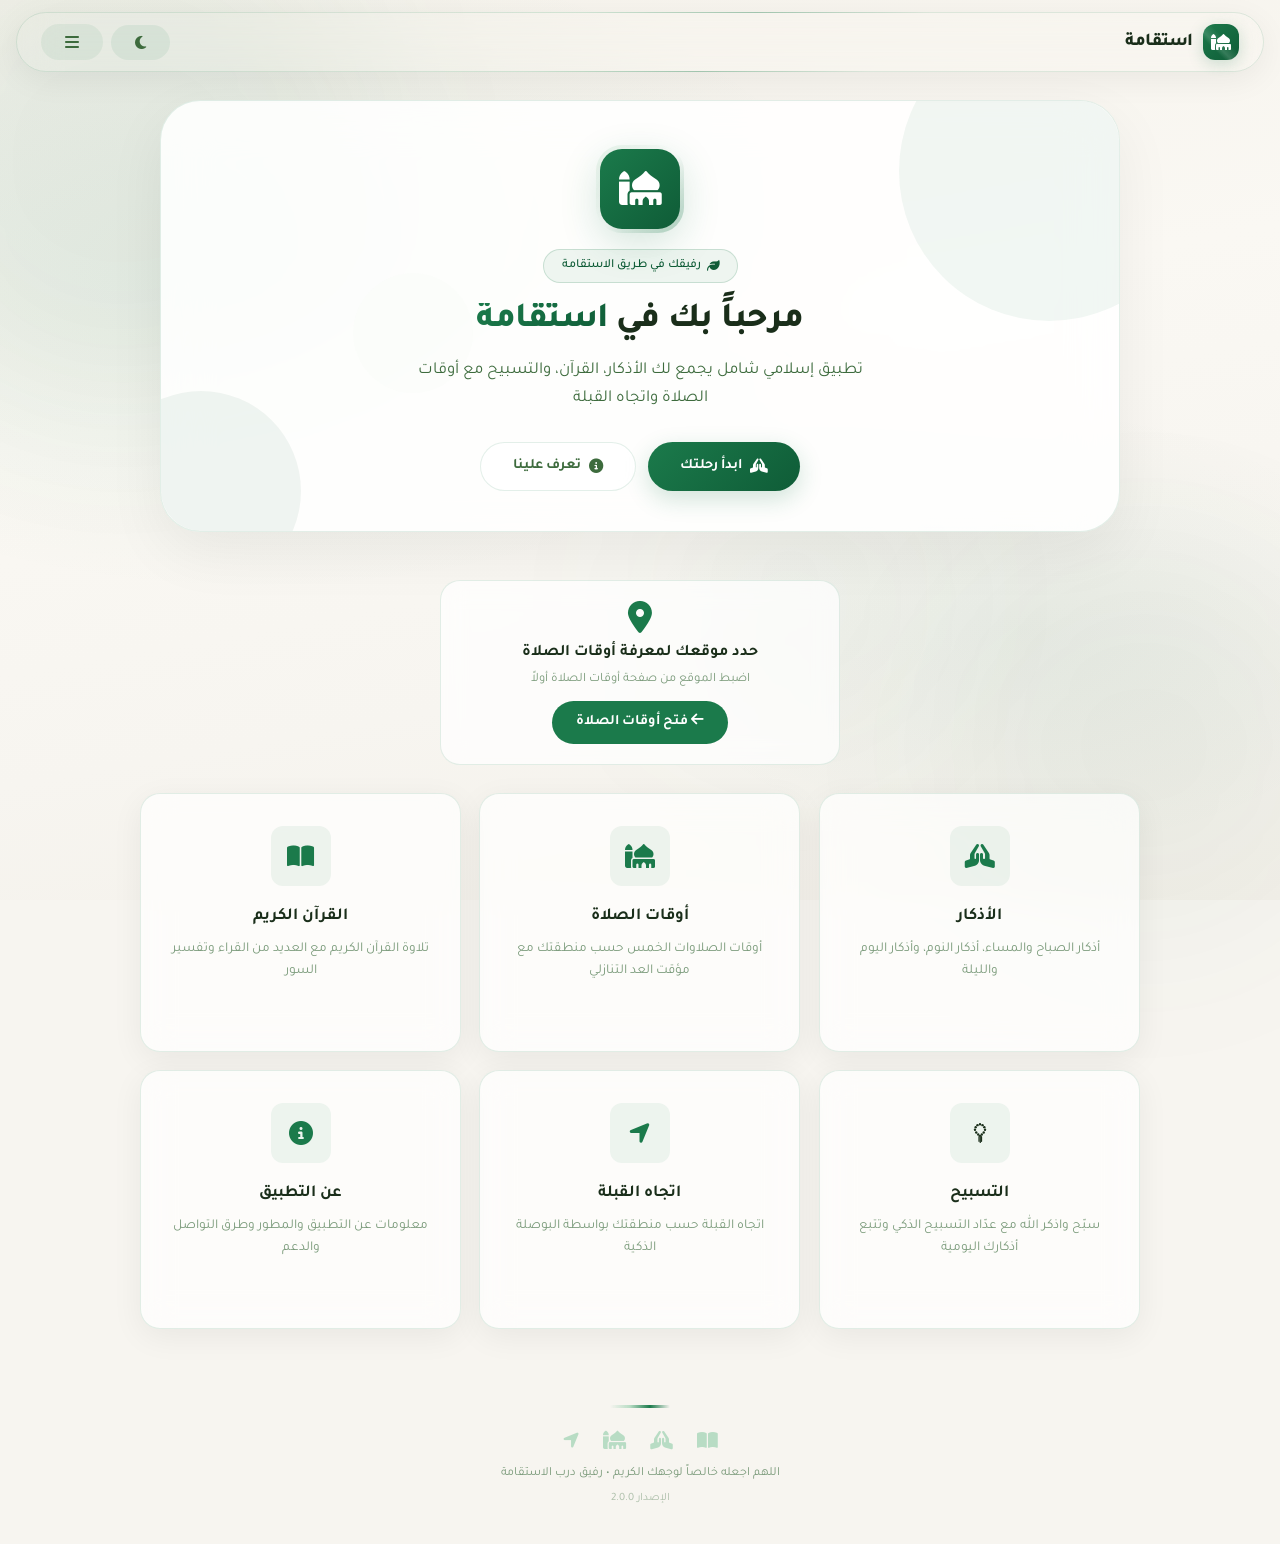
<file: index.html>
﻿<!doctype html>
<html lang="ar" dir="rtl">
  <head>
    <meta charset="UTF-8" />
    <meta
      name="viewport"
      content="width=device-width, initial-scale=1.0, viewport-fit=cover"
    />
    <title>استقامة - تطبيق إسلامي شامل</title>

    <!-- رابط ملف Manifest التطبيق -->
    <link rel="manifest" href="manifest.json" />

    <!-- أيقونات التطبيق لأنظمة مختلفة -->
    <link rel="apple-touch-icon" href="icons/icon-192.png" />
    <meta name="apple-mobile-web-app-capable" content="yes" />
    <meta
      name="apple-mobile-web-app-status-bar-style"
      content="black-translucent"
    />
    <meta name="apple-mobile-web-app-title" content="استقامة" />

    <!-- ألوان التطبيق -->
    <meta name="theme-color" content="#1B7A4B" />
    <meta name="msapplication-TileColor" content="#1B7A4B" />

    <!-- Font Awesome -->
    <link
      rel="stylesheet"
      href="https://cdnjs.cloudflare.com/ajax/libs/font-awesome/6.4.0/css/all.min.css"
    />

    <!-- التصميم الموحد -->
    <link rel="stylesheet" href="assets/css/styles.css" />

    <style>
      * {
        -webkit-user-select: none;
        -moz-user-select: none;
        -ms-user-select: none;
        user-select: none;
        -webkit-touch-callout: none;
        -webkit-tap-highlight-color: transparent;
      }
      .hero {
        position: relative;
        text-align: center;
        padding: 40px 20px 20px;
        max-width: 1000px;
        margin: 0 auto;
      }
      .hero-card {
        position: relative;
        padding: 48px 32px 40px;
        background: var(--glass-bg-strong);
        backdrop-filter: blur(24px) saturate(1.6);
        -webkit-backdrop-filter: blur(24px) saturate(1.6);
        border-radius: var(--radius-xl);
        border: 1px solid var(--glass-border);
        box-shadow: 0 20px 60px rgba(0, 0, 0, 0.06);
        overflow: hidden;
      }
      .hero-card::before {
        content: "";
        position: absolute;
        inset: -1px;
        border-radius: var(--radius-xl);
        padding: 1px;
        background: linear-gradient(
          135deg,
          transparent 20%,
          var(--primary-lighter),
          var(--primary),
          transparent 60%
        );
        -webkit-mask:
          linear-gradient(#fff 0 0) content-box,
          linear-gradient(#fff 0 0);
        -webkit-mask-composite: xor;
        mask-composite: exclude;
        opacity: 0.5;
        pointer-events: none;
      }
      .hero-card-bg {
        position: absolute;
        inset: 0;
        overflow: hidden;
        border-radius: var(--radius-xl);
        pointer-events: none;
      }
      .hero-card-bg .shape {
        position: absolute;
        border-radius: 50%;
        opacity: 0.06;
      }
      .hero-card-bg .shape-1 {
        width: 300px;
        height: 300px;
        background: var(--primary);
        top: -80px;
        right: -80px;
        animation: shapeFloat1 12s ease-in-out infinite;
      }
      .hero-card-bg .shape-2 {
        width: 200px;
        height: 200px;
        background: var(--primary-dark);
        bottom: -60px;
        left: -60px;
        animation: shapeFloat2 15s ease-in-out infinite;
      }
      .hero-card-bg .shape-3 {
        width: 120px;
        height: 120px;
        background: var(--primary-light);
        top: 40%;
        left: 20%;
        animation: shapeFloat3 10s ease-in-out infinite;
      }
      @keyframes shapeFloat1 {
        0%,
        100% {
          transform: translate(0, 0) scale(1);
        }
        50% {
          transform: translate(-20px, 20px) scale(1.1);
        }
      }
      @keyframes shapeFloat2 {
        0%,
        100% {
          transform: translate(0, 0) scale(1);
        }
        50% {
          transform: translate(25px, -15px) scale(1.15);
        }
      }
      @keyframes shapeFloat3 {
        0%,
        100% {
          transform: translate(0, 0) scale(1);
        }
        50% {
          transform: translate(-10px, -30px) scale(1.2);
        }
      }
      .hero-content {
        position: relative;
        z-index: 1;
      }
      .hero-icon-wrap {
        width: 80px;
        height: 80px;
        margin: 0 auto 20px;
        background: linear-gradient(
          135deg,
          var(--primary),
          var(--primary-dark)
        );
        border-radius: 22px;
        display: flex;
        align-items: center;
        justify-content: center;
        color: white;
        font-size: 34px;
        box-shadow: 0 12px 40px var(--primary-glow);
        animation: heroBounce 3s ease-in-out infinite;
        position: relative;
      }
      .hero-icon-wrap::after {
        content: "";
        position: absolute;
        inset: -4px;
        border-radius: 26px;
        background: linear-gradient(
          135deg,
          var(--primary-lighter),
          transparent,
          var(--primary)
        );
        z-index: -1;
        opacity: 0.3;
        animation: heroPulse 3s ease-in-out infinite;
      }
      @keyframes heroBounce {
        0%,
        100% {
          transform: translateY(0);
        }
        50% {
          transform: translateY(-10px);
        }
      }
      @keyframes heroPulse {
        0%,
        100% {
          opacity: 0.3;
          transform: scale(1);
        }
        50% {
          opacity: 0.6;
          transform: scale(1.05);
        }
      }
      .hero-badge {
        display: inline-flex;
        align-items: center;
        gap: 6px;
        padding: 6px 18px;
        border-radius: var(--radius-full);
        font-size: 0.78rem;
        font-weight: 500;
        color: var(--primary-dark);
        background: var(--primary-soft);
        border: 1px solid var(--border-medium);
        margin-bottom: 16px;
      }
      .hero h2 {
        font-size: 2.2rem;
        font-weight: 800;
        color: var(--text-primary);
        margin-bottom: 12px;
        letter-spacing: -0.5px;
        line-height: 1.3;
      }
      .hero h2 .highlight {
        background: linear-gradient(
          135deg,
          var(--primary),
          var(--primary-dark)
        );
        -webkit-background-clip: text;
        background-clip: text;
        color: transparent;
      }
      .hero p {
        color: var(--text-secondary);
        font-size: 1.05rem;
        max-width: 480px;
        margin: 0 auto;
        line-height: 1.7;
      }
      .hero-actions {
        display: flex;
        justify-content: center;
        gap: 12px;
        margin-top: 28px;
        flex-wrap: wrap;
      }
      .hero-btn {
        padding: 12px 32px;
        border-radius: var(--radius-full);
        font-family: "Tajawal", sans-serif;
        font-weight: 600;
        font-size: 0.9rem;
        cursor: pointer;
        transition: var(--transition);
        text-decoration: none;
        display: inline-flex;
        align-items: center;
        gap: 8px;
      }
      .hero-btn-primary {
        background: linear-gradient(
          135deg,
          var(--primary),
          var(--primary-dark)
        );
        color: white;
        border: none;
        box-shadow: 0 8px 24px var(--primary-glow);
      }
      .hero-btn-primary:hover {
        transform: translateY(-3px);
        box-shadow: 0 12px 36px var(--primary-glow-strong);
      }
      .hero-btn-secondary {
        background: var(--glass-bg);
        backdrop-filter: blur(8px);
        border: 1px solid var(--glass-border);
        color: var(--text-secondary);
      }
      .hero-btn-secondary:hover {
        background: var(--glass-bg-strong);
        border-color: var(--primary);
        color: var(--primary-dark);
        transform: translateY(-3px);
      }
      .stats-section {
        max-width: 1000px;
        margin: 28px auto 0;
        padding: 0 20px;
      }
      .stats-grid {
        display: grid;
        grid-template-columns: 2.2fr 1fr;
        gap: 12px;
      }
      .stat-card {
        text-align: center;
        padding: 24px 16px 20px;
        background: var(--glass-bg);
        backdrop-filter: blur(16px) saturate(1.4);
        -webkit-backdrop-filter: blur(16px) saturate(1.4);
        border-radius: var(--radius-md);
        border: 1px solid var(--glass-border);
        box-shadow: var(--glass-shadow);
        transition: var(--transition);
      }
      .stat-card:hover {
        transform: translateY(-4px);
        box-shadow: var(--glass-shadow-hover);
      }
      .stat-hero {
        padding: 20px 16px 16px;
        position: relative;
        overflow: hidden;
      }
      .stat-hero::before {
        content: "";
        position: absolute;
        inset: 0;
        background: radial-gradient(
          ellipse at 30% 50%,
          rgba(27, 122, 75, 0.06) 0%,
          transparent 70%
        );
        pointer-events: none;
      }
      .stat-next-label {
        font-size: 0.72rem;
        color: var(--text-muted);
        font-weight: 600;
        letter-spacing: 0.5px;
        margin-bottom: 4px;
      }
      .stat-prayer-name {
        font-size: 1.6rem;
        font-weight: 800;
        color: var(--primary);
        line-height: 1.3;
      }
      .stat-countdown {
        font-size: 2.4rem;
        font-weight: 800;
        font-variant-numeric: tabular-nums;
        background: linear-gradient(
          135deg,
          var(--primary),
          var(--primary-dark)
        );
        -webkit-background-clip: text;
        background-clip: text;
        color: transparent;
        line-height: 1.2;
        margin: 4px 0 2px;
        direction: ltr;
      }
      .stat-prayer-time {
        font-size: 0.85rem;
        color: var(--text-secondary);
        font-weight: 500;
      }
      .stat-location {
        font-size: 0.65rem;
        color: var(--text-muted);
        margin-top: 6px;
        white-space: nowrap;
        overflow: hidden;
        text-overflow: ellipsis;
      }
      .stat-number {
        font-size: 1.6rem;
        font-weight: 800;
        background: linear-gradient(
          135deg,
          var(--primary),
          var(--primary-dark)
        );
        -webkit-background-clip: text;
        background-clip: text;
        color: transparent;
        line-height: 1.2;
      }
      .stat-label {
        font-size: 0.78rem;
        color: var(--text-muted);
        margin-top: 6px;
        font-weight: 500;
      }
      .stat-gregorian {
        font-size: 0.7rem;
        color: var(--text-muted);
        margin-top: 4px;
      }
      .prayer-times-row {
        display: grid;
        grid-template-columns: repeat(5, 1fr);
        gap: 8px;
        margin-top: 10px;
        padding: 0 20px;
        max-width: 1000px;
        margin-left: auto;
        margin-right: auto;
      }
      .pt-item {
        text-align: center;
        background: var(--glass-bg);
        backdrop-filter: blur(12px) saturate(1.3);
        -webkit-backdrop-filter: blur(12px) saturate(1.3);
        border-radius: var(--radius-sm);
        border: 1px solid var(--glass-border);
        padding: 10px 4px 8px;
        transition: var(--transition);
      }
      .pt-item.pt-next {
        background: var(--primary);
        border-color: var(--primary);
        color: white;
      }
      .pt-item.pt-next .pt-label,
      .pt-item.pt-next .pt-time {
        color: white;
      }
      .pt-label {
        display: block;
        font-size: 0.68rem;
        color: var(--text-muted);
        font-weight: 600;
        margin-bottom: 3px;
      }
      .pt-time {
        display: block;
        font-size: 0.95rem;
        font-weight: 700;
        color: var(--text-primary);
        direction: ltr;
      }
      .location-cta {
        text-align: center;
        margin: 20px auto 0;
        max-width: 400px;
        padding: 20px;
        background: var(--glass-bg);
        backdrop-filter: blur(12px);
        border-radius: var(--radius-md);
        border: 1px solid var(--glass-border);
      }
      .location-cta a {
        display: inline-block;
        margin-top: 10px;
        padding: 10px 24px;
        background: var(--primary);
        color: white;
        border-radius: var(--radius-full);
        text-decoration: none;
        font-weight: 600;
        font-size: 0.9rem;
      }
      .quick-btn {
        display: flex;
        flex-direction: column;
        align-items: center;
        gap: 8px;
        padding: 18px 8px 14px;
        background: var(--glass-bg);
        backdrop-filter: blur(12px) saturate(1.3);
        -webkit-backdrop-filter: blur(12px) saturate(1.3);
        border: 1px solid var(--glass-border);
        border-radius: var(--radius-md);
        cursor: pointer;
        transition: var(--transition);
        text-decoration: none;
        color: var(--text-secondary);
        box-shadow: var(--glass-shadow);
        transform-style: preserve-3d;
      }
      .quick-btn:hover {
        transform: translateY(-6px);
        border-color: var(--primary);
        box-shadow: 0 16px 40px rgba(27, 122, 75, 0.12);
        color: var(--primary-dark);
      }
      .quick-btn:active {
        transform: scale(0.95);
      }
      .quick-btn .qb-icon {
        width: 46px;
        height: 46px;
        border-radius: var(--radius-sm);
        display: flex;
        align-items: center;
        justify-content: center;
        font-size: 1.2rem;
        color: var(--primary);
        background: var(--primary-soft);
        transition: var(--transition);
      }
      .quick-btn:hover .qb-icon {
        background: linear-gradient(
          135deg,
          var(--primary),
          var(--primary-dark)
        );
        color: white;
        transform: scale(1.1);
        box-shadow: 0 8px 24px var(--primary-glow);
      }
      .quick-btn span {
        font-size: 0.68rem;
        font-weight: 600;
      }
      .features {
        display: grid;
        grid-template-columns: repeat(auto-fit, minmax(280px, 1fr));
        gap: 18px;
        padding: 28px 20px 0;
        max-width: 1040px;
        margin: 0 auto;
      }
      .feature-card {
        position: relative;
        padding: 32px 24px 28px;
        background: var(--glass-bg);
        backdrop-filter: blur(16px) saturate(1.3);
        -webkit-backdrop-filter: blur(16px) saturate(1.3);
        border-radius: var(--radius-md);
        border: 1px solid var(--glass-border);
        text-align: center;
        cursor: pointer;
        transition: var(--transition);
        box-shadow: var(--glass-shadow);
        transform-style: preserve-3d;
        overflow: hidden;
      }
      .feature-card::before {
        content: "";
        position: absolute;
        top: 0;
        left: 0;
        right: 0;
        height: 3px;
        background: linear-gradient(
          90deg,
          transparent,
          var(--primary),
          var(--primary-light),
          var(--primary),
          transparent
        );
        opacity: 0;
        transition: opacity 0.4s ease;
      }
      .feature-card:hover::before {
        opacity: 1;
      }
      .feature-card:hover {
        transform: translateY(-6px);
        border-color: var(--border-medium);
        box-shadow: 0 20px 48px rgba(27, 122, 75, 0.1);
      }
      .feature-card .icon-wrap {
        width: 60px;
        height: 60px;
        margin: 0 auto 18px;
        border-radius: var(--radius-sm);
        display: flex;
        align-items: center;
        justify-content: center;
        background: var(--primary-soft);
        transition: var(--transition);
      }
      .feature-card:hover .icon-wrap {
        background: linear-gradient(
          135deg,
          var(--primary),
          var(--primary-dark)
        );
        transform: scale(1.1) translateZ(20px);
        box-shadow: 0 8px 24px var(--primary-glow);
      }
      .feature-card i {
        font-size: 24px;
        color: var(--primary);
        transition: var(--transition);
      }
      .feature-card:hover i {
        color: white;
      }
      .feature-card h3 {
        color: var(--text-primary);
        margin-bottom: 8px;
        font-size: 1.05rem;
        font-weight: 700;
      }
      .feature-card p {
        color: var(--text-muted);
        font-size: 0.85rem;
        line-height: 1.6;
      }
      .feature-card .card-link {
        display: inline-flex;
        align-items: center;
        gap: 6px;
        margin-top: 16px;
        font-size: 0.78rem;
        color: var(--primary);
        font-weight: 600;
        opacity: 0;
        transform: translateX(-10px);
        transition: var(--transition);
      }
      .feature-card:hover .card-link {
        opacity: 1;
        transform: translateX(0);
      }
      .home-footer {
        max-width: 1000px;
        margin: 48px auto 0;
        padding: 28px 20px 36px;
        text-align: center;
      }
      .home-footer .divider {
        width: 60px;
        height: 3px;
        margin: 0 auto 24px;
        background: linear-gradient(
          90deg,
          transparent,
          var(--primary-lighter),
          var(--primary),
          transparent
        );
        border-radius: 10px;
      }
      .home-footer p {
        color: var(--text-muted);
        font-size: 0.78rem;
      }
      .home-footer .footer-icons {
        display: flex;
        justify-content: center;
        gap: 24px;
        margin-bottom: 14px;
      }
      .home-footer .footer-icons i {
        font-size: 1.15rem;
        color: var(--primary-lighter);
        transition: var(--transition);
        cursor: default;
      }
      .home-footer .footer-icons i:hover {
        color: var(--primary);
        transform: translateY(-2px);
      }
      #links-menu a[href="index.html"] {
        background: var(--primary-soft);
        border-right: 3px solid var(--primary);
        color: var(--primary-dark);
        font-weight: 700;
      }
      #links-menu a[href="index.html"] .link-circle {
        background: var(--primary);
        color: white;
        border-color: var(--primary);
      }
      @media (max-width: 768px) {
        .hero {
          padding: 24px 12px 12px;
        }
        .hero-card {
          padding: 36px 20px 32px;
          border-radius: var(--radius-lg);
        }
        .hero h2 {
          font-size: 1.6rem;
        }
        .hero p {
          font-size: 0.92rem;
        }
        .hero-icon-wrap {
          width: 64px;
          height: 64px;
          font-size: 26px;
          border-radius: 18px;
        }
        .hero-btn {
          padding: 10px 24px;
          font-size: 0.82rem;
        }
        .stats-grid {
          grid-template-columns: 1fr 1fr;
          gap: 10px;
        }
        .stat-hero {
          grid-column: 1/-1;
        }
        .stat-countdown {
          font-size: 2rem;
        }
        .stat-prayer-name {
          font-size: 1.4rem;
        }
        .stat-card {
          padding: 18px 12px 16px;
        }
        .prayer-times-row {
          grid-template-columns: repeat(5, 1fr);
          gap: 6px;
          padding: 0 12px;
        }
        .pt-item {
          padding: 8px 2px 6px;
        }
        .pt-time {
          font-size: 0.85rem;
        }
        .quick-btn {
          padding: 14px 6px 12px;
        }
        .quick-btn .qb-icon {
          width: 40px;
          height: 40px;
          font-size: 1rem;
        }
        .features {
          grid-template-columns: 1fr;
          padding: 20px 14px 0;
          gap: 14px;
        }
        .feature-card {
          padding: 24px 18px 22px;
        }
      }
      @media (max-width: 480px) {
        .hero-card {
          padding: 28px 16px 24px;
        }
        .hero h2 {
          font-size: 1.4rem;
        }
        .quick-btn .qb-icon {
          width: 34px;
          height: 34px;
          font-size: 0.9rem;
        }
        .quick-btn span {
          font-size: 0.6rem;
        }
        .stats-grid {
          grid-template-columns: 1fr;
        }
        .stat-countdown {
          font-size: 1.8rem;
        }
        .prayer-times-row {
          grid-template-columns: repeat(3, 1fr);
        }
        .pt-item:nth-child(4),
        .pt-item:nth-child(5) {
          display: none;
        }
        .pt-time {
          font-size: 0.8rem;
        }
        .pt-label {
          font-size: 0.62rem;
        }
      }
    </style>
    <style>
      #page-loader {
        position: fixed;
        inset: 0;
        z-index: 999999;
        display: flex;
        align-items: center;
        justify-content: center;
        background: #f5f1ea;
        transition:
          opacity 0.5s ease,
          visibility 0.5s ease;
      }
      #page-loader.hidden {
        opacity: 0;
        visibility: hidden;
        pointer-events: none;
      }
      .loader-ring {
        width: 44px;
        height: 44px;
        border-radius: 50%;
        border: 3px solid rgba(201, 160, 61, 0.12);
        border-top-color: #1b7a4b;
        border-right-color: #c9a03d;
        animation: loaderSpin 0.85s cubic-bezier(0.4, 0, 0.2, 1) infinite;
        box-shadow: 0 0 30px rgba(27, 122, 75, 0.06);
      }
      @keyframes loaderSpin {
        to {
          transform: rotate(360deg);
        }
      }
      [data-theme="dark"] #page-loader {
        background: #0e2017;
      }
    </style>
  </head>
  <body>
    <div id="page-loader"><div class="loader-ring"></div></div>
    <!-- Floating Orbs (background decoration) -->
    <div class="orb orb-1"></div>
    <div class="orb orb-2"></div>
    <div class="orb orb-3"></div>

    <!-- خلفية القائمة -->
    <div id="overlay" onclick="closeMenu()"></div>

    <!-- القائمة الجانبية -->
    <div id="links-menu">
      <div class="menu-header-area">
        <div class="menu-logo"><i class="fa-solid fa-mosque"></i></div>
        <span class="menu-title">استقامة</span>
        <button class="menu-close-btn" onclick="closeMenu()">
          <i class="fa-solid fa-xmark"></i>
        </button>
      </div>
      <a href="index.html" class="link-item" onclick="closeMenu()">
        <div class="link-circle"><i class="fa-solid fa-house"></i></div>
        الرئيسية
      </a>
      <a href="azkar.html" class="link-item" onclick="closeMenu()">
        <div class="link-circle"><i class="fa-solid fa-hands-praying"></i></div>
        الأذكار
      </a>
      <a href="quran.html" class="link-item" onclick="closeMenu()">
        <div class="link-circle"><i class="fa-solid fa-book-open"></i></div>
        القرآن
      </a>
      <a href="prayertime.html" class="link-item" onclick="closeMenu()">
        <div class="link-circle"><i class="fa-solid fa-mosque"></i></div>
        أوقات الصلاة
      </a>
      <a href="rosary.html" class="link-item" onclick="closeMenu()">
        <div class="link-circle"><svg viewBox="0 0 24 24" width="18" height="26" fill="none" xmlns="http://www.w3.org/2000/svg" aria-hidden="true"><g fill="currentColor"><circle cx="12" cy="4.7" r="1.65"/><circle cx="12" cy="8.15" r="1.3"/><circle cx="12" cy="11.3" r="1.3"/><circle cx="12" cy="14.45" r="1.3"/><rect x="10.85" y="15.85" width="2.3" height="1.05" rx="0.52"/></g><g stroke="currentColor" stroke-width="1.25" stroke-linecap="round"><path d="M11 17V20.4"/><path d="M12.25 17V21"/><path d="M13.5 17V20.4"/></g></svg></div>
        التسبيح
      </a>
      <a href="qipla-direction.html" class="link-item" onclick="closeMenu()">
        <div class="link-circle">
          <i class="fa-solid fa-location-arrow"></i>
        </div>
        اتجاه القبلة
      </a>
      <a href="about.html" class="link-item" onclick="closeMenu()">
        <div class="link-circle"><i class="fa-solid fa-circle-info"></i></div>
        حول التطبيق
      </a>
    </div>

    <!-- الهيدر -->
    <header class="main-header">
      <div class="logo-area">
        <div class="logo-icon-wrapper">
          <i class="fa-solid fa-mosque"></i>
        </div>
        <h1>استقامة</h1>
      </div>
      <div class="header-actions">
        <button
          class="theme-toggle"
          id="themeToggle"
          onclick="toggleTheme()"
          title="الوضع الليلي / النهاري"
        >
          <i class="fa-solid fa-moon"></i>
        </button>
        <button class="header-btn" onclick="toggleMenu()">
          <i class="fa-solid fa-bars"></i>
        </button>
      </div>
    </header>

    <!-- المحتوى الرئيسي -->
    <div class="hero">
      <div class="hero-card">
        <div class="hero-card-bg">
          <div class="shape shape-1"></div>
          <div class="shape shape-2"></div>
          <div class="shape shape-3"></div>
        </div>
        <div class="hero-content">
          <div class="hero-icon-wrap">
            <i class="fa-solid fa-mosque"></i>
          </div>
          <div class="hero-badge">
            <i class="fa-solid fa-leaf"></i>
            رفيقك في طريق الاستقامة
          </div>
          <h2>مرحباً بك في <span class="highlight">استقامة</span></h2>
          <p>
            تطبيق إسلامي شامل يجمع لك الأذكار، القرآن، والتسبيح مع
            أوقات الصلاة واتجاه القبلة
          </p>
          <div class="hero-actions">
            <a href="azkar.html" class="hero-btn hero-btn-primary">
              <i class="fa-solid fa-hands-praying"></i>
              ابدأ رحلتك
            </a>
            <a href="about.html" class="hero-btn hero-btn-secondary">
              <i class="fa-solid fa-circle-info"></i>
              تعرف علينا
            </a>
          </div>
        </div>
      </div>
    </div>

    <!-- الإحصائيات المباشرة -->
    <div class="stats-section" id="liveStats">
      <div class="stats-grid">
        <div class="stat-card stat-hero" id="nextPrayerCard">
          <div class="stat-next-label">الصلاة القادمة</div>
          <div class="stat-prayer-name" id="prayerName">--</div>
          <div class="stat-countdown" id="prayerCountdown">--:--:--</div>
          <div class="stat-prayer-time" id="prayerTime">--:--</div>
          <div class="stat-location" id="prayerLocation"></div>
        </div>
        <div class="stat-card" id="hijriCard">
          <div class="stat-number" id="hijriDate">--</div>
          <div class="stat-label">التاريخ الهجري</div>
          <div class="stat-gregorian" id="gregorianDate"></div>
        </div>
      </div>
      <div class="prayer-times-row" id="prayerTimesRow">
        <div class="pt-item">
          <span class="pt-label">الفجر</span
          ><span class="pt-time" id="pt-Fajr">--:--</span>
        </div>
        <div class="pt-item">
          <span class="pt-label">الظهر</span
          ><span class="pt-time" id="pt-Dhuhr">--:--</span>
        </div>
        <div class="pt-item">
          <span class="pt-label">العصر</span
          ><span class="pt-time" id="pt-Asr">--:--</span>
        </div>
        <div class="pt-item">
          <span class="pt-label">المغرب</span
          ><span class="pt-time" id="pt-Maghrib">--:--</span>
        </div>
        <div class="pt-item">
          <span class="pt-label">العشاء</span
          ><span class="pt-time" id="pt-Isha">--:--</span>
        </div>
      </div>
    </div>

    <!-- بطاقات المميزات -->
    <div class="features">
      <div
        class="feature-card tilt-card"
        onclick="location.href = 'azkar.html'"
      >
        <div class="icon-wrap"><i class="fa-solid fa-hands-praying"></i></div>
        <h3>الأذكار</h3>
        <p>أذكار الصباح والمساء، أذكار النوم، وأذكار اليوم والليلة</p>
        <div class="card-link">
          تصفح الأذكار <i class="fa-solid fa-arrow-left"></i>
        </div>
      </div>
      <div
        class="feature-card tilt-card"
        onclick="location.href = 'prayertime.html'"
      >
        <div class="icon-wrap"><i class="fa-solid fa-mosque"></i></div>
        <h3>أوقات الصلاة</h3>
        <p>أوقات الصلاوات الخمس حسب منطقتك مع مؤقت العد التنازلي</p>
        <div class="card-link">
          عرض الأوقات <i class="fa-solid fa-arrow-left"></i>
        </div>
      </div>
      <div
        class="feature-card tilt-card"
        onclick="location.href = 'quran.html'"
      >
        <div class="icon-wrap"><i class="fa-solid fa-book-open"></i></div>
        <h3>القرآن الكريم</h3>
        <p>تلاوة القرآن الكريم مع العديد من القراء وتفسير السور</p>
        <div class="card-link">
          ابدأ القراءة <i class="fa-solid fa-arrow-left"></i>
        </div>
      </div>
      <div
        class="feature-card tilt-card"
        onclick="location.href = 'rosary.html'"
      >
        <div class="icon-wrap"><svg viewBox="0 0 24 24" width="26" height="26" fill="none" xmlns="http://www.w3.org/2000/svg" aria-hidden="true"><g fill="currentColor"><circle cx="12" cy="3.9" r="1.1"/><circle cx="14.35" cy="4.75" r="1.1"/><circle cx="16" cy="6.6" r="1.1"/><circle cx="16.65" cy="9" r="1.1"/><circle cx="15.45" cy="11.55" r="1.1"/><circle cx="13.65" cy="13.4" r="1.1"/><circle cx="10.35" cy="13.4" r="1.1"/><circle cx="8.55" cy="11.55" r="1.1"/><circle cx="7.35" cy="9" r="1.1"/><circle cx="8" cy="6.6" r="1.1"/><circle cx="9.65" cy="4.75" r="1.1"/><rect x="10.85" y="13.9" width="2.3" height="1.5" rx="0.6"/></g><g stroke="currentColor" stroke-width="1.15" stroke-linecap="round"><path d="M11.1 15.4V19.7"/><path d="M12.25 15.4V20.7"/><path d="M13.4 15.4V19.7"/></g></svg></div>
        <h3>التسبيح</h3>
        <p>سبّح واذكر الله مع عدّاد التسبيح الذكي وتتبع أذكارك اليومية</p>
        <div class="card-link">
          ابدأ التسبيح <i class="fa-solid fa-arrow-left"></i>
        </div>
      </div>
      <div
        class="feature-card tilt-card"
        onclick="location.href = 'qipla-direction.html'"
      >
        <div class="icon-wrap"><i class="fa-solid fa-location-arrow"></i></div>
        <h3>اتجاه القبلة</h3>
        <p>اتجاه القبلة حسب منطقتك بواسطة البوصلة الذكية</p>
        <div class="card-link">
          حدد الاتجاه <i class="fa-solid fa-arrow-left"></i>
        </div>
      </div>
      <div
        class="feature-card tilt-card"
        onclick="location.href = 'about.html'"
      >
        <div class="icon-wrap"><i class="fa-solid fa-circle-info"></i></div>
        <h3>عن التطبيق</h3>
        <p>معلومات عن التطبيق والمطور وطرق التواصل والدعم</p>
        <div class="card-link">
          عرض المعلومات <i class="fa-solid fa-arrow-left"></i>
        </div>
      </div>
    </div>

    <!-- التذييل -->
    <div class="home-footer">
      <div class="divider"></div>
      <div class="footer-icons">
        <i class="fa-solid fa-book-open"></i>
        <i class="fa-solid fa-hands-praying"></i>
        <i class="fa-solid fa-mosque"></i>
        <i class="fa-solid fa-location-arrow"></i>
      </div>
      <p>اللهم اجعله خالصاً لوجهك الكريم • رفيق درب الاستقامة</p>
      <p style="margin-top: 6px; font-size: 0.7rem; opacity: 0.6">
        الإصدار 2.0.0
      </p>
    </div>

    <script>
      (function () {
        var s = localStorage.getItem("istiqamah-theme");
        if (
          s === "dark" ||
          (!s && window.matchMedia("(prefers-color-scheme:dark)").matches)
        )
          document.documentElement.setAttribute("data-theme", "dark");
      })();
      function toggleTheme() {
        var h = document.documentElement,
          b = document.getElementById("themeToggle"),
          d = h.getAttribute("data-theme") === "dark";
        if (d) {
          h.removeAttribute("data-theme");
          localStorage.setItem("istiqamah-theme", "light");
          if (b) b.innerHTML = '<i class="fa-solid fa-moon"></i>';
        } else {
          h.setAttribute("data-theme", "dark");
          localStorage.setItem("istiqamah-theme", "dark");
          if (b) b.innerHTML = '<i class="fa-solid fa-sun"></i>';
        }
      }
      (function () {
        var b = document.getElementById("themeToggle");
        if (b) {
          var d =
            document.documentElement.getAttribute("data-theme") === "dark";
          b.innerHTML = d
            ? '<i class="fa-solid fa-sun"></i>'
            : '<i class="fa-solid fa-moon"></i>';
        }
      })();
      function toggleMenu() {
        var m = document.getElementById("links-menu"),
          o = document.getElementById("overlay");
        m.style.left = "0";
        o.style.display = "block";
        setTimeout(function () {
          o.classList.add("show");
        }, 10);
      }
      function closeMenu() {
        var m = document.getElementById("links-menu"),
          o = document.getElementById("overlay");
        m.style.left = "-100%";
        o.classList.remove("show");
        setTimeout(function () {
          o.style.display = "none";
        }, 300);
      }
      (function () {
        var c = document.querySelectorAll(".tilt-card");
        if (!c.length) return;
        c.forEach(function (card) {
          card.addEventListener("mousemove", function (e) {
            var r = card.getBoundingClientRect(),
              x = e.clientX - r.left,
              y = e.clientY - r.top,
              cx = r.width / 2,
              cy = r.height / 2;
            card.style.transform =
              "perspective(800px) rotateX(" +
              ((y - cy) / cy) * -5 +
              "deg) rotateY(" +
              ((x - cx) / cx) * 5 +
              "deg) translateY(-4px)";
          });
          card.addEventListener("mouseleave", function () {
            card.style.transform = "";
          });
        });
      })();
      (function () {
        var pn = {
            Fajr: "الفجر",
            Sunrise: "الشروق",
            Dhuhr: "الظهر",
            Asr: "العصر",
            Maghrib: "المغرب",
            Isha: "العشاء",
          },
          o = ["Fajr", "Dhuhr", "Asr", "Maghrib", "Isha"],
          cdI;
        function pad(n) {
          return n < 10 ? "0" + n : n;
        }
        function loadCached() {
          try {
            var r = localStorage.getItem("prayerTimingsCache");
            if (!r) return null;
            var d = JSON.parse(r),
              t = Math.floor(
                (Date.now() - new Date(new Date().getFullYear(), 0, 0)) / 864e5,
              ),
              c = Math.floor(
                (new Date(d.date).getTime() -
                  new Date(new Date().getFullYear(), 0, 0)) /
                  864e5,
              );
            if (c === t) return d;
          } catch (_) {}
          return null;
        }
        function fetchTimes(lat, lng) {
          return fetch(
            "https://api.aladhan.com/v1/timings?latitude=" +
              lat +
              "&longitude=" +
              lng +
              "&method=4",
          )
            .then(function (r) {
              return r.json();
            })
            .then(function (d) {
              if (d && d.data && d.data.timings) {
                var c = {
                  lat: lat,
                  lng: lng,
                  timings: d.data.timings,
                  date: new Date().toISOString(),
                };
                if (d.data.date) {
                  c.hijri = d.data.date.hijri;
                  c.readable = d.data.date.readable;
                }
                try {
                  localStorage.setItem("prayerTimingsCache", JSON.stringify(c));
                } catch (_) {}
                return c;
              }
              return null;
            });
        }
        function updateDisplay(data) {
          var t = data && data.timings;
          if (!t) {
            document.getElementById("liveStats").innerHTML =
              '<div class="location-cta"><i class="fa-solid fa-location-dot" style="font-size:2rem;color:var(--primary);display:block;margin-bottom:8px"></i><div style="font-weight:600;color:var(--text-primary)">حدد موقعك لمعرفة أوقات الصلاة</div><div style="font-size:0.8rem;color:var(--text-muted);margin-top:4px">اضبط الموقع من صفحة أوقات الصلاة أولاً</div><a href="prayertime.html"><i class="fa-solid fa-arrow-left"></i> فتح أوقات الصلاة</a></div>';
            return;
          }
          var h = data.hijri;
          if (h) {
            document.getElementById("hijriDate").textContent =
              h.day + " " + h.month.ar + " " + h.year;
            document.getElementById("gregorianDate").textContent =
              data.readable || "";
          }
          o.forEach(function (k) {
            var el = document.getElementById("pt-" + k);
            if (el && t[k]) el.textContent = t[k];
          });
          var sl = null;
          try {
            sl = JSON.parse(localStorage.getItem("prayerLocation"));
          } catch (_) {}
          if (sl && sl.address)
            document.getElementById("prayerLocation").textContent = sl.address;
          updateNextPrayer(t);
          if (cdI) clearInterval(cdI);
          cdI = setInterval(function () {
            updateNextPrayer(t);
          }, 1000);
        }
        function updateNextPrayer(t) {
          if (!t) return;
          var n = new Date(),
            cs = n.getHours() * 3600 + n.getMinutes() * 60 + n.getSeconds(),
            nk = null,
            ns = null;
          for (var i = 0; i < o.length; i++) {
            var p = t[o[i]].split(":").map(Number),
              ts = p[0] * 3600 + p[1] * 60;
            if (ts > cs) {
              nk = o[i];
              ns = ts;
              break;
            }
          }
          if (!nk) {
            nk = o[0];
            ns = 0;
          }
          document.getElementById("prayerName").textContent = pn[nk];
          document.getElementById("prayerTime").textContent = "موعدها " + t[nk];
          document.querySelectorAll(".pt-item").forEach(function (el) {
            el.classList.remove("pt-next");
          });
          var ne = document.getElementById("pt-" + nk);
          if (ne) ne.closest(".pt-item").classList.add("pt-next");
          var diff = ns === 0 ? 86400 - cs : ns - cs;
          if (diff < 0) diff += 86400;
          document.getElementById("prayerCountdown").textContent =
            pad(Math.floor(diff / 3600)) +
            ":" +
            pad(Math.floor((diff % 3600) / 60)) +
            ":" +
            pad(diff % 60);
        }
        function init() {
          var sl = null;
          try {
            sl = JSON.parse(localStorage.getItem("prayerLocation"));
          } catch (_) {}
          var c = loadCached();
          if (c) updateDisplay(c);
          if (sl && sl.lat && sl.lng)
            fetchTimes(sl.lat, sl.lng)
              .then(function (d) {
                if (d) updateDisplay(d);
              })
              .catch(function () {});
          else if (!c) updateDisplay(null);
        }
        init();
      })();
      if ("serviceWorker" in navigator) {
        navigator.serviceWorker
          .register("sw.js")
          .then(function () {
            console.log("Service Worker registered");
          })
          .catch(function (e) {
            console.log("Service Worker error:", e);
          });
      }
    </script>
    <script>
      (function () {
        window.addEventListener("load", function () {
          var pl = document.getElementById("page-loader");
          if (pl) pl.classList.add("hidden");
        });
        setTimeout(function () {
          var pl = document.getElementById("page-loader");
          if (pl) pl.classList.add("hidden");
        }, 6000);
      })();
    </script>
  </body>
</html>
</file>
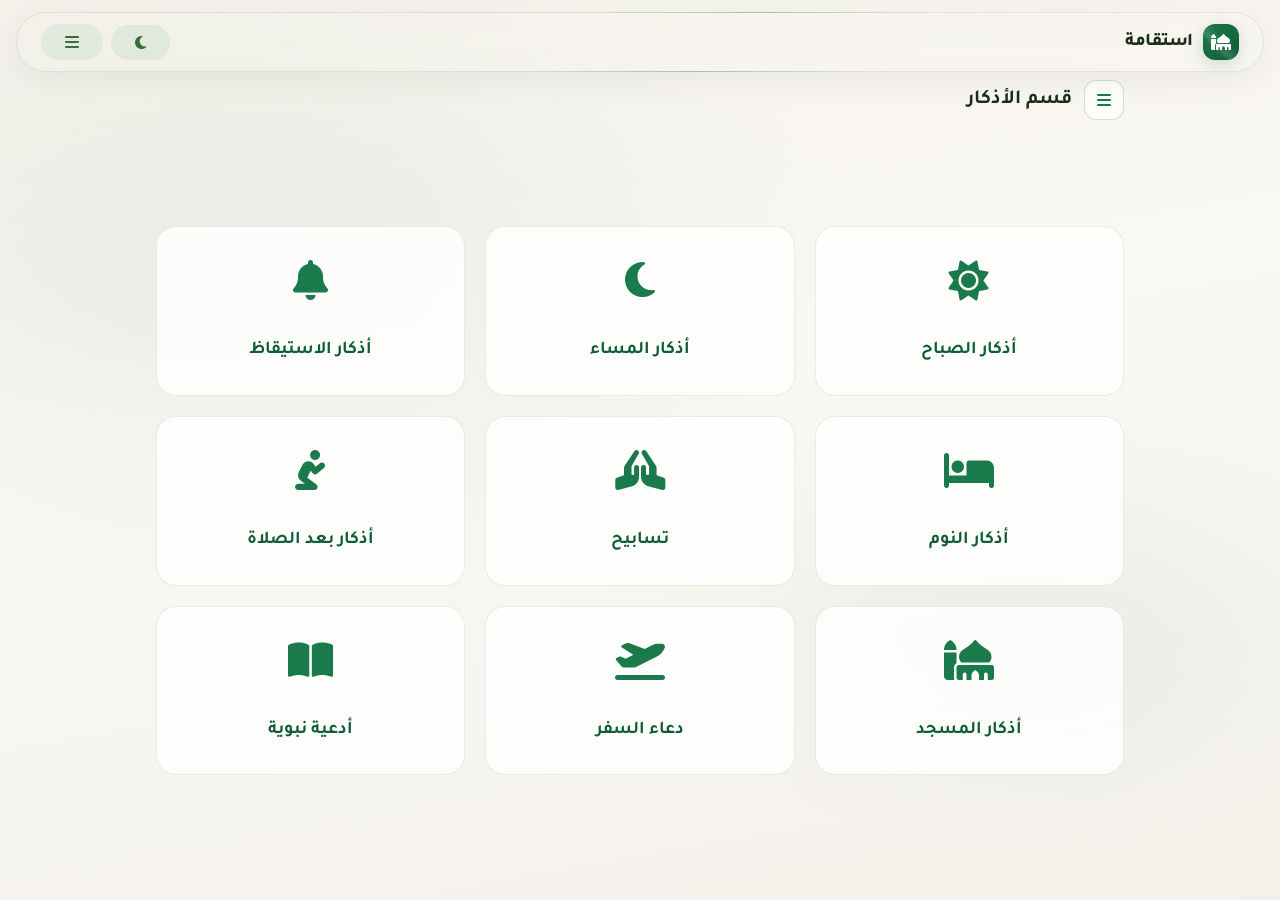
<file: azkar.html>
﻿<!doctype html>
<html lang="ar" dir="rtl">
  <head>
    <meta charset="UTF-8" />
    <meta name="viewport" content="width=device-width, initial-scale=1.0" />
    <title>تطبيق استقامة - منصة الأذكار</title>
    <meta name="theme-color" content="#1B7A4B" />
    <link
      rel="stylesheet"
      href="https://cdnjs.cloudflare.com/ajax/libs/font-awesome/6.4.0/css/all.min.css"
    />
    <link rel="stylesheet" href="assets/css/styles.css" />
    <style>
      /* ===== أذكار - تصميم حصري ===== */
      @import url("https://fonts.googleapis.com/css2?family=Amiri:wght@400;700&display=swap");

      /* منع تحديد النصوص */
      * {
        -webkit-user-select: none;
        -moz-user-select: none;
        -ms-user-select: none;
        user-select: none;

        /* منع قائمة الضغط المطول على iPhone وSafari */
        -webkit-touch-callout: none;

        /* إزالة تمييز اللمس على أندرويد وChrome */
        -webkit-tap-highlight-color: transparent;
      }

      body {
        padding-bottom: 80px;
      }

      #back-btn {
        display: none;
      }

      .page-navigation {
        display: none;
        justify-content: center;
        align-items: center;
        gap: 20px;
        margin: 5px 0 20px;
      }
      .nav-arrow {
        width: 44px;
        height: 44px;
        border-radius: 50%;
        background: var(--primary);
        color: white;
        border: none;
        font-size: 1.2rem;
        cursor: pointer;
        box-shadow: 0 6px 18px rgba(27, 122, 75, 0.3);
        transition: all 0.25s ease;
        display: flex;
        align-items: center;
        justify-content: center;
      }
      .nav-arrow:hover {
        background: var(--dark-green);
        transform: scale(1.08);
      }
      .nav-arrow:disabled {
        opacity: 0.4;
        pointer-events: none;
        background: #b0b8a8;
        box-shadow: none;
      }
      .page-indicator {
        font-weight: 700;
        color: var(--primary-green);
        background: var(--bg-card);
        padding: 8px 20px;
        border-radius: 30px;
        border: 1px solid var(--glass-border);
        font-size: 1rem;
        box-shadow: 0 2px 8px rgba(0, 0, 0, 0.04);
        min-width: 100px;
        text-align: center;
      }

      .categories-grid {
        display: grid;
        grid-template-columns: repeat(auto-fill, minmax(280px, 1fr));
        gap: 20px;
      }
      .category-card {
        background: var(--bg-card);
        padding: 30px;
        border-radius: 20px;
        text-align: center;
        cursor: pointer;
        transition: 0.3s;
        border: 1px solid var(--glass-border);
      }
      .category-card:hover {
        transform: translateY(-5px);
        border-color: var(--primary-green);
        box-shadow: 0 10px 20px rgba(27, 122, 75, 0.1);
      }
      .category-icon {
        font-size: 40px;
        color: var(--primary-green);
        margin-bottom: 15px;
      }
      .category-card strong {
        display: block;
        font-size: 18px;
        color: var(--dark-green);
      }

      .zekr-card {
        background: var(--bg-card);
        margin-bottom: 20px;
        padding: 25px;
        border-radius: 15px;
        border-right: 6px solid var(--primary-green);
        box-shadow: 0 4px 6px rgba(0, 0, 0, 0.02);
        cursor: pointer;
        animation: cardFadeIn 0.35s ease forwards;
      }
      @keyframes cardFadeIn {
        from {
          opacity: 0;
          transform: translateY(10px);
        }
        to {
          opacity: 1;
          transform: translateY(0);
        }
      }
      body.page-mode .zekr-card {
        display: none;
      }
      body.page-mode .zekr-card.active-card {
        display: block;
      }
      body:not(.page-mode) .zekr-card {
        display: block;
      }
      .zekr-card:hover {
        background-color: #f9fff8;
      }
      .zekr-content {
        font-family: "Amiri", serif;
        font-size: 1.4rem;
        line-height: 1.8;
        margin-bottom: 20px;
        color: var(--text-primary);
      }
      .zekr-footer {
        display: flex;
        justify-content: space-between;
        align-items: center;
        border-top: 1px solid #eee;
        padding-top: 15px;
      }
      .counter-badge {
        background: var(--primary);
        color: white;
        padding: 5px 20px;
        border-radius: 50px;
        font-weight: bold;
        font-size: 14px;
      }
      .zekr-desc {
        font-size: 12px;
        color: var(--text-muted);
        max-width: 70%;
      }
      .zekr-card.done {
        opacity: 0.5;
        border-right-color: #ccc;
      }

      .congrats-card {
        background: linear-gradient(135deg, #f0ffe0, #d4f0c2);
        border: 2px solid var(--primary-green);
        border-radius: 40px;
        padding: 40px 25px;
        text-align: center;
        box-shadow: 0 15px 30px rgba(27, 122, 75, 0.15);
        animation: popIn 0.5s cubic-bezier(0.175, 0.885, 0.32, 1.275) forwards;
      }
      @keyframes popIn {
        0% {
          transform: scale(0.8);
          opacity: 0;
        }
        100% {
          transform: scale(1);
          opacity: 1;
        }
      }
      .congrats-icon {
        font-size: 4rem;
        color: var(--primary-green);
        margin-bottom: 10px;
        animation: bounce 1s infinite alternate;
      }
      @keyframes bounce {
        from {
          transform: translateY(0);
        }
        to {
          transform: translateY(-15px);
        }
      }
      .congrats-title {
        font-size: 2rem;
        color: var(--dark-green);
        font-weight: 800;
        margin: 15px 0;
        font-family: "Amiri", serif;
      }
      .congrats-text {
        font-size: 1.2rem;
        color: #4a5e3f;
        margin-bottom: 20px;
        line-height: 1.8;
      }

      .reset-container {
        margin-bottom: 30px;
        min-height: 52px;
      }
      .reset-container.hidden {
        visibility: hidden;
        opacity: 0;
      }
      .btn-reset {
        background: #f8d7da;
        color: #721c24;
        border: none;
        padding: 10px 20px;
        border-radius: 8px;
        cursor: pointer;
        font-weight: bold;
        transition: 0.2s;
      }
      .btn-reset:hover {
        background: #f1c0c3;
      }

      #navModeToggle {
        position: fixed;
        bottom: 25px;
        left: 20px;
        z-index: 3500;
        width: 52px;
        height: 52px;
        border-radius: 50%;
        background: linear-gradient(135deg, #ffffff, #f8fdf5);
        border: 2px solid rgba(27, 122, 75, 0.4);
        box-shadow: 0 8px 24px rgba(0, 0, 0, 0.1);
        cursor: pointer;
        display: flex;
        align-items: center;
        justify-content: center;
        color: var(--primary-green);
        font-size: 1.2rem;
        transition: all 0.35s;
        animation: floatBtn 3s ease-in-out infinite;
      }

      #links-menu a[href="azkar.html"] {
        background: var(--primary-soft);
        border-right: 3px solid var(--primary);
        color: var(--primary-dark);
        font-weight: 700;
      }
      #links-menu a[href="azkar.html"] .link-circle {
        background: var(--primary);
        color: white;
        border-color: var(--primary);
      }

      @keyframes floatBtn {
        0%,
        100% {
          transform: translateY(0);
        }
        50% {
          transform: translateY(-6px);
        }
      }
      #navModeToggle:hover {
        transform: translateY(-4px) scale(1.08);
        box-shadow: 0 12px 30px rgba(0, 0, 0, 0.16);
        animation: none;
      }
      #navModeTooltip {
        position: fixed;
        bottom: 85px;
        left: 10px;
        background: rgba(50, 50, 50, 0.9);
        color: #fff;
        padding: 8px 16px;
        border-radius: 24px;
        font-size: 0.78rem;
        pointer-events: none;
        opacity: 0;
        transform: translateY(8px);
        transition: 0.3s;
      }
      #navModeTooltip.show {
        opacity: 1;
        transform: translateY(0);
      }

      [data-theme="dark"] .zekr-card {
        background: var(--bg-card);
        border-color: var(--glass-border);
      }
      [data-theme="dark"] .zekr-desc {
        color: var(--text-secondary);
      }
      [data-theme="dark"] .zekr-counter {
        background: rgba(34, 197, 94, 0.12);
        color: #86EFAC;
      }
      [data-theme="dark"] .category-card {
        background: #1E1E20;
        border-color: rgba(255,255,255,0.08);
      }
      [data-theme="dark"] .category-card:hover {
        background: #27272A;
        border-color: rgba(255,255,255,0.12);
      }
      [data-theme="dark"] .congrats-card {
        background: #1E1E20;
        border-color: rgba(255,255,255,0.08);
      }
      [data-theme="dark"] .zekr-card.done {
        border-right-color: #52525B;
        background: rgba(255,255,255,0.04);
      }
      [data-theme="dark"] .zekr-card.done .zekr-content,
      [data-theme="dark"] .zekr-card.done .zekr-desc {
        color: var(--text-muted);
      }
      [data-theme="dark"] .zekr-footer {
        border-top-color: var(--glass-border);
      }
      [data-theme="dark"] .nav-arrow {
        background: var(--bg-card);
        border-color: var(--glass-border);
        color: var(--text-primary);
      }
      [data-theme="dark"] .nav-arrow:hover {
        background: #27272A;
      }

      @media (max-width: 768px) {
        .categories-grid {
          grid-template-columns: 1fr;
          gap: 12px;
        }
        .category-card {
          padding: 18px;
        }
        .category-icon {
          font-size: 30px;
          margin-bottom: 10px;
        }
        .category-card strong {
          font-size: 15px;
        }
        .zekr-card {
          padding: 16px;
          margin-bottom: 12px;
        }
        .zekr-content {
          font-size: 1.15rem;
          line-height: 1.7;
          margin-bottom: 12px;
        }
        .zekr-footer {
          padding-top: 10px;
        }
        .congrats-card {
          padding: 24px 16px;
          border-radius: 24px;
        }
        .congrats-icon {
          font-size: 2.8rem;
          margin-bottom: 6px;
        }
        .congrats-title {
          font-size: 1.5rem;
          margin: 10px 0;
        }
        .congrats-text {
          font-size: 1rem;
          margin-bottom: 12px;
        }
        #navModeToggle {
          bottom: 20px;
          left: 12px;
          width: 44px;
          height: 44px;
        }
        .nav-arrow {
          width: 40px;
          height: 40px;
        }
        body {
          padding-bottom: 60px;
        }
      }
      @media (max-width: 480px) {
        .category-card {
          padding: 12px;
        }
        .category-icon {
          font-size: 24px;
          margin-bottom: 6px;
        }
        .category-card strong {
          font-size: 13px;
        }
        .zekr-card {
          padding: 14px;
          margin-bottom: 10px;
        }
        .zekr-content {
          font-size: 1.05rem;
          margin-bottom: 10px;
        }
        .congrats-card {
          padding: 20px 14px;
          border-radius: 20px;
        }
        .congrats-icon {
          font-size: 2.2rem;
        }
        .congrats-title {
          font-size: 1.3rem;
        }
        .congrats-text {
          font-size: 0.9rem;
        }
      }
    </style>
    <style>
      #page-loader {
        position: fixed;
        inset: 0;
        z-index: 999999;
        display: flex;
        align-items: center;
        justify-content: center;
        background: #f5f1ea;
        transition:
          opacity 0.5s ease,
          visibility 0.5s ease;
      }
      #page-loader.hidden {
        opacity: 0;
        visibility: hidden;
        pointer-events: none;
      }
      .loader-ring {
        width: 44px;
        height: 44px;
        border-radius: 50%;
        border: 3px solid rgba(201, 160, 61, 0.12);
        border-top-color: #1b7a4b;
        border-right-color: #c9a03d;
        animation: loaderSpin 0.85s cubic-bezier(0.4, 0, 0.2, 1) infinite;
        box-shadow: 0 0 30px rgba(27, 122, 75, 0.06);
      }
      @keyframes loaderSpin {
        to {
          transform: rotate(360deg);
        }
      }
      [data-theme="dark"] #page-loader {
        background: #0e2017;
      }
    </style>
  </head>
  <body>
    <div id="page-loader"><div class="loader-ring"></div></div>
    <div id="overlay" onclick="closeAll()"></div>
    <div id="links-menu">
      <div class="menu-header-area">
        <div class="menu-logo"><i class="fa-solid fa-mosque"></i></div>
        <span class="menu-title">استقامة</span>
        <button class="menu-close-btn" onclick="closeAll()">
          <i class="fa-solid fa-xmark"></i>
        </button>
      </div>
      <a href="index.html" class="link-item"
        ><div class="link-circle"><i class="fa-solid fa-house"></i></div>
        الرئيسية</a
      >
      <a href="azkar.html" class="link-item"
        ><div class="link-circle">
          <i class="fa-solid fa-hands-praying"></i>
        </div>
        الأذكار</a
      >
      <a href="quran.html" class="link-item"
        ><div class="link-circle"><i class="fa-solid fa-book-open"></i></div>
        القرآن</a
      >
      <a href="prayertime.html" class="link-item"
        ><div class="link-circle"><i class="fa-solid fa-mosque"></i></div>
        أوقات الصلاة</a
      >
      <a href="rosary.html" class="link-item"
        ><div class="link-circle"><svg viewBox="0 0 24 24" width="18" height="18" fill="none" xmlns="http://www.w3.org/2000/svg" aria-hidden="true"><g fill="currentColor"><circle cx="12" cy="3.9" r="1.1"/><circle cx="14.35" cy="4.75" r="1.1"/><circle cx="16" cy="6.6" r="1.1"/><circle cx="16.65" cy="9" r="1.1"/><circle cx="15.45" cy="11.55" r="1.1"/><circle cx="13.65" cy="13.4" r="1.1"/><circle cx="10.35" cy="13.4" r="1.1"/><circle cx="8.55" cy="11.55" r="1.1"/><circle cx="7.35" cy="9" r="1.1"/><circle cx="8" cy="6.6" r="1.1"/><circle cx="9.65" cy="4.75" r="1.1"/><rect x="10.85" y="13.9" width="2.3" height="1.5" rx="0.6"/></g><g stroke="currentColor" stroke-width="1.15" stroke-linecap="round"><path d="M11.1 15.4V19.7"/><path d="M12.25 15.4V20.7"/><path d="M13.4 15.4V19.7"/></g></svg></div>
        التسبيح</a
      >
      <a href="qipla-direction.html" class="link-item"
        ><div class="link-circle">
          <i class="fa-solid fa-location-arrow"></i>
        </div>
        اتجاه القبلة</a
      >
      <a href="about.html" class="link-item"
        ><div class="link-circle"><i class="fa-solid fa-circle-info"></i></div>
        حول التطبيق</a
      >
    </div>

    <header class="main-header">
      <div class="logo-area">
        <div class="logo-icon-wrapper">
          <i class="fa-solid fa-mosque"></i>
        </div>
        <h1>استقامة</h1>
      </div>
      <div class="header-actions">
        <button
          class="theme-toggle"
          id="themeToggle"
          onclick="toggleTheme()"
          title="الوضع الليلي / النهاري"
        >
          <i class="fa-solid fa-moon"></i>
        </button>
        <button class="header-btn" onclick="toggleLinks()">
          <i class="fa-solid fa-bars"></i>
        </button>
      </div>
    </header>

    <div class="container">
      <div class="section-title">
        <button id="back-btn" onclick="loadCategories()">
          <i class="fa-solid fa-arrow-right"></i>
        </button>
        <button id="menu-btn" onclick="toggleLinks()" style="display: none">
          <i class="fa-solid fa-bars"></i>
        </button>
        <h2 id="header-title">قسم الأذكار</h2>
      </div>

      <div class="page-navigation" id="zekrPageNav">
        <button class="nav-arrow" id="prevZekrBtn">
          <i class="fa-solid fa-arrow-right"></i>
        </button>
        <span class="page-indicator" id="zekrPageIndicator">ذكر 1 من 1</span>
        <button class="nav-arrow" id="nextZekrBtn">
          <i class="fa-solid fa-arrow-left"></i>
        </button>
      </div>

      <div id="main-content">
        <div id="reset-section" class="reset-container hidden">
          <button class="btn-reset" onclick="resetCurrentProgress()">
            إعادة ضبط العدادات
          </button>
        </div>
        <div id="zekr-list"></div>
      </div>
    </div>

    <button id="navModeToggle">
      <i class="fa-solid fa-arrows-up-down"></i>
    </button>
    <div id="navModeTooltip">وضع التمرير</div>

    <script>
      // ==================== STATE ====================
      const STORAGE_KEY = "azkar_progress_web";
      const NAV_MODE_KEY = "azkar-nav-mode";

      window.addEventListener("beforeunload", () =>
        localStorage.removeItem(STORAGE_KEY),
      );
      localStorage.removeItem(STORAGE_KEY); // clear on load
      let progress = {};
      function saveProgress() {
        localStorage.setItem(STORAGE_KEY, JSON.stringify(progress));
      }

      let currentCategoryId = null;
      let currentCategoryKey = null;
      let currentAzkarArray = [];
      let currentOriginalCounts = [];
      let isPageMode = false;
      let currentZekrIndex = 0;
      let isAllDone = false;
      let congratsType = null; // "all_done" | "end_of_list" | null
      let lastCompletedZekrIndex = -1;

      const resetSection = document.getElementById("reset-section");
      const zekrListDiv = document.getElementById("zekr-list");
      const navModeBtn = document.getElementById("navModeToggle");
      const headerTitle = document.getElementById("header-title");
      const backBtn = document.getElementById("back-btn");
      const menuBtn = document.getElementById("menu-btn");
      const prevBtn = document.getElementById("prevZekrBtn");
      const nextBtn = document.getElementById("nextZekrBtn");

      // ==================== NAV MODE BUTTON VISIBILITY ====================
      function toggleNavModeButton(visible) {
        navModeBtn.style.display = visible ? "flex" : "none";
        document.getElementById("navModeTooltip").style.display = visible
          ? "block"
          : "none";
      }

      // ==================== NAV MODE PREFERENCE ====================
      function loadNavModePreference() {
        try {
          return localStorage.getItem(NAV_MODE_KEY) === "page";
        } catch (e) {
          return false;
        }
      }
      function saveNavModePreference(pageMode) {
        try {
          localStorage.setItem(NAV_MODE_KEY, pageMode ? "page" : "scroll");
        } catch (e) {}
      }

      function applyPageMode() {
        document.body.classList.toggle("page-mode", isPageMode);
        document.getElementById("zekrPageNav").style.display =
          isPageMode && currentAzkarArray.length > 0 ? "flex" : "none";
        updateToggleButtonUI();
        if (!congratsType && isPageMode && currentAzkarArray.length > 0) {
          activateZekrCard(currentZekrIndex);
          updateZekrPageIndicator();
        } else if (!isPageMode) {
          document
            .querySelectorAll(".zekr-card")
            .forEach((c) => c.classList.remove("active-card"));
        }
      }

      function toggleNavMode() {
        isPageMode = !isPageMode;
        saveNavModePreference(isPageMode);
        applyPageMode();
        const tooltip = document.getElementById("navModeTooltip");
        tooltip.textContent = isPageMode
          ? "📖 وضع الذكر الواحد"
          : "📜 وضع التمرير";
        tooltip.classList.add("show");
        clearTimeout(tooltip._timeout);
        tooltip._timeout = setTimeout(
          () => tooltip.classList.remove("show"),
          1800,
        );
      }

      function updateToggleButtonUI() {
        if (isPageMode) {
          navModeBtn.innerHTML = '<i class="fa-solid fa-book-open"></i>';
          navModeBtn.title = "التبديل إلى وضع التمرير";
        } else {
          navModeBtn.innerHTML = '<i class="fa-solid fa-arrows-up-down"></i>';
          navModeBtn.title = "التبديل إلى وضع الذكر الواحد";
        }
      }

      navModeBtn.addEventListener("click", toggleNavMode);

      // Tooltip
      const tooltipEl = document.getElementById("navModeTooltip");
      navModeBtn.addEventListener("mouseenter", () => {
        tooltipEl.classList.add("show");
        clearTimeout(tooltipEl._timeout);
      });
      navModeBtn.addEventListener("mouseleave", () => {
        tooltipEl._timeout = setTimeout(
          () => tooltipEl.classList.remove("show"),
          300,
        );
      });
      navModeBtn.addEventListener("touchstart", (e) => {
        e.stopPropagation();
        tooltipEl.classList.add("show");
        clearTimeout(tooltipEl._timeout);
        tooltipEl._timeout = setTimeout(
          () => tooltipEl.classList.remove("show"),
          1800,
        );
      });

      // ==================== ARROW BUTTONS HANDLERS (UNIFIED) ====================
      function handlePrevClick() {
        if (congratsType) {
          // في وضع التهنئة: زر السابق يعمل كـ "رجوع للذكر الأخير"
          dismissCongrats();
        } else {
          changeZekrPage(-1);
        }
      }

      function handleNextClick() {
        if (congratsType) {
          // في وضع التهنئة: زر التالي يعود للقائمة
          loadCategories();
        } else if (
          currentAzkarArray.length > 0 &&
          currentZekrIndex >= currentAzkarArray.length - 1
        ) {
          // في آخر ذكر: الضغط على التالي يعرض تهنئة نهاية القائمة
          showCongrats("end_of_list");
        } else {
          changeZekrPage(1);
        }
      }

      // ربط الأزرار
      prevBtn.addEventListener("click", handlePrevClick);
      nextBtn.addEventListener("click", handleNextClick);

      function changeZekrPage(delta) {
        if (!isPageMode || !currentAzkarArray.length) return;
        const newIndex = currentZekrIndex + delta;
        if (newIndex < 0 || newIndex >= currentAzkarArray.length) return;
        currentZekrIndex = newIndex;
        activateZekrCard(currentZekrIndex);
        updateZekrPageIndicator();
        document
          .querySelector(".zekr-card.active-card")
          ?.scrollIntoView({ behavior: "smooth", block: "center" });
      }

      function activateZekrCard(index) {
        document
          .querySelectorAll(".zekr-card")
          .forEach((c) => c.classList.remove("active-card"));
        const card = document.querySelector(
          `.zekr-card[data-zekr-index="${index}"]`,
        );
        if (card) card.classList.add("active-card");
      }

      function updateZekrPageIndicator() {
        const indicator = document.getElementById("zekrPageIndicator");
        if (!indicator) return;

        if (congratsType === "all_done") {
          indicator.innerHTML =
            '<i class="fa-solid fa-circle-check"></i> مبروك! أكملت الأذكار';
          prevBtn.disabled = false;
          prevBtn.innerHTML = '<i class="fa-solid fa-arrow-right"></i>';
          prevBtn.title = "الرجوع للذكر الأخير";
          nextBtn.disabled = false;
          nextBtn.innerHTML = '<i class="fa-solid fa-door-open"></i>';
          nextBtn.title = "العودة لقائمة الأذكار";
        } else if (congratsType === "end_of_list") {
          indicator.innerHTML =
            '<i class="fa-solid fa-flag"></i> وصلت لنهاية الأذكار';
          prevBtn.disabled = false;
          prevBtn.innerHTML = '<i class="fa-solid fa-arrow-right"></i>';
          prevBtn.title = "الرجوع للذكر الأخير";
          nextBtn.disabled = false;
          nextBtn.innerHTML = '<i class="fa-solid fa-door-open"></i>';
          nextBtn.title = "العودة لقائمة الأذكار";
        } else {
          // وضع عادي
          indicator.textContent = `ذكر ${currentZekrIndex + 1} من ${currentAzkarArray.length}`;
          prevBtn.disabled = currentZekrIndex <= 0;
          prevBtn.innerHTML = '<i class="fa-solid fa-arrow-right"></i>';
          prevBtn.title = "الذكر السابق";
          nextBtn.disabled = false; // تمكين دائمًا (حتى في آخر ذكر)
          nextBtn.innerHTML = '<i class="fa-solid fa-arrow-left"></i>';
          nextBtn.title =
            currentZekrIndex >= currentAzkarArray.length - 1
              ? "النهاية - اضغط لعرض التهنئة"
              : "الذكر التالي";
        }
      }

      function findFirstUndoneIndex() {
        if (!currentCategoryKey || !progress[currentCategoryKey]) return 0;
        const counts = progress[currentCategoryKey];
        for (let i = 0; i < counts.length; i++) if (counts[i] > 0) return i;
        return 0;
      }

      function checkAllDone() {
        if (!currentCategoryKey || !currentOriginalCounts.length) return false;
        const counts = progress[currentCategoryKey];
        return (
          counts &&
          counts.length === currentOriginalCounts.length &&
          counts.every((c) => c === 0)
        );
      }

      // ==================== CONGRATULATIONS ====================
      function showCongrats(type) {
        congratsType = type;
        if (type === "all_done") {
          lastCompletedZekrIndex = currentZekrIndex;
        }
        renderCongratulations(type);
        updateZekrPageIndicator();
        backBtn.onclick = dismissCongrats;
        if (isPageMode) {
          document.getElementById("zekrPageNav").style.display = "flex";
        }
      }

      function dismissCongrats() {
        if (congratsType === "end_of_list") {
          congratsType = null;
          renderZekrList();
          if (isPageMode && currentAzkarArray.length > 0) {
            currentZekrIndex = Math.min(
              currentZekrIndex,
              currentAzkarArray.length - 1,
            );
            activateZekrCard(currentZekrIndex);
            updateZekrPageIndicator();
          }
        } else if (congratsType === "all_done") {
          // نلغي آخر نقرة للعودة
          if (
            lastCompletedZekrIndex !== -1 &&
            currentCategoryKey &&
            progress[currentCategoryKey]
          ) {
            progress[currentCategoryKey][lastCompletedZekrIndex]++;
            saveProgress();
            isAllDone = false;
          }
          congratsType = null;
          renderZekrList();
          if (isPageMode && currentAzkarArray.length > 0) {
            currentZekrIndex = lastCompletedZekrIndex;
            activateZekrCard(currentZekrIndex);
            updateZekrPageIndicator();
          }
        }
        backBtn.onclick = loadCategories;
        updateResetButtonVisibility();
      }

      function renderCongratulations(type) {
        const iconHtml = '<i class="fa-solid fa-seedling congrats-icon"></i>';
        let title,
          text,
          buttonsHtml = "";

        if (type === "all_done") {
          title = "أحسنت! أكملت جميع الأذكار";
          text =
            "اللهم تقبّل منا إنك أنت السميع العليم<br>جعلك الله من الذاكرين والذاكرات";
          buttonsHtml = `
            <button class="btn-reset" style="background: var(--primary); color: white; margin: 10px;" onclick="dismissCongrats()">
              <i class="fa-solid fa-arrow-right"></i> الرجوع للذكر الأخير
            </button>
            <button class="btn-reset" style="background: var(--primary); color: white; margin: 10px;" onclick="resetCurrentProgress()">
              <i class="fa-solid fa-rotate-right"></i> إعادة الأذكار من البداية
            </button>
          `;
        } else {
          title = "لقد وصلت إلى نهاية الأذكار";
          text = "أتممت الاطلاع على جميع أذكار هذا القسم<br>بارك الله فيك";
          buttonsHtml = `
            <button class="btn-reset" style="background: var(--primary); color: white; margin: 10px;" onclick="dismissCongrats()">
              <i class="fa-solid fa-arrow-right"></i> الرجوع للذكر الأخير
            </button>
            <button class="btn-reset" style="background: var(--primary); color: white; margin: 10px;" onclick="loadCategories()">
              <i class="fa-solid fa-list"></i> العودة لقائمة الأذكار
            </button>
          `;
        }

        zekrListDiv.innerHTML = `
          <div class="congrats-card">
            ${iconHtml}
            <div class="congrats-title">${title}</div>
            <div class="congrats-text">${text}</div>
            ${buttonsHtml}
          </div>`;
      }

      // ==================== RENDER ZEKR LIST ====================
      function renderZekrList() {
        if (congratsType) return;
        if (isAllDone) {
          showCongrats("all_done");
          return;
        }

        if (!currentAzkarArray.length) {
          zekrListDiv.innerHTML = "<p>⚠️ لا توجد أذكار في هذا القسم بعد.</p>";
          return;
        }

        if (!progress[currentCategoryKey]) {
          progress[currentCategoryKey] = [...currentOriginalCounts];
          saveProgress();
        }

        let html = "";
        for (let i = 0; i < currentAzkarArray.length; i++) {
          const zekr = currentAzkarArray[i];
          const currentCount = progress[currentCategoryKey][i];
          const doneClass = currentCount === 0 ? "done" : "";
          html += `
            <div class="zekr-card ${doneClass}" data-zekr-index="${i}" onclick="updateCountByIndex(${i})">
              <div class="zekr-content">${zekr.content}</div>
              <div class="zekr-footer">
                <div class="counter-badge" id="count-${i}">التكرار: ${currentCount}</div>
                <div class="zekr-desc">${zekr.description || ""}</div>
              </div>
            </div>`;
        }
        zekrListDiv.innerHTML = html;

        if (isPageMode) {
          if (currentZekrIndex >= currentAzkarArray.length)
            currentZekrIndex = findFirstUndoneIndex();
          activateZekrCard(currentZekrIndex);
          updateZekrPageIndicator();
        }
      }

      // ==================== LOAD AZKAR ====================
      async function loadAzkar(id, name) {
        headerTitle.innerText = name;
        backBtn.style.display = "flex";
        menuBtn.style.display = "none";
        zekrListDiv.innerHTML =
          "<p style='text-align:center'>جاري التحميل...</p>";
        resetSection.classList.add("hidden");
        toggleNavModeButton(true);
        congratsType = null;
        backBtn.onclick = loadCategories;

        currentCategoryId = id;
        currentCategoryKey = id.replace(/\s+/g, "_");
        isAllDone = false;

        try {
          const res = await fetch("./azkar.json");
          const data = await res.json();
          const azkar = data[id] || [];
          if (!azkar.length) {
            zekrListDiv.innerHTML = "<p>⚠️ لا توجد أذكار في هذا القسم بعد.</p>";
            currentAzkarArray = [];
            currentOriginalCounts = [];
            updateResetButtonVisibility();
            applyPageMode();
            return;
          }

          currentAzkarArray = azkar;
          currentOriginalCounts = azkar.map((z) =>
            z.count && typeof z.count === "number" ? z.count : 1,
          );
          if (!progress[currentCategoryKey]) {
            progress[currentCategoryKey] = [...currentOriginalCounts];
            saveProgress();
          }

          currentZekrIndex = findFirstUndoneIndex();
          isAllDone = checkAllDone();
          renderZekrList();
          updateResetButtonVisibility();
          applyPageMode();
        } catch (err) {
          console.error(err);
          zekrListDiv.innerHTML = "<p>❌ خطأ في تحميل ملف الأذكار.</p>";
        }
      }

      // ==================== UPDATE COUNT ====================
      window.updateCountByIndex = function (index) {
        if (!currentCategoryKey || !currentAzkarArray.length || isAllDone)
          return;
        const counts = progress[currentCategoryKey];
        if (!counts || counts[index] <= 0) return;

        counts[index]--;
        saveProgress();

        document.getElementById(`count-${index}`).innerText =
          `التكرار: ${counts[index]}`;
        const card = document.querySelector(
          `.zekr-card[data-zekr-index="${index}"]`,
        );
        if (card && counts[index] === 0) card.classList.add("done");

        updateResetButtonVisibility();

        const isLastZekr = index === currentAzkarArray.length - 1;

        if (checkAllDone()) {
          isAllDone = true;
          lastCompletedZekrIndex = index;
          showCongrats("all_done");
          return;
        } else if (isLastZekr && counts[index] === 0) {
          showCongrats("end_of_list");
          return;
        }

        if (isPageMode && counts[index] === 0 && !isAllDone) {
          let nextIndex = -1;
          for (let i = index + 1; i < counts.length; i++)
            if (counts[i] > 0) {
              nextIndex = i;
              break;
            }
          if (nextIndex === -1)
            for (let i = 0; i < index; i++)
              if (counts[i] > 0) {
                nextIndex = i;
                break;
              }
          if (nextIndex !== -1) {
            currentZekrIndex = nextIndex;
            activateZekrCard(currentZekrIndex);
            updateZekrPageIndicator();
            document
              .querySelector(".zekr-card.active-card")
              ?.scrollIntoView({ behavior: "smooth", block: "center" });
          }
        }
      };

      // ==================== RESET ====================
      window.resetCurrentProgress = function () {
        if (!currentCategoryId || !currentCategoryKey) return;
        if (!confirm("⚠️ هل أنت متأكد من إعادة ضبط جميع العدادات؟")) return;
        progress[currentCategoryKey] = [...currentOriginalCounts];
        saveProgress();
        isAllDone = false;
        congratsType = null;
        backBtn.onclick = loadCategories;
        renderZekrList();
        updateResetButtonVisibility();
        if (isPageMode && currentAzkarArray.length > 0) {
          currentZekrIndex = 0;
          activateZekrCard(0);
          updateZekrPageIndicator();
        }
      };

      function updateResetButtonVisibility() {
        if (isAllDone || congratsType) {
          resetSection.classList.add("hidden");
          return;
        }
        if (!currentCategoryId || !currentOriginalCounts.length) {
          resetSection.classList.add("hidden");
          return;
        }
        const counts = progress[currentCategoryKey];
        const hasProgress =
          counts && counts.some((c, i) => c < currentOriginalCounts[i]);
        resetSection.classList.toggle("hidden", !hasProgress);
      }

      // ==================== LOAD CATEGORIES ====================
      function loadCategories() {
        headerTitle.innerText = "قسم الأذكار";
        backBtn.style.display = "none";
        menuBtn.style.display = "flex";
        closeAll();

        currentCategoryId = null;
        currentCategoryKey = null;
        currentAzkarArray = [];
        currentOriginalCounts = [];
        currentZekrIndex = 0;
        isAllDone = false;
        congratsType = null;
        resetSection.classList.add("hidden");
        toggleNavModeButton(false);
        backBtn.onclick = loadCategories;

        const categories = [
          { id: "اذكار الصباح", name: "أذكار الصباح", icon: "fa-sun" },
          { id: "اذكار المساء", name: "أذكار المساء", icon: "fa-moon" },
          { id: "أذكار الاستيقاظ", name: "أذكار الاستيقاظ", icon: "fa-bell" },
          { id: "أذكار النوم", name: "أذكار النوم", icon: "fa-bed" },
          { id: "تسابيح", name: "تسابيح", icon: "fa-hands-praying" },
          {
            id: "اذكار بعد الصلاة",
            name: "أذكار بعد الصلاة",
            icon: "fa-person-praying",
          },
          { id: "اذكار المسجد", name: "أذكار المسجد", icon: "fa-mosque" },
          { id: "دعاء السفر", name: "دعاء السفر", icon: "fa-plane-departure" },
          { id: "ادعية نبوية", name: "أدعية نبوية", icon: "fa-book-open" },
        ];

        let html = `<div class="categories-grid">`;
        categories.forEach((cat) => {
          html += `<div class="category-card" onclick="loadAzkar('${cat.id}', '${cat.name}')">
            <div class="category-icon"><i class="fa-solid ${cat.icon}"></i></div>
            <strong>${cat.name}</strong>
          </div>`;
        });
        html += `</div>`;
        zekrListDiv.innerHTML = html;
        applyPageMode();
      }

      // ==================== SIDE MENU ====================
      function toggleLinks() {
        document.getElementById("links-menu").style.left = "0";
        document.getElementById("overlay").style.display = "block";
      }
      function closeAll() {
        document.getElementById("links-menu").style.left = "-100%";
        document.getElementById("overlay").style.display = "none";
      }

      window.closeAll = closeAll;
      window.toggleLinks = toggleLinks;
      window.loadCategories = loadCategories;

      // ===== Dark Mode =====
      (function () {
        var saved = localStorage.getItem("istiqamah-theme");
        if (
          saved === "dark" ||
          (!saved && window.matchMedia("(prefers-color-scheme: dark)").matches)
        ) {
          document.documentElement.setAttribute("data-theme", "dark");
        }
      })();
      function toggleTheme() {
        var html = document.documentElement;
        var btn = document.getElementById("themeToggle");
        var isDark = html.getAttribute("data-theme") === "dark";
        if (isDark) {
          html.removeAttribute("data-theme");
          localStorage.setItem("istiqamah-theme", "light");
          if (btn) btn.innerHTML = '<i class="fa-solid fa-moon"></i>';
        } else {
          html.setAttribute("data-theme", "dark");
          localStorage.setItem("istiqamah-theme", "dark");
          if (btn) btn.innerHTML = '<i class="fa-solid fa-sun"></i>';
        }
      }
      (function () {
        var btn = document.getElementById("themeToggle");
        if (btn) {
          var isDark =
            document.documentElement.getAttribute("data-theme") === "dark";
          btn.innerHTML = isDark
            ? '<i class="fa-solid fa-sun"></i>'
            : '<i class="fa-solid fa-moon"></i>';
        }
      })();
      window.loadAzkar = loadAzkar;
      window.updateCountByIndex = updateCountByIndex;
      window.dismissCongrats = dismissCongrats;
      window.resetCurrentProgress = resetCurrentProgress;

      // ==================== INIT ====================
      isPageMode = loadNavModePreference();
      applyPageMode();
      loadCategories();
    </script>
    <script>
      if ("serviceWorker" in navigator) {
        navigator.serviceWorker.register("sw.js");
      }
    </script>
    <script>
      (function () {
        window.addEventListener("load", function () {
          var pl = document.getElementById("page-loader");
          if (pl) pl.classList.add("hidden");
        });
        setTimeout(function () {
          var pl = document.getElementById("page-loader");
          if (pl) pl.classList.add("hidden");
        }, 6000);
      })();
    </script>
  </body>
</html>
</file>
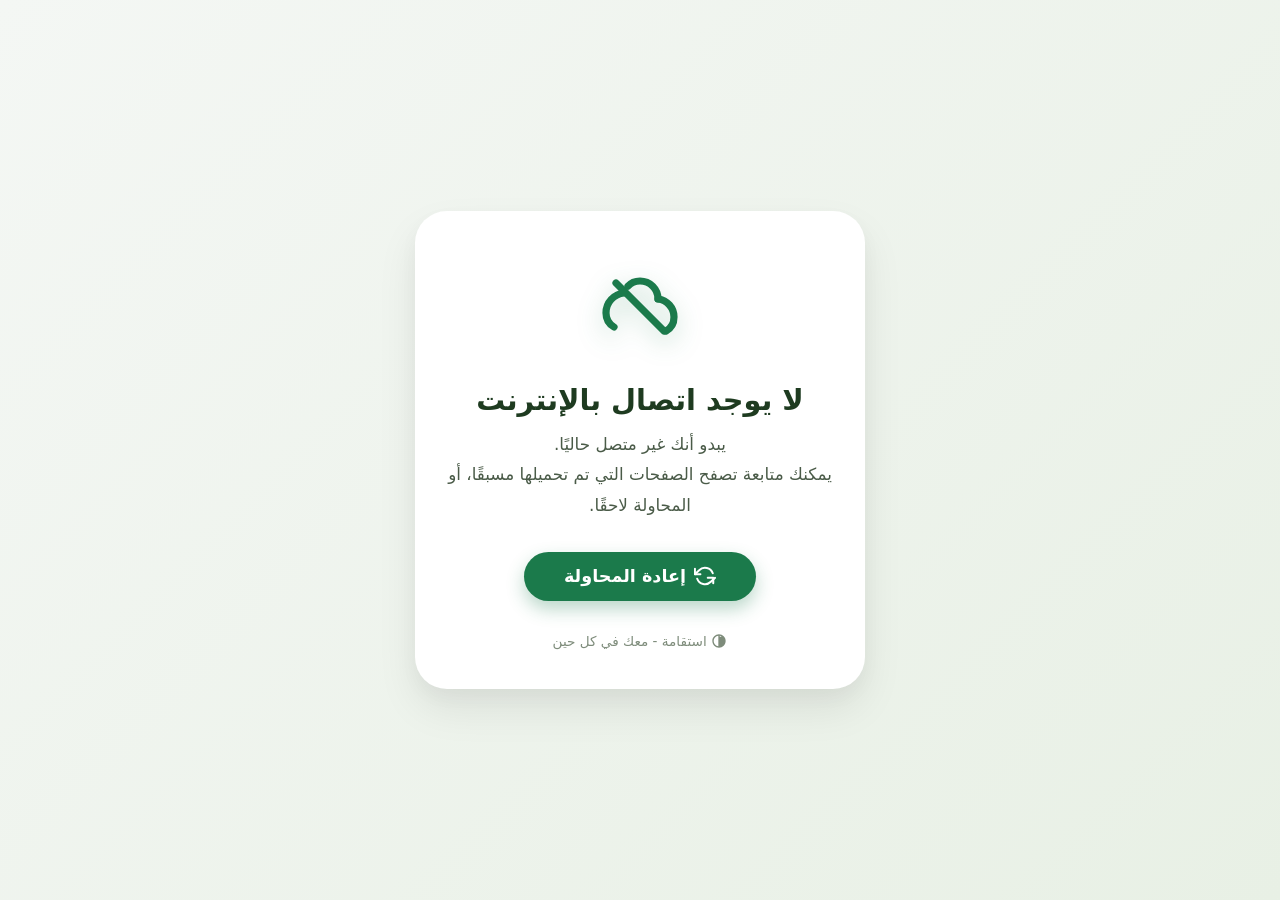
<file: offline.html>
<!doctype html>
<html lang="ar" dir="rtl">
  <head>
    <meta charset="UTF-8" />
    <meta name="viewport" content="width=device-width, initial-scale=1.0" />
    <title>غير متصل - استقامة</title>
    <meta name="theme-color" content="#1B7A4B" />
    <style>
      * {
        margin: 0;
        padding: 0;
        box-sizing: border-box;
      }

      /* منع تحديد النصوص */
      * {
        -webkit-user-select: none;
        -moz-user-select: none;
        -ms-user-select: none;
        user-select: none;

        /* منع قائمة الضغط المطول على iPhone وSafari */
        -webkit-touch-callout: none;

        /* إزالة تمييز اللمس على أندرويد وChrome */
        -webkit-tap-highlight-color: transparent;
      }

      body {
        font-family:
          system-ui,
          -apple-system,
          "Segoe UI",
          Roboto,
          "Noto Naskh Arabic",
          sans-serif;
        background: linear-gradient(135deg, #f4f7f4 0%, #e8f0e5 100%);
        min-height: 100dvh;
        display: flex;
        align-items: center;
        justify-content: center;
        padding: 1.5rem;
        color: #2c3e2d;
      }

      .container {
        background: #ffffff;
        border-radius: 2rem;
        box-shadow:
          0 20px 40px rgba(0, 0, 0, 0.08),
          0 8px 20px rgba(0, 0, 0, 0.03);
        padding: 3rem 2rem 2.5rem;
        max-width: 450px;
        width: 100%;
        text-align: center;
        animation: fadeUp 0.6s ease-out;
      }

      @keyframes fadeUp {
        from {
          opacity: 0;
          transform: translateY(30px);
        }
        to {
          opacity: 1;
          transform: translateY(0);
        }
      }

      .icon {
        margin-bottom: 1.5rem;
      }

      .icon svg {
        width: 96px;
        height: 96px;
        fill: none;
        stroke: #1b7a4b;
        stroke-width: 1.8;
        stroke-linecap: round;
        stroke-linejoin: round;
        filter: drop-shadow(0 8px 12px rgba(27, 122, 75, 0.25));
      }

      h1 {
        font-size: 1.8rem;
        font-weight: 700;
        margin-bottom: 0.75rem;
        color: #1e3b20;
      }

      p {
        font-size: 1.05rem;
        line-height: 1.8;
        color: #4a5b48;
        margin-bottom: 2rem;
      }

      .retry-btn {
        background: #1b7a4b;
        border: none;
        padding: 0.85rem 2.5rem;
        font-size: 1.1rem;
        font-weight: 600;
        font-family: inherit;
        color: white;
        border-radius: 3rem;
        cursor: pointer;
        display: inline-flex;
        align-items: center;
        gap: 0.5rem;
        transition:
          background 0.2s,
          transform 0.1s;
        box-shadow: 0 8px 18px rgba(27, 122, 75, 0.3);
        text-decoration: none;
      }

      .retry-btn:hover {
        background: #5c994f;
        transform: translateY(-2px);
        box-shadow: 0 12px 22px rgba(27, 122, 75, 0.35);
      }

      .retry-btn:active {
        transform: translateY(0);
        box-shadow: 0 5px 12px rgba(27, 122, 75, 0.25);
      }

      .retry-btn svg {
        width: 22px;
        height: 22px;
        fill: none;
        stroke: white;
        stroke-width: 2.2;
        stroke-linecap: round;
        stroke-linejoin: round;
      }

      .footer-note {
        margin-top: 2rem;
        font-size: 0.85rem;
        color: #7e8c7b;
        display: flex;
        justify-content: center;
        align-items: center;
        gap: 0.3rem;
      }

      .footer-note svg {
        width: 16px;
        height: 16px;
        fill: #7e8c7b;
      }

      a,
      button,
      [role="button"],
      .clickable {
        -webkit-tap-highlight-color: transparent;
      }

      * {
        -webkit-tap-highlight-color: transparent;
        -webkit-user-select: none;
        user-select: none;
      }
    </style>
  </head>
  <body>
    <div class="container">
      <!-- Offline Icon (cloud with slash) -->
      <div class="icon">
        <svg xmlns="http://www.w3.org/2000/svg" viewBox="0 0 24 24">
          <path d="M18 18L6 6" />
          <path d="M8 8.5C5.5 8.8 3.5 10.8 3.5 13.5C3.5 15 4.3 16.3 5.5 17" />
          <path
            d="M18.5 18C19.8 17.3 20.5 16 20.5 14.5C20.5 12.2 18.8 10.3 16.5 10"
          />
          <path d="M16.5 10C16.5 7.5 14.5 5.5 12 5.5C10.8 5.5 9.7 6 9 6.8" />
        </svg>
      </div>

      <h1>لا يوجد اتصال بالإنترنت</h1>
      <p>
        يبدو أنك غير متصل حاليًا.<br />
        يمكنك متابعة تصفح الصفحات التي تم تحميلها مسبقًا، أو المحاولة لاحقًا.
      </p>

      <!-- Retry Button (reloads current page) -->
      <button class="retry-btn" onclick="window.location.reload()">
        <svg xmlns="http://www.w3.org/2000/svg" viewBox="0 0 24 24">
          <polyline points="1 4 1 10 7 10" />
          <path d="M21 20v-6h-6" />
          <path d="M20.49 9A9 9 0 0 0 5.64 5.64L1 10" />
          <path d="M3.51 15A9 9 0 0 0 18.36 18.36L23 14" />
        </svg>
        إعادة المحاولة
      </button>

      <div class="footer-note">
        <svg xmlns="http://www.w3.org/2000/svg" viewBox="0 0 24 24">
          <path
            d="M12 2C6.48 2 2 6.48 2 12s4.48 10 10 10 10-4.48 10-10S17.52 2 12 2zm-1 17.93c-3.94-.49-7-3.85-7-7.93s3.06-7.44 7-7.93v15.86zm2-15.86c1.03.13 2.01.44 2.89.89L13 7v7l3.2 3.2c.95-1.15 1.55-2.64 1.73-4.27H15V9h3.2c-.15-1.02-.53-1.96-1.06-2.77L14 9.4V6.85c.46-.33.97-.61 1.5-.82C14.64 5.68 13.86 5.36 13 5.07z"
          />
        </svg>
        استقامة - معك في كل حين
      </div>
    </div>
  </body>
</html>
</file>
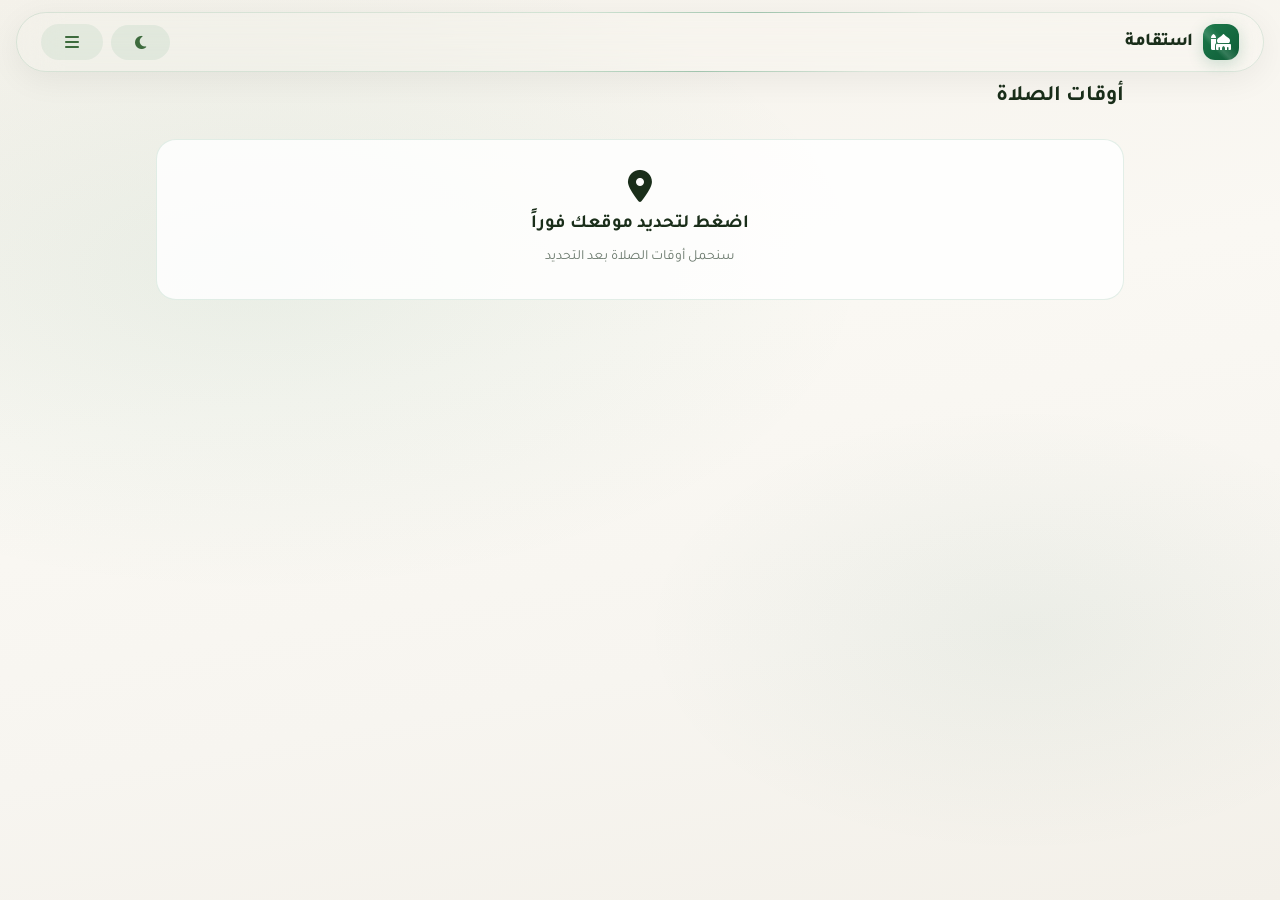
<file: prayertime.html>
﻿<!doctype html>
<html lang="ar" dir="rtl">
  <head>
    <meta charset="UTF-8" />
    <meta
      name="viewport"
      content="width=device-width, initial-scale=1.0, viewport-fit=cover"
    />
    <title>تطبيق استقامة - أوقات الصلاة | تحميل فوري</title>
    <meta name="theme-color" content="#1B7A4B" />
    <link
      rel="stylesheet"
      href="https://cdnjs.cloudflare.com/ajax/libs/font-awesome/6.4.0/css/all.min.css"
    />
    <link rel="stylesheet" href="assets/css/styles.css" />
    <style>
      /* منع تحديد النصوص */
      * {
        -webkit-user-select: none;
        -moz-user-select: none;
        -ms-user-select: none;
        user-select: none;

        /* منع قائمة الضغط المطول على iPhone وSafari */
        -webkit-touch-callout: none;

        /* إزالة تمييز اللمس على أندرويد وChrome */
        -webkit-tap-highlight-color: transparent;
      }

      body {
        display: flex;
        flex-direction: column;
        min-height: 100vh;
      }

      #links-menu a[href="prayertime.html"] {
        background: var(--primary-soft);
        border-right: 3px solid var(--primary);
        color: var(--primary-dark);
        font-weight: 700;
      }
      #links-menu a[href="prayertime.html"] .link-circle {
        background: var(--primary);
        color: white;
        border-color: var(--primary);
      }

      #header-title {
        font-size: 22px;
        font-weight: 700;
        color: var(--text-primary);
      }

      /* صندوق تحديد الموقع */
      .location-box {
        text-align: center;
        background: var(--bg-card);
        padding: 30px;
        border-radius: 20px;
        cursor: pointer;
        transition: 0.3s;
        border: 1px solid var(--glass-border);
        margin-bottom: 20px;
      }
      .location-box:hover {
        transform: translateY(-5px);
        border-color: var(--primary-green);
        box-shadow: 0 10px 20px rgba(27, 122, 75, 0.1);
      }

      /* مؤشر التحميل (الجديد) */
      .loading-wrapper {
        background: rgba(27, 122, 75, 0.08);
        backdrop-filter: blur(4px);
        border-radius: 28px;
        margin: 20px 0;
        padding: 35px 20px;
        text-align: center;
        display: flex;
        flex-direction: column;
        align-items: center;
        gap: 15px;
        border: 1px dashed var(--primary-green);
      }
      .loading-spinner {
        width: 50px;
        height: 50px;
        border: 5px solid #e0eadd;
        border-top: 5px solid var(--primary-green);
        border-radius: 50%;
        animation: spin 0.8s linear infinite;
      }
      @keyframes spin {
        0% {
          transform: rotate(0deg);
        }
        100% {
          transform: rotate(360deg);
        }
      }
      .loading-text {
        font-size: 20px;
        font-weight: 500;
        color: var(--dark-green);
        letter-spacing: 1px;
        display: flex;
        align-items: center;
        gap: 10px;
      }
      .loading-text i {
        font-size: 24px;
        animation: pulse 1.2s infinite;
      }
      @keyframes pulse {
        0% {
          opacity: 0.4;
        }
        100% {
          opacity: 1;
        }
      }

      /* صندوق العد التنازلي */
      #nextBox {
        text-align: center;
        margin-bottom: 25px;
        display: none;
        background: var(--bg-card);
        padding: 20px;
        border-radius: 15px;
        border-right: 6px solid var(--primary-green);
        transition: all 0.2s ease;
      }
      #timer {
        font-size: 35px;
        font-weight: bold;
        color: var(--dark-green);
      }
      #today-date {
        margin-top: 8px;
        font-size: 13px;
        color: var(--text-muted);
        font-weight: 400;
      }

      /* شبكة بطاقات الصلوات */
      .grid {
        display: grid;
        grid-template-columns: repeat(auto-fill, minmax(220px, 1fr));
        gap: 20px;
      }
      .card {
        background: var(--bg-card);
        padding: 25px;
        border-radius: 20px;
        text-align: center;
        cursor: pointer;
        transition: 0.3s;
        border: 1px solid var(--glass-border);
      }
      .card:hover {
        transform: translateY(-5px);
        border-color: var(--primary-green);
        box-shadow: 0 10px 20px rgba(27, 122, 75, 0.1);
      }
      .card.active {
        background: #f0f8f0;
        border-color: var(--primary-green);
      }

      /* قسم معلومات الموقع */
      .location-info {
        display: none;
        background: var(--bg-card-hover);
        border: 1px solid var(--glass-border);
        border-radius: 16px;
        padding: 12px 18px;
        margin-bottom: 25px;
        display: flex;
        align-items: center;
        justify-content: space-between;
        flex-wrap: wrap;
        gap: 12px;
      }
      .location-info .loc-text {
        display: flex;
        align-items: center;
        gap: 8px;
        color: #4a5568;
        font-size: 15px;
        font-weight: 400;
      }
      .location-info .loc-text i {
        color: var(--primary-green);
        font-size: 18px;
      }

      /* زر تغيير الموقع الأنيق */
      .location-info button {
        background: transparent;
        border: 2px solid var(--primary-green);
        color: var(--primary-green);
        padding: 8px 24px;
        border-radius: 50px;
        cursor: pointer;
        font-family: inherit;
        font-size: 14px;
        font-weight: 500;
        display: inline-flex;
        align-items: center;
        gap: 8px;
        transition: all 0.3s cubic-bezier(0.25, 0.8, 0.25, 1.2);
        position: relative;
        overflow: hidden;
        letter-spacing: 0.3px;
        backdrop-filter: blur(2px);
        box-shadow: 0 2px 6px rgba(27, 122, 75, 0.08);
      }
      .location-info button i {
        font-size: 15px;
        transition: transform 0.3s ease;
      }
      .location-info button::before {
        content: "";
        position: absolute;
        top: 0;
        left: -100%;
        width: 100%;
        height: 100%;
        background: linear-gradient(
          120deg,
          transparent,
          rgba(255, 255, 255, 0.3),
          transparent
        );
        transition: left 0.5s ease;
      }
      .location-info button:hover {
        background: var(--primary);
        color: #ffffff;
        border-color: var(--primary-green);
        box-shadow: 0 8px 20px rgba(75, 130, 65, 0.25);
        transform: translateY(-2px);
      }
      .location-info button:hover i {
        transform: translateX(-3px) rotate(20deg);
      }
      .location-info button:hover::before {
        left: 100%;
      }
      .location-info button:active {
        transform: translateY(0);
        box-shadow: 0 2px 8px rgba(75, 130, 65, 0.2);
        background: var(--dark-green);
        border-color: var(--dark-green);
      }
      .location-info button:focus-visible {
        outline: 2px solid var(--primary-green);
        outline-offset: 3px;
      }

      [data-theme="dark"] .card {
        background: var(--bg-card);
        border-color: var(--glass-border);
      }
      [data-theme="dark"] .card.active {
        background: rgba(34, 197, 94, 0.12);
        border-color: rgba(34, 197, 94, 0.3);
      }
      [data-theme="dark"] .location-box {
        background: var(--bg-card);
        border-color: var(--glass-border);
      }
      [data-theme="dark"] .location-info {
        background: var(--bg-card);
        border-color: var(--glass-border);
      }
      [data-theme="dark"] .location-info div {
        background: var(--bg-card-hover);
        border-color: var(--glass-border);
      }
      [data-theme="dark"] #nextBox {
        background: var(--bg-card);
        border-color: var(--glass-border);
      }
      [data-theme="dark"] .city-label {
        color: var(--text-muted);
      }
      [data-theme="dark"] .time-remaining {
        color: var(--primary-light);
      }

      @media (max-width: 768px) {
        .grid {
          grid-template-columns: 1fr;
          gap: 12px;
        }
        .card {
          padding: 16px;
          border-radius: 16px;
        }
        .location-box {
          padding: 18px;
          border-radius: 16px;
        }
        .location-info {
          padding: 10px 14px;
          margin-bottom: 16px;
          gap: 8px;
        }
        #nextBox {
          padding: 14px;
          margin-bottom: 16px;
          border-radius: 12px;
        }
        #timer {
          font-size: 26px;
        }
        .container {
          margin: 16px auto;
        }
      }
      @media (max-width: 480px) {
        body {
          overflow-y: auto;
          overflow-x: hidden;
        }

        .container {
          padding: 10px 8px;
        }

        #header-title {
          font-size: clamp(16px, 4.5vw, 20px);
        }

        .location-info {
          padding: 6px 10px;
          margin-bottom: 10px;
          gap: 4px;
          flex-wrap: wrap;
        }
        .location-info .loc-text {
          font-size: clamp(11px, 3.2vw, 14px);
        }
        .location-info .loc-text i {
          font-size: 14px;
        }
        .location-info button {
          font-size: 11px;
          padding: 5px 12px;
          gap: 4px;
        }
        .location-info button i {
          font-size: 12px;
        }

        #nextBox {
          padding: 10px;
          margin-bottom: 10px;
          border-radius: 10px;
          border-right-width: 4px;
        }
        #nextBox div:first-child {
          font-size: clamp(11px, 3vw, 13px);
        }

        #timer {
          font-size: clamp(24px, 8.5vw, 30px);
          word-break: break-all;
        }

        #today-date {
          font-size: clamp(10px, 2.8vw, 12px);
          margin-top: 3px;
        }

        .grid {
          grid-template-columns: 1fr;
          gap: 6px;
        }

        .card {
          padding: 10px 14px;
          border-radius: 12px;
          display: flex;
          align-items: center;
          justify-content: space-between;
          flex-direction: row;
        }
        .card strong {
          font-size: clamp(13px, 3.5vw, 15px);
        }
        .card div {
          font-size: clamp(13px, 3.5vw, 15px);
          direction: ltr;
        }

        .location-box {
          padding: 10px;
          border-radius: 12px;
          margin-bottom: 10px;
        }
        .location-box h3 {
          font-size: clamp(13px, 3.5vw, 15px);
        }
        .location-box p {
          font-size: clamp(11px, 3vw, 13px) !important;
        }
        .location-box i.fa-location-dot {
          font-size: 1.5rem !important;
          margin-bottom: 4px !important;
        }

        .loading-wrapper {
          padding: 18px 10px;
          margin: 10px 0;
          gap: 8px;
        }
        .loading-spinner {
          width: 32px;
          height: 32px;
          border-width: 3px;
        }
        .loading-text {
          font-size: 14px;
          gap: 6px;
        }
        .loading-text i {
          font-size: 18px;
        }

        .loc-text span {
          white-space: nowrap;
          overflow: hidden;
          text-overflow: ellipsis;
          max-width: 55vw;
        }
      }
      @media (max-width: 360px) {
        .container {
          padding: 8px 5px;
        }

        #header-title {
          font-size: 15px;
        }

        #timer {
          font-size: 20px;
        }

        .card {
          padding: 8px 10px;
          border-radius: 10px;
          gap: 4px;
        }
        .card strong {
          font-size: 12px;
        }
        .card div {
          font-size: 12px;
        }

        .location-info {
          padding: 4px 8px;
        }
        .location-info .loc-text {
          font-size: 10px;
        }
        .location-info button {
          font-size: 10px;
          padding: 4px 10px;
        }

        #nextBox {
          padding: 8px;
        }

        .location-box {
          padding: 8px;
        }
        .location-box h3 {
          font-size: 12px;
        }
        .location-box p {
          font-size: 10px !important;
        }
      }
    </style>
    <style>
      #page-loader {
        position: fixed;
        inset: 0;
        z-index: 999999;
        display: flex;
        align-items: center;
        justify-content: center;
        background: #f5f1ea;
        transition:
          opacity 0.5s ease,
          visibility 0.5s ease;
      }
      #page-loader.hidden {
        opacity: 0;
        visibility: hidden;
        pointer-events: none;
      }
      .loader-ring {
        width: 44px;
        height: 44px;
        border-radius: 50%;
        border: 3px solid rgba(201, 160, 61, 0.12);
        border-top-color: #1b7a4b;
        border-right-color: #c9a03d;
        animation: loaderSpin 0.85s cubic-bezier(0.4, 0, 0.2, 1) infinite;
        box-shadow: 0 0 30px rgba(27, 122, 75, 0.06);
      }
      @keyframes loaderSpin {
        to {
          transform: rotate(360deg);
        }
      }
      [data-theme="dark"] #page-loader {
        background: #0e2017;
      }
    </style>
  </head>
  <body>
    <div id="page-loader"><div class="loader-ring"></div></div>
    <div id="overlay" onclick="closeMenu()"></div>

    <div id="links-menu">
      <div class="menu-header-area">
        <div class="menu-logo"><i class="fa-solid fa-mosque"></i></div>
        <span class="menu-title">استقامة</span>
        <button class="menu-close-btn" onclick="closeMenu()">
          <i class="fa-solid fa-xmark"></i>
        </button>
      </div>
      <a href="index.html" class="link-item">
        <div class="link-circle"><i class="fa-solid fa-house"></i></div>
        الرئيسية
      </a>
      <a href="azkar.html" class="link-item"
        ><div class="link-circle">
          <i class="fa-solid fa-hands-praying"></i>
        </div>
        الأذكار
      </a>
      <a href="quran.html" class="link-item"
        ><div class="link-circle"><i class="fa-solid fa-book-open"></i></div>
        القرآن
      </a>
      <a href="prayertime.html" class="link-item"
        ><div class="link-circle"><i class="fa-solid fa-mosque"></i></div>
        أوقات الصلاة
      </a>
      <a href="rosary.html" class="link-item"
        ><div class="link-circle"><svg viewBox="0 0 24 24" width="18" height="18" fill="none" xmlns="http://www.w3.org/2000/svg" aria-hidden="true"><g fill="currentColor"><circle cx="12" cy="3.9" r="1.1"/><circle cx="14.35" cy="4.75" r="1.1"/><circle cx="16" cy="6.6" r="1.1"/><circle cx="16.65" cy="9" r="1.1"/><circle cx="15.45" cy="11.55" r="1.1"/><circle cx="13.65" cy="13.4" r="1.1"/><circle cx="10.35" cy="13.4" r="1.1"/><circle cx="8.55" cy="11.55" r="1.1"/><circle cx="7.35" cy="9" r="1.1"/><circle cx="8" cy="6.6" r="1.1"/><circle cx="9.65" cy="4.75" r="1.1"/><rect x="10.85" y="13.9" width="2.3" height="1.5" rx="0.6"/></g><g stroke="currentColor" stroke-width="1.15" stroke-linecap="round"><path d="M11.1 15.4V19.7"/><path d="M12.25 15.4V20.7"/><path d="M13.4 15.4V19.7"/></g></svg></div>
        التسبيح
      </a>
      <a href="qipla-direction.html" class="link-item"
        ><div class="link-circle">
          <i class="fa-solid fa-location-arrow"></i>
        </div>
        اتجاه القبلة
      </a>
      <a href="about.html" class="link-item"
        ><div class="link-circle"><i class="fa-solid fa-circle-info"></i></div>
        حول التطبيق
      </a>
    </div>

    <header class="main-header">
      <div class="logo-area">
        <div class="logo-icon-wrapper">
          <i class="fa-solid fa-mosque"></i>
        </div>
        <h1>استقامة</h1>
      </div>
      <div class="header-actions">
        <button
          class="theme-toggle"
          id="themeToggle"
          onclick="toggleTheme()"
          title="الوضع الليلي / النهاري"
        >
          <i class="fa-solid fa-moon"></i>
        </button>
        <button class="header-btn" onclick="openMenu()">
          <i class="fa-solid fa-bars"></i>
        </button>
      </div>
    </header>

    <div class="container">
      <div class="section-title">
        <h2 id="header-title">أوقات الصلاة</h2>
      </div>

      <!-- معلومات الموقع المحفوظة -->
      <div id="locationInfo" class="location-info">
        <div class="loc-text">
          <i class="fa-solid fa-map-marker-alt"></i>
          <span id="locationText"></span>
        </div>
        <button onclick="manualRefreshLocation()">
          <i class="fa-solid fa-pen"></i> تغيير الموقع
        </button>
      </div>

      <div
        id="offlineNotice"
        style="
          display: none;
          background: #fff3cd;
          color: #856404;
          padding: 10px 16px;
          border-radius: 12px;
          margin-bottom: 12px;
          text-align: center;
          font-size: 0.85rem;
          border: 1px solid #ffeeba;
        "
      ></div>

      <!-- صندوق تحديد الموقع (يظهر عند عدم وجود موقع) -->
      <div id="locationBox" class="location-box" onclick="requestLocation()">
        <i
          class="fa-solid fa-location-dot fa-2x"
          style="margin-bottom: 8px; display: block"
        ></i>
        <h3>اضغط لتحديد موقعك فوراً</h3>
        <p style="margin-top: 6px; font-size: 14px; color: #6c7a6e">
          سنحمل أوقات الصلاة بعد التحديد
        </p>
      </div>

      <!-- حاوية مؤشر التحميل الخاصة (جار التحميل السريع) -->
      <div id="loadingIndicator" style="display: none">
        <div class="loading-wrapper">
          <div class="loading-spinner"></div>
          <div class="loading-text">
            <i class="fa-solid fa-circle-notch"></i>
            <span>جار التحميل ...</span>
          </div>
          <p style="color: #4b6b3e; font-size: 14px">
            يتم جلب أوقات الصلاة من الخادم
          </p>
        </div>
      </div>

      <!-- أوقات الصلاة والعد التنازلي -->
      <div id="nextBox">
        <div>
          <span id="labelPrefix">المتبقي لـ</span> <strong id="name"></strong>
        </div>
        <div id="timer">00:00:00</div>
        <div id="today-date"></div>
      </div>

      <div id="grid" class="grid"></div>
    </div>

    <script>
      const names = {
        Fajr: "الفجر",
        Dhuhr: "الظهر",
        Asr: "العصر",
        Maghrib: "المغرب",
        Isha: "العشاء",
      };

      let timings = null;
      let selected = null;
      let updateInterval = null;

      // ========== وظائف التحكم بمؤشر التحميل ==========
      function showLoader(show = true, extraMsg = "جار التحميل ...") {
        const loaderDiv = document.getElementById("loadingIndicator");
        const locationBox = document.getElementById("locationBox");
        const nextBoxDiv = document.getElementById("nextBox");
        const gridDiv = document.getElementById("grid");

        if (show) {
          // إخفاء المحتوى القديم أثناء التحميل
          if (locationBox) locationBox.style.display = "none";
          if (nextBoxDiv) nextBoxDiv.style.display = "none";
          if (gridDiv) gridDiv.innerHTML = "";
          // إظهار مؤشر التحميل
          loaderDiv.style.display = "block";
          // تحديث النص
          const textSpan = loaderDiv.querySelector(".loading-text span");
          if (textSpan) textSpan.innerText = extraMsg;
        } else {
          loaderDiv.style.display = "none";
        }
      }

      function hideLoaderAndShowContent() {
        const loaderDiv = document.getElementById("loadingIndicator");
        if (loaderDiv) loaderDiv.style.display = "none";
        // لا نخفي المحتوى الآخر هنا، يعاد توجيهه من fetch
      }

      // تنسيق الوقت
      function formatTime(ms) {
        if (ms < 0) ms = 0;
        const hours = Math.floor(ms / 3600000);
        const minutes = Math.floor((ms % 3600000) / 60000);
        const seconds = Math.floor((ms % 60000) / 1000);
        return `${hours.toString().padStart(2, "0")}:${minutes.toString().padStart(2, "0")}:${seconds.toString().padStart(2, "0")}`;
      }

      // الحصول على اسم مختصر للموقع باستخدام Nominatim (سريع نسبياً)
      async function getShortAddress(lat, lng) {
        try {
          const res = await fetch(
            `https://nominatim.openstreetmap.org/reverse?format=json&lat=${lat}&lon=${lng}&accept-language=ar`,
            { headers: { "User-Agent": "IstiqamahPrayerApp/1.0" } },
          );
          const data = await res.json();
          if (data && data.address) {
            const addr = data.address;
            const country = addr.country || "";
            const state = addr.state || addr.region || addr.province || "";
            const city =
              addr.city || addr.town || addr.village || addr.hamlet || "";
            const parts = [country, state, city].filter(Boolean);
            if (parts.length >= 2) {
              const uniqueParts = [];
              for (const part of parts) {
                if (!uniqueParts.includes(part)) uniqueParts.push(part);
              }
              return uniqueParts.join(" - ");
            } else if (parts.length === 1) {
              return parts[0];
            }
          }
          return `${lat.toFixed(3)}, ${lng.toFixed(3)}`;
        } catch (e) {
          console.warn("Reverse geocode error", e);
          return `${lat.toFixed(3)}, ${lng.toFixed(3)}`;
        }
      }

      function saveLocation(lat, lng, address) {
        localStorage.setItem(
          "prayerLocation",
          JSON.stringify({ lat, lng, address }),
        );
      }

      function loadSavedLocation() {
        const saved = localStorage.getItem("prayerLocation");
        if (saved) {
          try {
            return JSON.parse(saved);
          } catch (e) {}
        }
        return null;
      }

      // إظهار صندوق تحديد الموقع وإخفاء كل شيء آخر مع إيقاف المؤقت
      function showLocationBox() {
        if (updateInterval) {
          clearInterval(updateInterval);
          updateInterval = null;
        }
        document.getElementById("locationBox").style.display = "block";
        document.getElementById("nextBox").style.display = "none";
        document.getElementById("grid").innerHTML = "";
        document.getElementById("locationInfo").style.display = "none";
        document.getElementById("loadingIndicator").style.display = "none";
        timings = null;
        selected = null;
      }

      // ===== Offline notice =====
      function showOfflineMsg(msg) {
        const el = document.getElementById("offlineNotice");
        if (!el) return;
        el.innerHTML = `<i class="fa-solid fa-wifi-slash"></i> ${msg}`;
        el.style.display = "block";
        setTimeout(() => {
          el.style.display = "none";
        }, 5000);
      }

      // ===== Cached timings for offline =====
      function saveTimingsCache(lat, lng, timingsData) {
        try {
          localStorage.setItem(
            "prayerTimingsCache",
            JSON.stringify({
              lat,
              lng,
              timings: timingsData,
              date: new Date().toISOString(),
            }),
          );
        } catch (_) {}
      }
      function loadTimingsCache(lat, lng) {
        try {
          const raw = localStorage.getItem("prayerTimingsCache");
          if (!raw) return null;
          const data = JSON.parse(raw);
          if (data.lat === lat && data.lng === lng) return data.timings;
        } catch (_) {}
        return null;
      }

      // دالة طلب الموقع مع إظهار تحميل فوري فور النقر
      function requestLocation() {
        if (navigator.onLine === false) {
          showOfflineMsg("يتطلب تحديد الموقع اتصالاً بالإنترنت");
          return;
        }
        showLoader(true, "جار التحميل ... يتم تحديد موقعك");
        const locBox = document.getElementById("locationBox");
        if (locBox) locBox.style.display = "none";

        if (navigator.geolocation) {
          navigator.geolocation.getCurrentPosition(
            async (pos) => {
              try {
                const { latitude, longitude } = pos.coords;
                // تحديث رسالة التحميل للحصول على العنوان
                const loaderDiv = document.getElementById("loadingIndicator");
                if (loaderDiv) {
                  const textSpan =
                    loaderDiv.querySelector(".loading-text span");
                  if (textSpan) textSpan.innerText = "جار تجهيز الموقع ...";
                }
                const address = await getShortAddress(latitude, longitude);
                saveLocation(latitude, longitude, address);
                document.getElementById("locationText").innerText = address;
                document.getElementById("locationInfo").style.display = "flex";
                // بعد حفظ الموقع نقوم بجلب الأوقات مع استمرار مؤشر التحميل
                await fetchPrayerTimes(latitude, longitude);
              } catch (err) {
                console.error(err);
                showOfflineMsg("حدث خطأ أثناء جلب بيانات الموقع، حاول مجدداً.");
                showLocationBox();
                hideLoaderAndShowContent();
              }
            },
            (error) => {
              console.error("Geolocation error", error);
              let errorMsg =
                "لم نتمكن من تحديد موقعك. تأكد من تفعيل خدمات الموقع.";
              if (error.code === 1)
                errorMsg = "الرجاء السماح بتحديد الموقع في المتصفح.";
              else if (error.code === 2)
                errorMsg = "تعذر تحديد الموقع، تأكد من الاتصال.";
              showOfflineMsg(errorMsg);
              showLocationBox();
              hideLoaderAndShowContent();
            },
            { enableHighAccuracy: true, timeout: 12000 },
          );
        } else {
          showOfflineMsg("المتصفح لا يدعم تحديد الموقع الجغرافي");
          showLocationBox();
          hideLoaderAndShowContent();
        }
      }

      // جلب أوقات الصلاة مع إظهار تحميل مستمر حتى الرد
      async function fetchPrayerTimes(lat, lng) {
        showLoader(true, "جار تحميل أوقات الصلاة ...");

        const cachedTimings = loadTimingsCache(lat, lng);
        if (cachedTimings) {
          timings = cachedTimings;
          hideLoaderAndShowContent();
          document.getElementById("locationBox").style.display = "none";
          document.getElementById("nextBox").style.display = "block";
          renderPrayerCards();
          if (updateInterval) clearInterval(updateInterval);
          updateTimerAndNext();
          updateInterval = setInterval(updateTimerAndNext, 1000);
          return;
        }

        if (navigator.onLine === false) {
          hideLoaderAndShowContent();
          showOfflineMsg("يتطلب تحميل الأوقات اتصالاً بالإنترنت");
          showLocationBox();
          timings = null;
          return;
        }

        try {
          const apiUrl = `https://api.aladhan.com/v1/timings?latitude=${lat}&longitude=${lng}&method=4`;
          const response = await fetch(apiUrl);
          if (!response.ok) throw new Error("HTTP error " + response.status);
          const data = await response.json();

          if (data && data.data && data.data.timings) {
            timings = data.data.timings;
            saveTimingsCache(lat, lng, timings);
            hideLoaderAndShowContent();
            document.getElementById("locationBox").style.display = "none";
            document.getElementById("nextBox").style.display = "block";
            renderPrayerCards();
            if (updateInterval) clearInterval(updateInterval);
            updateTimerAndNext();
            updateInterval = setInterval(updateTimerAndNext, 1000);
          } else {
            throw new Error("صيغة غير متوقعة من الخادم");
          }
        } catch (err) {
          console.error("fetch error:", err);
          hideLoaderAndShowContent();
          showOfflineMsg("فشل تحميل الأوقات. تحقق من اتصالك بالإنترنت.");
          showLocationBox();
          timings = null;
        }
      }

      function renderPrayerCards() {
        const grid = document.getElementById("grid");
        if (!grid) return;
        grid.innerHTML = "";
        for (let key of Object.keys(names)) {
          const card = document.createElement("div");
          card.className = "card";
          const timeValue = timings[key] || "--:--";
          card.innerHTML = `<strong>${names[key]}</strong><div>${timeValue}</div>`;
          card.onclick = () => {
            selected = key;
            updateTimerAndNext();
            // تمييز البطاقة المختارة
            document
              .querySelectorAll(".card")
              .forEach((c) => c.classList.remove("active"));
            card.classList.add("active");
          };
          grid.appendChild(card);
        }
      }

      function getNextPrayerKey() {
        if (!timings) return "Fajr";
        const now = new Date();
        let orderedKeys = ["Fajr", "Dhuhr", "Asr", "Maghrib", "Isha"];
        for (let key of orderedKeys) {
          if (!timings[key]) continue;
          const [h, m] = timings[key].split(":").map(Number);
          const prayerTime = new Date();
          prayerTime.setHours(h, m, 0, 0);
          if (prayerTime > now) return key;
        }
        // جميع الصلوات مضت
        return "Fajr";
      }

      function updateTimerAndNext() {
        if (!timings) return;
        const now = new Date();
        let currentKey = selected;
        if (!currentKey || !timings[currentKey]) {
          currentKey = getNextPrayerKey();
        }
        const [hour, minute] = timings[currentKey].split(":").map(Number);
        let targetTime = new Date();
        targetTime.setHours(hour, minute, 0, 0);

        let diffMs = targetTime - now;
        const timerElement = document.getElementById("timer");
        const labelPrefixSpan = document.getElementById("labelPrefix");
        const nameSpan = document.getElementById("name");

        if (diffMs < 0) {
          targetTime = new Date(targetTime.getTime() + 86400000);
          diffMs = targetTime - now;
        }
        timerElement.innerText = formatTime(diffMs);
        labelPrefixSpan.innerText = "باقي على أذان";
        nameSpan.innerText = names[currentKey] || currentKey;

        // تحديث التاريخ
        const dateElem = document.getElementById("today-date");
        if (dateElem) {
          dateElem.innerText = new Date().toLocaleDateString("ar-EG", {
            weekday: "long",
            year: "numeric",
            month: "long",
            day: "numeric",
          });
        }

        // اختيار البطاقة النشطة في واجهة المستخدم بشكل مرئي
        const allCards = document.querySelectorAll(".card");
        let activeIndex = -1;
        const keyOrder = ["Fajr", "Dhuhr", "Asr", "Maghrib", "Isha"];
        const activeKey = currentKey;
        allCards.forEach((card, idx) => {
          const cardKey = keyOrder[idx];
          if (cardKey === activeKey) {
            card.classList.add("active");
          } else {
            card.classList.remove("active");
          }
        });
      }

      // دالة لتغيير الموقع يدوياً (زر تغيير الموقع)
      function manualRefreshLocation() {
        if (updateInterval) {
          clearInterval(updateInterval);
          updateInterval = null;
        }
        showLocationBox();
        // إظهار صندوق الموقع والبدء من جديد
        const locBox = document.getElementById("locationBox");
        if (locBox) locBox.style.display = "block";
        document.getElementById("locationInfo").style.display = "none";
        document.getElementById("loadingIndicator").style.display = "none";
        timings = null;
        selected = null;
      }

      // ربط دالة تغيير الموقع بالزر بشكل صريح للنافذة
      window.manualRefreshLocation = manualRefreshLocation;
      window.requestLocation = requestLocation;
      window.showLocationBox = showLocationBox;
      window.closeMenu = closeMenu;
      window.openMenu = openMenu;

      // ===== Dark Mode =====
      (function () {
        var saved = localStorage.getItem("istiqamah-theme");
        if (
          saved === "dark" ||
          (!saved && window.matchMedia("(prefers-color-scheme: dark)").matches)
        ) {
          document.documentElement.setAttribute("data-theme", "dark");
        }
      })();
      function toggleTheme() {
        var html = document.documentElement;
        var btn = document.getElementById("themeToggle");
        var isDark = html.getAttribute("data-theme") === "dark";
        if (isDark) {
          html.removeAttribute("data-theme");
          localStorage.setItem("istiqamah-theme", "light");
          if (btn) btn.innerHTML = '<i class="fa-solid fa-moon"></i>';
        } else {
          html.setAttribute("data-theme", "dark");
          localStorage.setItem("istiqamah-theme", "dark");
          if (btn) btn.innerHTML = '<i class="fa-solid fa-sun"></i>';
        }
      }
      (function () {
        var btn = document.getElementById("themeToggle");
        if (btn) {
          var isDark =
            document.documentElement.getAttribute("data-theme") === "dark";
          btn.innerHTML = isDark
            ? '<i class="fa-solid fa-sun"></i>'
            : '<i class="fa-solid fa-moon"></i>';
        }
      })();

      function openMenu() {
        document.getElementById("links-menu").style.left = "0";
        document.getElementById("overlay").style.display = "block";
      }
      function closeMenu() {
        document.getElementById("links-menu").style.left = "-100%";
        document.getElementById("overlay").style.display = "none";
      }

      // ---------- التهيئة عند تحميل الصفحة ----------
      (function init() {
        const savedLoc = loadSavedLocation();
        if (savedLoc && savedLoc.lat && savedLoc.lng) {
          const cachedTimings = loadTimingsCache(savedLoc.lat, savedLoc.lng);
          if (cachedTimings && navigator.onLine === false) {
            timings = cachedTimings;
            document.getElementById("locationBox").style.display = "none";
            document.getElementById("locationInfo").style.display = "flex";
            document.getElementById("locationText").innerText =
              savedLoc.address;
            document.getElementById("nextBox").style.display = "block";
            hideLoaderAndShowContent();
            renderPrayerCards();
            if (updateInterval) clearInterval(updateInterval);
            updateTimerAndNext();
            updateInterval = setInterval(updateTimerAndNext, 1000);
            showOfflineMsg("آخر تحديث للأوقات من اتصال سابق");
            return;
          }
          showLoader(true, "جار التحميل الفوري للأوقات ...");
          document.getElementById("locationBox").style.display = "none";
          document.getElementById("locationInfo").style.display = "flex";
          document.getElementById("locationText").innerText = savedLoc.address;
          fetchPrayerTimes(savedLoc.lat, savedLoc.lng).catch(() => {
            showOfflineMsg("تعذر تحميل الأوقات المحفوظة، حاول تحديث الموقع.");
            showLocationBox();
            hideLoaderAndShowContent();
          });
        } else {
          document.getElementById("locationBox").style.display = "block";
          document.getElementById("locationInfo").style.display = "none";
          document.getElementById("nextBox").style.display = "none";
          document.getElementById("loadingIndicator").style.display = "none";
          timings = null;
        }
      })();

      // definition for global just in case
      if (typeof window !== "undefined") {
        window.getLocation = requestLocation; // دعم قديم
      }
    </script>
    <script>
      if ("serviceWorker" in navigator) {
        navigator.serviceWorker.register("sw.js");
      }
    </script>
    <script>
      (function () {
        window.addEventListener("load", function () {
          var pl = document.getElementById("page-loader");
          if (pl) pl.classList.add("hidden");
        });
        setTimeout(function () {
          var pl = document.getElementById("page-loader");
          if (pl) pl.classList.add("hidden");
        }, 6000);
      })();
    </script>
  </body>
</html>
</file>
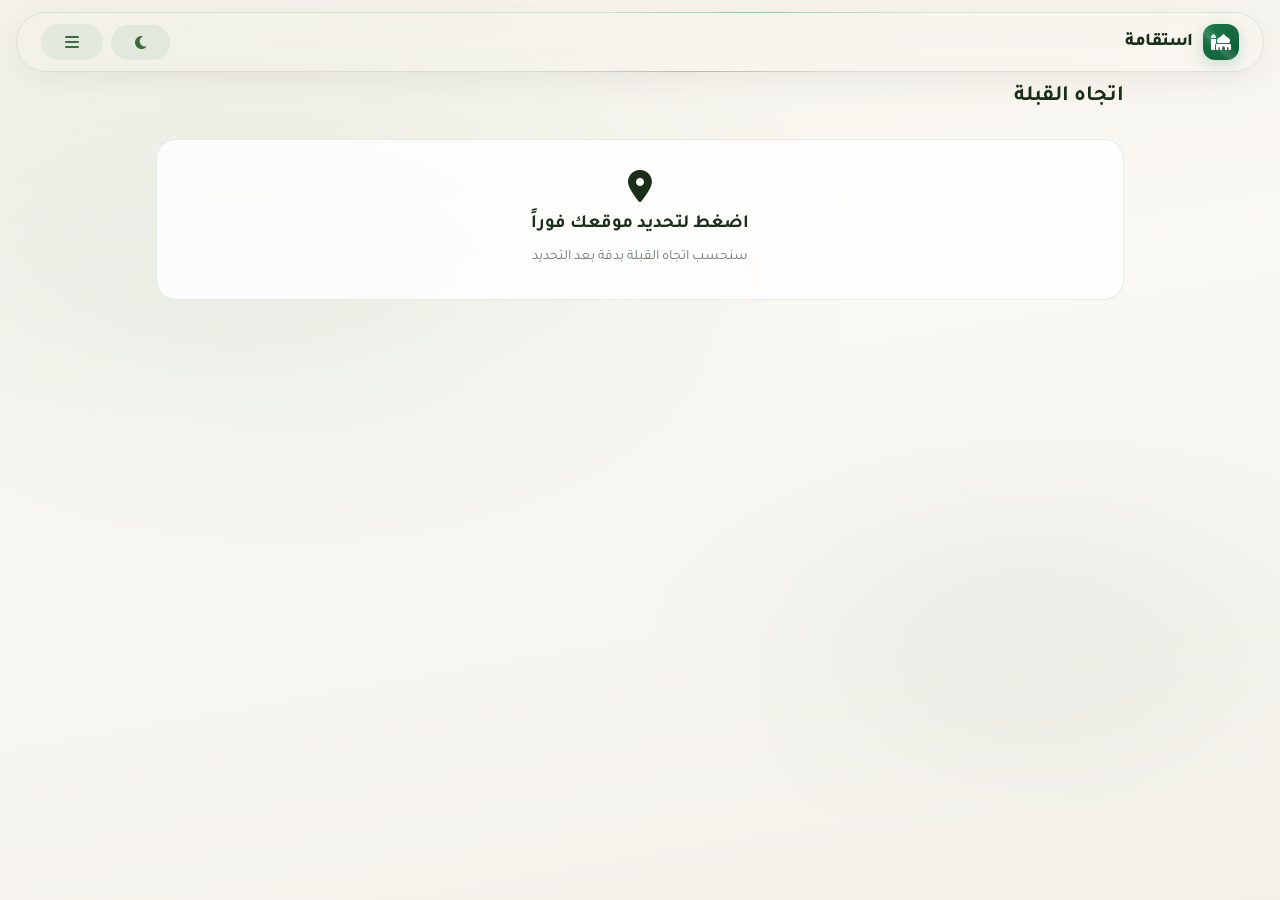
<file: qipla-direction.html>
﻿<!doctype html>
<html lang="ar" dir="rtl">
  <head>
    <meta charset="UTF-8" />
    <meta
      name="viewport"
      content="width=device-width, initial-scale=1.0, user-scalable=yes, viewport-fit=cover"
    />
    <title>استقامة - اتجاه القبلة</title>
    <meta name="theme-color" content="#1B7A4B" />
    <link
      rel="stylesheet"
      href="https://cdnjs.cloudflare.com/ajax/libs/font-awesome/6.4.0/css/all.min.css"
    />
    <link rel="stylesheet" href="assets/css/styles.css" />

    <style>
      /* منع تحديد النصوص */
      * {
        -webkit-user-select: none;
        -moz-user-select: none;
        -ms-user-select: none;
        user-select: none;

        /* منع قائمة الضغط المطول على iPhone وSafari */
        -webkit-touch-callout: none;

        /* إزالة تمييز اللمس على أندرويد وChrome */
        -webkit-tap-highlight-color: transparent;
      }

      body {
        display: flex;
        flex-direction: column;
        min-height: 100vh;
      }

      #header-title {
        font-size: 22px;
        font-weight: 700;
        color: var(--text-primary);
      }

      #links-menu a[href="qipla-direction.html"] {
        background: var(--primary-soft);
        border-right: 3px solid var(--primary);
        color: var(--primary-dark);
        font-weight: 700;
      }
      #links-menu a[href="qipla-direction.html"] .link-circle {
        background: var(--primary);
        color: white;
        border-color: var(--primary);
      }

      .loading-wrapper {
        background: rgba(27, 122, 75, 0.08);
        backdrop-filter: blur(4px);
        border-radius: 28px;
        margin: 20px 0;
        padding: 35px 20px;
        text-align: center;
        display: flex;
        flex-direction: column;
        align-items: center;
        gap: 15px;
        border: 1px dashed var(--primary-green);
      }
      .loading-spinner {
        width: 50px;
        height: 50px;
        border: 5px solid #e0eadd;
        border-top: 5px solid var(--primary-green);
        border-radius: 50%;
        animation: spin 0.8s linear infinite;
      }
      @keyframes spin {
        0% {
          transform: rotate(0deg);
        }
        100% {
          transform: rotate(360deg);
        }
      }
      .loading-text {
        font-size: 20px;
        font-weight: 500;
        color: var(--dark-green);
        letter-spacing: 1px;
        display: flex;
        align-items: center;
        gap: 10px;
      }
      .loading-text i {
        font-size: 24px;
        animation: pulse 1.2s infinite;
      }
      @keyframes pulse {
        0% {
          opacity: 0.4;
        }
        100% {
          opacity: 1;
        }
      }

      .location-box {
        text-align: center;
        background: var(--bg-card);
        padding: 30px;
        border-radius: 20px;
        cursor: pointer;
        transition: 0.3s;
        border: 1px solid var(--glass-border);
        margin-bottom: 20px;
        color: var(--text-main) !important;
      }
      .location-box:hover {
        transform: translateY(-5px);
        border-color: var(--primary-green);
        box-shadow: 0 10px 20px rgba(27, 122, 75, 0.1);
      }

      button {
        background: var(--primary);
        border: none;
        color: white;
        font-family: inherit;
        font-size: 1rem;
        padding: 10px 24px;
        border-radius: 60px;
        cursor: pointer;
        font-weight: 500;
        transition: 0.2s;
      }
      button:active {
        transform: scale(0.96);
        background: var(--dark-green);
      }
      .hidden {
        display: none !important;
      }

      .qibla-card {
        width: 100%;
        max-width: 420px;
        background: rgba(255, 255, 255, 0.85);
        backdrop-filter: blur(10px);
        border-radius: 56px;
        padding: 24px 20px 32px;
        margin: 0 auto;
        box-shadow: 0 20px 35px rgba(0, 0, 0, 0.08);
        text-align: center;
        border: 1px solid #ffffffaa;
      }

      .compass-wrapper {
        position: relative;
        width: 280px;
        height: 280px;
        margin: 0 auto;
        background: rgba(255, 255, 255, 0.85);
        border-radius: 50%;
        box-shadow:
          0 12px 28px rgba(0, 0, 0, 0.1),
          inset 0 1px 2px rgba(255, 255, 255, 0.9);
      }

      canvas {
        position: absolute;
        top: 0;
        left: 0;
        width: 100%;
        height: 100%;
        border-radius: 50%;
        display: block;
      }

      .compass-center-icon {
        position: absolute;
        top: 50%;
        left: 50%;
        transform: translate(-50%, -50%);
        font-size: 24px;
        color: #f9f3df;
        z-index: 5;
        pointer-events: none;
      }

      .degree-badge {
        margin-top: 28px;
        background: rgba(255, 255, 255, 0.8);
        backdrop-filter: blur(12px);
        padding: 12px 20px;
        border-radius: 60px;
        display: inline-flex;
        align-items: baseline;
        gap: 8px;
        font-size: 1.2rem;
        font-weight: 500;
        color: var(--dark-green);
      }
      .degree-badge span {
        font-size: 2.2rem;
        font-weight: 800;
        color: var(--primary-green);
      }

      .status-message {
        background: var(--bg-card-hover);
        border-radius: 50px;
        padding: 12px 18px;
        margin-top: 24px;
        font-size: 0.95rem;
        color: #b45f06;
        border-right: 4px solid #f9a825;
        transition: 0.2s;
        min-height: 50px;
        display: flex;
        align-items: center;
        justify-content: center;
      }
      .status-message.on-target {
        background: var(--primary-soft);
        color: var(--dark-green);
        border-right-color: var(--primary-green);
      }

      .hint {
        margin-top: 22px;
        font-size: 0.7rem;
        color: #7a8a6e;
        background: var(--glass-bg);
        backdrop-filter: blur(4px);
        padding: 8px 16px;
        border-radius: 40px;
        display: inline-flex;
        align-items: center;
        gap: 8px;
      }

      #links-menu a[href="qipla-direction.html"] {
        background: var(--primary-soft);
        border-right: 3px solid var(--primary);
        color: var(--primary-dark);
        font-weight: 700;
      }
      #links-menu a[href="qipla-direction.html"] .link-circle {
        background: var(--primary);
        color: white;
        border-color: var(--primary);
      }

      [data-theme="dark"] .location-box {
        background: var(--bg-card);
        border-color: var(--glass-border);
      }
      [data-theme="dark"] .qibla-card {
        background: var(--bg-card);
        border-color: var(--glass-border);
      }
      [data-theme="dark"] .degree-badge {
        background: rgba(34, 197, 94, 0.14);
        color: #86EFAC;
      }
      [data-theme="dark"] .status-message {
        background: #1E1E20;
        color: #A1A1AA;
        border-color: rgba(255,255,255,0.08);
      }
      [data-theme="dark"] .hint {
        color: var(--text-muted);
      }

      @media (max-width: 480px) {
        .compass-wrapper {
          width: 220px;
          height: 220px;
        }
        canvas {
          width: 220px;
          height: 220px;
        }
        .qibla-card {
          padding: 16px 14px 22px;
          border-radius: 36px;
        }
        .degree-badge {
          margin-top: 18px;
          padding: 10px 16px;
          font-size: 1rem;
        }
        .degree-badge span {
          font-size: 1.8rem;
        }
        .status-message {
          padding: 10px 14px;
          margin-top: 14px;
          font-size: 0.85rem;
          min-height: 40px;
          border-radius: 40px;
        }
        .hint {
          margin-top: 14px;
          padding: 6px 12px;
          font-size: 0.65rem;
        }
      }
    </style>
    <style>
      #page-loader {
        position: fixed;
        inset: 0;
        z-index: 999999;
        display: flex;
        align-items: center;
        justify-content: center;
        background: #f5f1ea;
        transition:
          opacity 0.5s ease,
          visibility 0.5s ease;
      }
      #page-loader.hidden {
        opacity: 0;
        visibility: hidden;
        pointer-events: none;
      }
      .loader-ring {
        width: 44px;
        height: 44px;
        border-radius: 50%;
        border: 3px solid rgba(201, 160, 61, 0.12);
        border-top-color: #1b7a4b;
        border-right-color: #c9a03d;
        animation: loaderSpin 0.85s cubic-bezier(0.4, 0, 0.2, 1) infinite;
        box-shadow: 0 0 30px rgba(27, 122, 75, 0.06);
      }
      @keyframes loaderSpin {
        to {
          transform: rotate(360deg);
        }
      }
      [data-theme="dark"] #page-loader {
        background: #0e2017;
      }
    </style>
  </head>

  <body>
    <div id="page-loader"><div class="loader-ring"></div></div>
    <div id="overlay" onclick="closeMenu()"></div>

    <div id="links-menu">
      <div class="menu-header-area">
        <div class="menu-logo"><i class="fa-solid fa-mosque"></i></div>
        <span class="menu-title">استقامة</span>
        <button class="menu-close-btn" onclick="closeMenu()">
          <i class="fa-solid fa-xmark"></i>
        </button>
      </div>
      <a href="index.html" class="link-item">
        <div class="link-circle"><i class="fa-solid fa-house"></i></div>
        الرئيسية
      </a>
      <a href="azkar.html" class="link-item"
        ><div class="link-circle">
          <i class="fa-solid fa-hands-praying"></i>
        </div>
        الأذكار
      </a>
      <a href="quran.html" class="link-item"
        ><div class="link-circle"><i class="fa-solid fa-book-open"></i></div>
        القرآن
      </a>
      <a href="prayertime.html" class="link-item"
        ><div class="link-circle"><i class="fa-solid fa-mosque"></i></div>
        أوقات الصلاة
      </a>
      <a href="rosary.html" class="link-item"
        ><div class="link-circle"><svg viewBox="0 0 24 24" width="18" height="18" fill="none" xmlns="http://www.w3.org/2000/svg" aria-hidden="true"><g fill="currentColor"><circle cx="12" cy="3.9" r="1.1"/><circle cx="14.35" cy="4.75" r="1.1"/><circle cx="16" cy="6.6" r="1.1"/><circle cx="16.65" cy="9" r="1.1"/><circle cx="15.45" cy="11.55" r="1.1"/><circle cx="13.65" cy="13.4" r="1.1"/><circle cx="10.35" cy="13.4" r="1.1"/><circle cx="8.55" cy="11.55" r="1.1"/><circle cx="7.35" cy="9" r="1.1"/><circle cx="8" cy="6.6" r="1.1"/><circle cx="9.65" cy="4.75" r="1.1"/><rect x="10.85" y="13.9" width="2.3" height="1.5" rx="0.6"/></g><g stroke="currentColor" stroke-width="1.15" stroke-linecap="round"><path d="M11.1 15.4V19.7"/><path d="M12.25 15.4V20.7"/><path d="M13.4 15.4V19.7"/></g></svg></div>
        التسبيح
      </a>
      <a href="qipla-direction.html" class="link-item"
        ><div class="link-circle">
          <i class="fa-solid fa-location-arrow"></i>
        </div>
        اتجاه القبلة
      </a>
      <a href="about.html" class="link-item"
        ><div class="link-circle"><i class="fa-solid fa-circle-info"></i></div>
        حول التطبيق
      </a>
    </div>

    <header class="main-header">
      <div class="logo-area">
        <div class="logo-icon-wrapper">
          <i class="fa-solid fa-mosque"></i>
        </div>
        <h1>استقامة</h1>
      </div>
      <div class="header-actions">
        <button
          class="theme-toggle"
          id="themeToggle"
          onclick="toggleTheme()"
          title="الوضع الليلي / النهاري"
        >
          <i class="fa-solid fa-moon"></i>
        </button>
        <button class="header-btn" onclick="openMenu()">
          <i class="fa-solid fa-bars"></i>
        </button>
      </div>
    </header>

    <div class="container">
      <div class="section-title">
        <h2 id="header-title">اتجاه القبلة</h2>
      </div>

      <div id="loadingIndicator" style="display: none">
        <div class="loading-wrapper">
          <div class="loading-spinner"></div>
          <div class="loading-text">
            <i class="fa-solid fa-circle-notch"></i>
            <span>جار التحميل ...</span>
          </div>
          <p style="color: #4b6b3e; font-size: 14px">
            يتم تجهيز البوصلة وتحديد الموقع
          </p>
        </div>
      </div>

      <div
        id="offlineNotice"
        style="
          display: none;
          background: #fff3cd;
          color: #856404;
          padding: 10px 16px;
          border-radius: 12px;
          margin-bottom: 12px;
          text-align: center;
          font-size: 0.85rem;
          border: 1px solid #ffeeba;
        "
      ></div>

      <div id="locationBox" class="location-box" onclick="requestLocation()">
        <i
          class="fa-solid fa-location-dot fa-2x"
          style="margin-bottom: 8px; display: block"
        ></i>
        <h3>اضغط لتحديد موقعك فوراً</h3>
        <p style="margin-top: 6px; font-size: 14px; color: #6c7a6e">
          سنحسب اتجاه القبلة بدقة بعد التحديد
        </p>
      </div>

      <div id="qiblaUI" class="hidden">
        <div class="qibla-card">
          <div class="compass-wrapper">
            <canvas id="qiblaCanvas" width="280" height="280"></canvas>
            <i class="fa-solid fa-kaaba compass-center-icon"></i>
          </div>
          <div class="degree-badge">
            القبلة بزاوية
            <span id="qiblaDegrees">--</span>°
          </div>
          <div id="statusBox" class="status-message">
            <i class="fa-regular fa-compass"></i> انتظار البوصلة...
          </div>
          <div class="hint">
            <i class="fa-solid fa-mobile-screen-button"></i>
            ضع الهاتف مستوياً (أفقياً) لدقة أفضل
          </div>
        </div>
      </div>
    </div>

    <script>
      (function () {
        const KAABA_LAT = 21.4225;
        const KAABA_LNG = 39.8262;

        let userLat = null,
          userLng = null;
        let absoluteQibla = null;
        let deviceHeading = 0;
        let compassReady = false;

        const locationBox = document.getElementById("locationBox");
        const qiblaUI = document.getElementById("qiblaUI");
        const qiblaDegreesSpan = document.getElementById("qiblaDegrees");
        const statusBox = document.getElementById("statusBox");
        const canvas = document.getElementById("qiblaCanvas");
        const ctx = canvas.getContext("2d");
        const loadingIndicator = document.getElementById("loadingIndicator");
        let animationId = null;

        function showLoader(show = true, message = "جار التحميل ...") {
          if (!loadingIndicator) return;
          if (show) {
            if (locationBox) locationBox.style.display = "none";
            if (qiblaUI) qiblaUI.classList.add("hidden");
            loadingIndicator.style.display = "block";
            const textSpan =
              loadingIndicator.querySelector(".loading-text span");
            const msgParagraph = loadingIndicator.querySelector("p");
            if (textSpan) textSpan.innerText = message;
            if (msgParagraph)
              msgParagraph.innerText = "يتم تجهيز البوصلة وتحديد الموقع";
          } else {
            loadingIndicator.style.display = "none";
          }
        }

        function hideLoaderAndShowContent(showQibla = false) {
          if (loadingIndicator) loadingIndicator.style.display = "none";
          if (showQibla && qiblaUI) {
            qiblaUI.classList.remove("hidden");
            if (locationBox) locationBox.style.display = "none";
          } else if (!showQibla && locationBox) {
            locationBox.style.display = "block";
            if (qiblaUI) qiblaUI.classList.add("hidden");
          }
        }

        function toRad(deg) {
          return (deg * Math.PI) / 180;
        }
        function toDeg(rad) {
          return (rad * 180) / Math.PI;
        }

        function computeQiblaAngle(lat, lng) {
          const lat1 = toRad(lat);
          const lon1 = toRad(lng);
          const lat2 = toRad(KAABA_LAT);
          const lon2 = toRad(KAABA_LNG);
          const dLon = lon2 - lon1;
          const y = Math.sin(dLon) * Math.cos(lat2);
          const x =
            Math.cos(lat1) * Math.sin(lat2) -
            Math.sin(lat1) * Math.cos(lat2) * Math.cos(dLon);
          let angle = toDeg(Math.atan2(y, x));
          return (angle + 360) % 360;
        }

        function drawCompass() {
          if (!ctx || absoluteQibla === null) return;

          const size = 280;
          const center = size / 2;
          const radius = size / 2 - 12;

          ctx.clearRect(0, 0, size, size);

          ctx.beginPath();
          ctx.arc(center, center, radius, 0, 2 * Math.PI);
          ctx.fillStyle = "#ffffff";
          ctx.fill();
          ctx.strokeStyle = "#cfe9cf";
          ctx.lineWidth = 2;
          ctx.stroke();

          ctx.save();
          ctx.translate(center, center);
          ctx.rotate(toRad(-deviceHeading));

          for (let deg = 0; deg < 360; deg += 30) {
            const rad = toRad(deg - 90);
            const inner = radius - 14;
            const outer = radius - 5;
            ctx.beginPath();
            ctx.moveTo(inner * Math.cos(rad), inner * Math.sin(rad));
            ctx.lineTo(outer * Math.cos(rad), outer * Math.sin(rad));
            ctx.strokeStyle = "#a0b8a0";
            ctx.lineWidth = 1.5;
            ctx.stroke();
          }

          const labels = [
            { a: 0, n: "N" },
            { a: 90, n: "E" },
            { a: 180, n: "S" },
            { a: 270, n: "W" },
          ];
          ctx.font = "bold 16px 'Tajawal'";
          ctx.fillStyle = "#3e613a";
          ctx.textAlign = "center";
          ctx.textBaseline = "middle";
          labels.forEach((l) => {
            const rad = toRad(l.a - 90);
            const x = (radius - 30) * Math.cos(rad);
            const y = (radius - 30) * Math.sin(rad);
            ctx.fillText(l.n, x, y);
          });

          const targetRad = toRad(absoluteQibla - 90);
          const arrowLength = radius - 40;
          const endX = arrowLength * Math.cos(targetRad);
          const endY = arrowLength * Math.sin(targetRad);

          let angleDiff = (absoluteQibla - deviceHeading + 360) % 360;
          let smallestDiff = Math.min(angleDiff, 360 - angleDiff);
          const isCorrect = smallestDiff < 8;
          const arrowColor = isCorrect ? "#2b8c4a" : "#d94f4f";

          ctx.beginPath();
          ctx.moveTo(0, 0);
          ctx.lineTo(endX, endY);
          ctx.strokeStyle = arrowColor;
          ctx.lineWidth = 5;
          ctx.lineCap = "round";
          ctx.stroke();

          const headSize = 16;
          ctx.save();
          ctx.translate(endX, endY);
          ctx.rotate(targetRad + Math.PI / 2);
          ctx.beginPath();
          ctx.moveTo(0, -headSize);
          ctx.lineTo(-headSize / 1.5, headSize / 2);
          ctx.lineTo(headSize / 1.5, headSize / 2);
          ctx.closePath();
          ctx.fillStyle = arrowColor;
          ctx.fill();
          ctx.restore();

          ctx.restore();

          ctx.beginPath();
          ctx.arc(center, center, 18, 0, 2 * Math.PI);
          ctx.fillStyle = "#2c3e2c";
          ctx.fill();

          updateStatusMessage(angleDiff, smallestDiff);
        }

        function updateStatusMessage(rawDiff, smallestDiff) {
          if (!statusBox) return;
          if (!compassReady) {
            statusBox.innerHTML = `<i class="fa-regular fa-compass"></i> جاري معايرة البوصلة...`;
            statusBox.classList.remove("on-target");
            return;
          }
          if (smallestDiff < 8) {
            statusBox.innerHTML = `<i class="fa-solid fa-circle-check"></i> القبلة أمامك مباشرة`;
            statusBox.classList.add("on-target");
          } else {
            const dirText = rawDiff < 180 ? "اليمين" : "اليسار";
            const dirIcon = rawDiff < 180 ? "fa-arrow-right" : "fa-arrow-left";
            statusBox.innerHTML = `<i class="fa-solid fa-arrows-spin"></i> أدر الهاتف نحو ${dirText} <i class="fa-solid ${dirIcon}"></i>`;
            statusBox.classList.remove("on-target");
          }
        }

        function initCompass() {
          if (
            typeof DeviceOrientationEvent !== "undefined" &&
            typeof DeviceOrientationEvent.requestPermission === "function"
          ) {
            const btn = document.createElement("button");
            btn.innerHTML =
              '<i class="fa-solid fa-lock-open"></i> تفعيل البوصلة';
            btn.style.backgroundColor = "var(--primary-green)";
            btn.style.margin = "0 auto";
            btn.style.display = "inline-block";
            btn.onclick = () => {
              DeviceOrientationEvent.requestPermission()
                .then((p) => {
                  if (p === "granted") {
                    window.addEventListener(
                      "deviceorientation",
                      onOrientation,
                      true,
                    );
                    btn.remove();
                    statusBox.innerHTML = `<i class="fa-regular fa-compass"></i> البوصلة تعمل ...`;
                  }
                })
                .catch(() => {
                  statusBox.innerHTML = `<i class="fa-solid fa-triangle-exclamation"></i> يرجى السماح بحساس الاتجاه`;
                });
            };
            statusBox.innerHTML = "";
            statusBox.appendChild(btn);
          } else {
            window.addEventListener("deviceorientation", onOrientation, true);
          }
        }

        function onOrientation(e) {
          let heading = null;
          if (e.webkitCompassHeading !== undefined) {
            heading = e.webkitCompassHeading;
          } else if (e.alpha !== null && e.alpha !== undefined) {
            heading = 360 - e.alpha;
          }
          if (heading !== null && heading !== undefined) {
            deviceHeading = heading;
            compassReady = true;
          }
        }

        function showOfflineMsg(msg) {
          const el = document.getElementById("offlineNotice");
          if (!el) return;
          el.innerHTML = `<i class="fa-solid fa-wifi-slash"></i> ${msg}`;
          el.style.display = "block";
          setTimeout(() => {
            el.style.display = "none";
          }, 5000);
        }

        function requestLocation() {
          if (!navigator.geolocation) {
            showOfflineMsg("المتصفح لا يدعم تحديد الموقع");
            return;
          }

          if (navigator.onLine === false) {
            showOfflineMsg("يتطلب تحديد الموقع اتصالاً بالإنترنت مؤقتاً");
            showLoader(false);
            return;
          }

          showLoader(true, "جار تحديد الموقع ...");

          navigator.geolocation.getCurrentPosition(
            (pos) => {
              userLat = pos.coords.latitude;
              userLng = pos.coords.longitude;
              absoluteQibla = computeQiblaAngle(userLat, userLng);
              qiblaDegreesSpan.innerText = Math.round(absoluteQibla);

              showLoader(false);
              if (locationBox) locationBox.style.display = "none";
              qiblaUI.classList.remove("hidden");

              initCompass();

              function animate() {
                drawCompass();
                animationId = requestAnimationFrame(animate);
              }
              animate();
            },
            (err) => {
              console.error("Geolocation error", err);
              let errorMsg =
                "لم نتمكن من تحديد موقعك. تأكد من تفعيل خدمات الموقع.";
              if (err.code === 1)
                errorMsg = "الرجاء السماح بتحديد الموقع في المتصفح.";
              else if (err.code === 2)
                errorMsg = "تعذر تحديد الموقع، تأكد من الاتصال.";
              showOfflineMsg(errorMsg);
              showLoader(false);
              if (locationBox) locationBox.style.display = "block";
              qiblaUI.classList.add("hidden");
            },
            { enableHighAccuracy: true, timeout: 12000 },
          );
        }

        window.requestLocation = requestLocation;

        window.addEventListener("beforeunload", () => {
          if (animationId) cancelAnimationFrame(animationId);
        });
      })();

      // ===== Dark Mode =====
      (function () {
        var saved = localStorage.getItem("istiqamah-theme");
        if (
          saved === "dark" ||
          (!saved && window.matchMedia("(prefers-color-scheme: dark)").matches)
        ) {
          document.documentElement.setAttribute("data-theme", "dark");
        }
      })();
      function toggleTheme() {
        var html = document.documentElement;
        var btn = document.getElementById("themeToggle");
        var isDark = html.getAttribute("data-theme") === "dark";
        if (isDark) {
          html.removeAttribute("data-theme");
          localStorage.setItem("istiqamah-theme", "light");
          if (btn) btn.innerHTML = '<i class="fa-solid fa-moon"></i>';
        } else {
          html.setAttribute("data-theme", "dark");
          localStorage.setItem("istiqamah-theme", "dark");
          if (btn) btn.innerHTML = '<i class="fa-solid fa-sun"></i>';
        }
      }
      (function () {
        var btn = document.getElementById("themeToggle");
        if (btn) {
          var isDark =
            document.documentElement.getAttribute("data-theme") === "dark";
          btn.innerHTML = isDark
            ? '<i class="fa-solid fa-sun"></i>'
            : '<i class="fa-solid fa-moon"></i>';
        }
      })();

      function openMenu() {
        document.getElementById("links-menu").style.left = "0";
        document.getElementById("overlay").style.display = "block";
      }

      function closeMenu() {
        document.getElementById("links-menu").style.left = "-100%";
        document.getElementById("overlay").style.display = "none";
      }

      window.openMenu = openMenu;
      window.closeMenu = closeMenu;
    </script>
    <script>
      if ("serviceWorker" in navigator) {
        navigator.serviceWorker.register("sw.js");
      }
    </script>
    <script>
      (function () {
        window.addEventListener("load", function () {
          var pl = document.getElementById("page-loader");
          if (pl) pl.classList.add("hidden");
        });
        setTimeout(function () {
          var pl = document.getElementById("page-loader");
          if (pl) pl.classList.add("hidden");
        }, 6000);
      })();
    </script>
  </body>
</html>
</file>
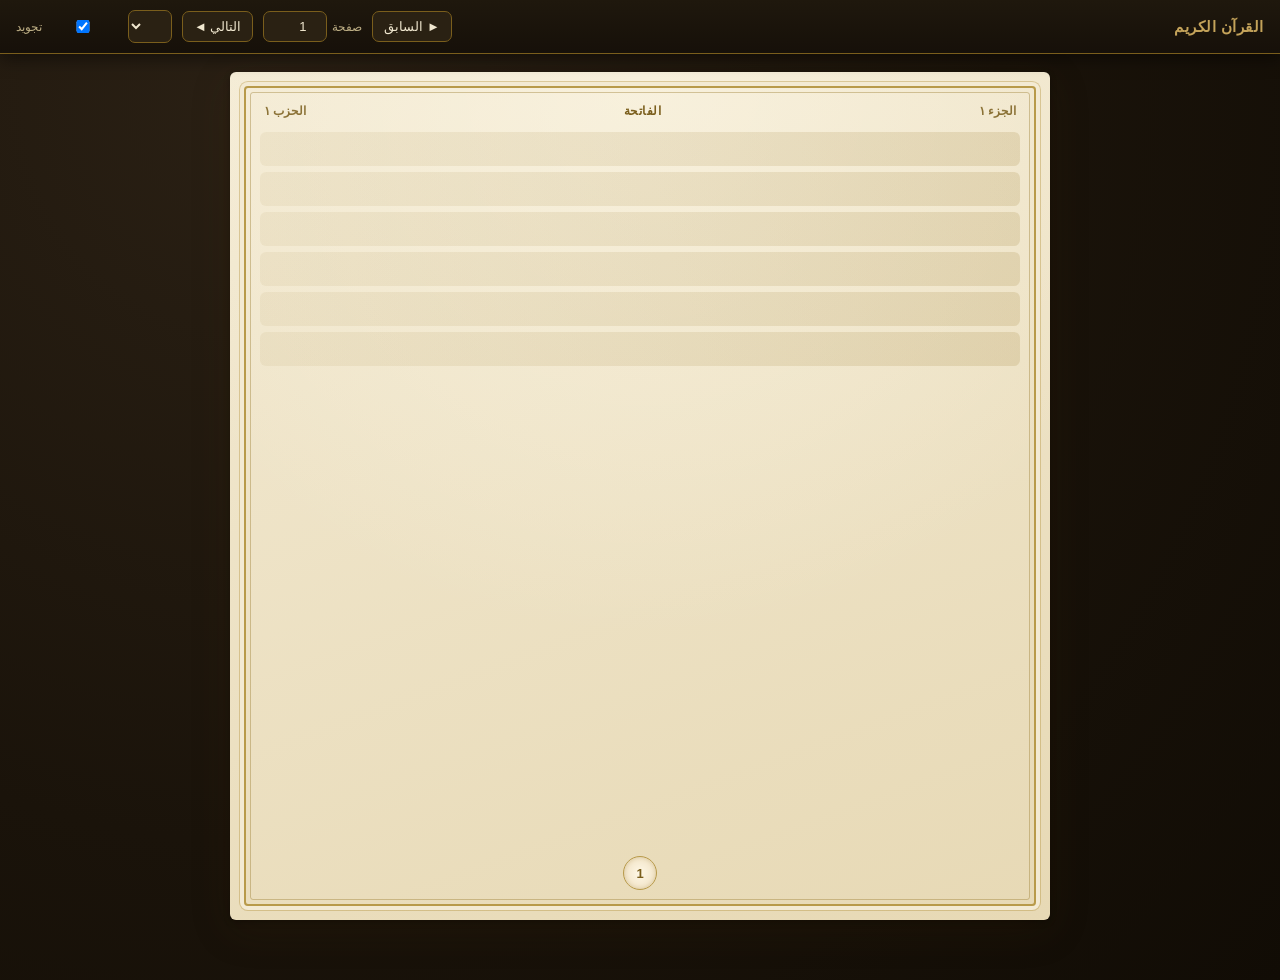
<file: quran-mushaf.html>
<!DOCTYPE html>
<html lang="ar" dir="rtl">
<head>
<meta charset="UTF-8">
<meta name="viewport" content="width=device-width, initial-scale=1.0">
<title>القرآن الكريم — المصحف</title>
<style>
  :root{
    --paper:#f3ead3;
    --paper-edge:#e7d9b5;
    --ink:#1a1a1a;
    --gold:#9a7b2f;
    --gold-deep:#7a5e1c;
    --frame:#b89a4a;
    --ornament:#c4a35a;
    --header-bg:#efe2c0;
    --shadow:rgba(60,40,0,.18);
  }
  *{box-sizing:border-box;}
  html,body{margin:0;padding:0;}
  body{
    background:
      radial-gradient(circle at 20% 10%, #2a2014 0%, #1a130a 55%, #110c05 100%);
    min-height:100vh;
    font-family:"Segoe UI",Tahoma,sans-serif;
    color:#e9e2cf;
    -webkit-font-smoothing:antialiased;
  }

  /* ===== Top toolbar ===== */
  .toolbar{
    position:sticky;top:0;z-index:50;
    display:flex;align-items:center;gap:10px;flex-wrap:wrap;
    padding:10px 16px;
    background:linear-gradient(180deg,#1f180d,#161009);
    border-bottom:1px solid var(--gold-deep);
    box-shadow:0 4px 18px rgba(0,0,0,.5);
  }
  .toolbar .title{
    font-weight:700;color:var(--ornament);font-size:15px;letter-spacing:.5px;
    margin-inline-end:auto;white-space:nowrap;
  }
  .toolbar button,.toolbar select,.toolbar input{
    font-family:inherit;font-size:13px;
    background:#2a2113;color:#f0e7cf;
    border:1px solid var(--gold-deep);border-radius:7px;
    padding:7px 11px;cursor:pointer;transition:.15s;
  }
  .toolbar button:hover,.toolbar select:hover{border-color:var(--ornament);background:#342916;}
  .toolbar button:disabled{opacity:.4;cursor:not-allowed;}
  .toolbar input{width:64px;text-align:center;}
  .toolbar label{font-size:12px;color:#bdae84;display:flex;align-items:center;gap:5px;}
  .spinner{
    width:15px;height:15px;border:2px solid #5a4a28;border-top-color:var(--ornament);
    border-radius:50%;animation:spin .7s linear infinite;display:none;
  }
  .spinner.on{display:inline-block;}
  @keyframes spin{to{transform:rotate(360deg);}}

  .view-wrap{padding:18px 10px 60px;display:flex;flex-direction:column;align-items:center;gap:26px;}

  /* ===== Mushaf page (frame on paper) ===== */
  .page{
    position:relative;
    width:min(96vw,820px);
    background:
      radial-gradient(circle at 50% 0%, rgba(255,250,235,.5), transparent 60%),
      linear-gradient(160deg,var(--paper),var(--paper-edge));
    border-radius:6px;
    box-shadow:0 10px 40px var(--shadow),0 2px 6px rgba(0,0,0,.3);
    padding:30px;
    counter-reset:pagecount;
  }
  /* double gold frame */
  .page::before{
    content:"";position:absolute;inset:14px;border:2px solid var(--frame);border-radius:4px;
    pointer-events:none;
    box-shadow:0 0 0 4px var(--paper),0 0 0 5px rgba(184,154,74,.45);
  }
  .page::after{
    content:"";position:absolute;inset:20px;border:1px solid rgba(154,123,47,.4);
    border-radius:3px;pointer-events:none;
  }
  .page-inner{position:relative;z-index:2;}

  /* header row: surah name (center) + juz/page corners */
  .page-head{
    display:flex;justify-content:space-between;align-items:center;
    color:var(--gold-deep);font-size:12px;font-weight:600;
    margin-bottom:6px;padding:0 4px;min-height:18px;
  }
  .page-head .corner{opacity:.85;}
  .page-head .center{color:var(--gold-deep);letter-spacing:.5px;}

  /* The 15-line mushaf body.
     QCF fonts are pre-shaped ligatures: each WORD glyph is drawn as one block.
     Real mushaf justification comes from sizing the font so glyphs fill the line,
     plus text-align:justify distributing the inter-word spacing evenly. */
  .lines{
    display:flex;flex-direction:column;justify-content:space-between;
    min-height:80vh;gap:0;
  }
  .line{
    display:block;            /* inline flow, not flex — avoids huge gaps */
    width:100%;
    /* justify EVERY line edge-to-edge (including the last) so all rows share
       the same left/right margins, like a real printed mushaf block. */
    direction:rtl;text-align:justify;text-align-last:justify;
    /* QCF glyphs are tall; line-height keeps the 15-line density authentic */
    font-size:clamp(22px,3.4vw,34px);
    line-height:1.62;
    padding:0 2px;
    font-feature-settings:"liga" 0,"calt" 0;
    letter-spacing:0;
  }
  /* QCF v4 words: inline so they justify naturally; non-breaking so a word
     never splits across lines.
     NOTE: color MUST be set to ink here. V4 fonts bake Tajweed colors into the
     glyph (this color only tints the black silhouette layer, ignored by V4),
     but V2 plain fonts take their color from CSS — without this they'd inherit
     the light body color and vanish on the cream paper. */
  .word{
    display:inline-block;white-space:nowrap;
    color:var(--ink);
    cursor:pointer;transition:background .12s;
    border-radius:6px;padding:0 1px;
  }
  .word:hover{background:rgba(154,123,47,.18);}
  .word.active{background:rgba(154,123,47,.30);outline:1px dashed var(--gold);}

  /* per-page QCF v4 font family name */
  .lines .word{font-family:var(--qcf,"QCF4001"),serif;}

  .center-line{text-align:center;text-align-last:center;}

  /* Surah header band */
  .surah-band{
    display:flex;align-items:center;justify-content:center;gap:10px;
    margin:6px 0;color:var(--gold-deep);
  }
  .surah-band .orn{
    flex:1;height:14px;max-width:140px;
    background:
      linear-gradient(90deg,transparent,var(--ornament),transparent) center/100% 1.5px no-repeat,
      radial-gradient(circle,var(--ornament) 22%,transparent 24%) center/8px 8px no-repeat;
    opacity:.6;
  }
  .surah-band .name{font-family:"Amiri","Scheherazade New",serif;font-size:26px;font-weight:700;}

  /* page footer (number medallion) */
  .page-foot{
    display:flex;justify-content:center;margin-top:10px;
  }
  .pageno{
    width:34px;height:34px;border-radius:50%;
    display:flex;align-items:center;justify-content:center;
    font-size:13px;font-weight:700;color:var(--gold-deep);
    border:1.5px solid var(--frame);
    background:radial-gradient(circle,#fff8e7,#ecdcbb);
    box-shadow:inset 0 0 4px rgba(154,123,47,.3);
  }

  /* loading shimmer for the page body */
  .loading-lines .shim{
    height:34px;margin:6px 0;border-radius:6px;
    background:linear-gradient(90deg,rgba(154,123,47,.08),rgba(154,123,47,.18),rgba(154,123,47,.08));
    background-size:200% 100%;animation:sh 1.2s infinite;
  }
  @keyframes sh{to{background-position:-200% 0;}}

  /* Toast */
  .toast{
    position:fixed;bottom:22px;left:50%;transform:translateX(-50%);
    background:#211a0e;color:#f0e7cf;border:1px solid var(--gold-deep);
    padding:10px 16px;border-radius:8px;font-size:13px;z-index:100;
    box-shadow:0 6px 20px rgba(0,0,0,.5);opacity:0;pointer-events:none;
    transition:opacity .25s,bottom .25s;
  }
  .toast.show{opacity:1;bottom:30px;}

  /* audio bar */
  .audiobar{
    position:fixed;bottom:0;left:0;right:0;z-index:60;
    display:none;align-items:center;gap:12px;flex-wrap:wrap;
    padding:9px 16px;background:linear-gradient(180deg,#1f180d,#100b05);
    border-top:1px solid var(--gold-deep);
  }
  .audiobar.on{display:flex;}
  .audiobar .now{color:var(--ornament);font-size:13px;flex:1;min-width:160px;}
  .audiobar audio{height:34px;}

  @media (max-width:560px){
    .page{padding:18px;}
    .page::before{inset:9px;}
    .page::after{inset:14px;}
    .toolbar .title{font-size:13px;}
    .surah-band .name{font-size:21px;}
  }
</style>
</head>
<body>

<div class="toolbar">
  <span class="title">ﺍﻟﻘﺮﺁﻥ ﺍﻟﻜﺮﻳﻢ</span>
  <button id="prevBtn" title="الصفحة السابقة">► السابق</button>
  <label>صفحة
    <input id="pageInput" type="number" min="1" max="604" value="1">
  </label>
  <button id="nextBtn" title="الصفحة التالية">التالي ◄</button>
  <select id="surahSelect" title="اختر السورة"></select>
  <label><input id="tajweedChk" type="checkbox" checked> تجويد</label>
  <span id="spin" class="spinner" title="جارٍ التحميل"></span>
</div>

<div class="view-wrap">
  <div class="page" id="page">
    <div class="page-inner">
      <div class="page-head">
        <span class="corner" id="juzLabel">الجزء ١</span>
        <span class="center" id="surahLabel">الفاتحة</span>
        <span class="corner" id="hizbLabel">الحزب ١</span>
      </div>
      <div class="lines" id="lines">
        <div class="loading-lines">
          <div class="shim"></div><div class="shim"></div><div class="shim"></div>
          <div class="shim"></div><div class="shim"></div><div class="shim"></div>
        </div>
      </div>
      <div class="page-foot"><div class="pageno" id="pageno">1</div></div>
    </div>
  </div>
</div>

<div class="audiobar" id="audiobar">
  <span class="now" id="nowplaying">—</span>
  <audio id="audio" controls></audio>
  <button id="closeAudio">✕</button>
</div>

<div class="toast" id="toast"></div>

<script>
"use strict";
const API = "https://alfurqan.online/api/v1";
const TOTAL_PAGES = 604;

// Juz starts (page where each juz begins) — King Fahd 604-page mushaf
const JUZ_START = [1,23,43,63,83,107,129,151,177,201,225,247,269,289,309,329,349,369,389,409,429,449,469,491,513,535,557,579,601,605];
function pageToJuz(p){
  let j=1;
  for(let i=0;i<JUZ_START.length;i++){ if(p>=JUZ_START[i]) j=i+1; }
  return Math.min(j,30);
}
// rough hizb label (every juz = 2 hizb)
function pageToHizb(p){ return ((pageToJuz(p)-1)*2 + (p>=midJuz(p)?1:0))||1; }
function midJuz(p){ const j=pageToJuz(p); const s=JUZ_START[j-1]; const e=JUZ_START[j]||605; return Math.floor((s+e)/2); }

const state = { page:1, surahs:[], surahToPage:{}, reciters:[], tajweed:true, cacheText:{}, cacheLayout:{} };
const el = id=>document.getElementById(id);

function toast(msg){
  const t=el("toast"); t.textContent=msg; t.classList.add("show");
  clearTimeout(toast._t); toast._t=setTimeout(()=>t.classList.remove("show"),2200);
}

function setSpin(on){ el("spin").classList.toggle("on",on); }

// ---- load surah list + map surah->first page ----
async function loadSurahs(){
  const r=await fetch(`${API}/surahs`);
  const d=await r.json();
  state.surahs=d.surahs;
  const sel=el("surahSelect");
  d.surahs.forEach(s=>{
    const o=document.createElement("option");
    o.value=s.number;
    o.textContent=`${s.number}. ${s.name} — ${s.transliteration}`;
    sel.appendChild(o);
  });
  // map: page number for each surah using layout of first ayah location
  // We approximate: load each surah start page lazily via search? Instead compute from a static table fallback.
}

// ---- font management: inject per-page @font-face only once per page ----
const loadedFonts = new Set();
function ensureFont(pageNum){
  if(loadedFonts.has(pageNum)) return;
  loadedFonts.add(pageNum);
  const fam = `QCF400${pad(pageNum)}`;
  const url = state.tajweed
    ? `${API}/quran-fonts/v4/${pageNum}`
    : `${API}/quran-fonts/v2/${pageNum}`;
  const css = `@font-face{font-family:"${fam}";src:url("${url}") format("truetype");font-display:block;}`;
  const s=document.createElement("style");
  s.id=`f-${pageNum}`; s.textContent=css;
  document.head.appendChild(s);
}
function pad(n){return String(n).padStart(3,"0");}

// ---- basmala fallback (manifest notes v2 codes are wrong for basmala) ----
const BASMALA = "بِسْمِ ٱللَّهِ ٱلرَّحْمَـٰنِ ٱلرَّحِيمِ";

// ---- render a page ----
async function renderPage(pageNum){
  pageNum=Math.max(1,Math.min(TOTAL_PAGES,pageNum));
  state.page=pageNum;
  el("pageInput").value=pageNum;
  el("pageno").textContent=pageNum;
  setSpin(true);
  el("prevBtn").disabled = pageNum<=1;
  el("nextBtn").disabled = pageNum>=TOTAL_PAGES;

  // ensure the font for THIS page is loaded before drawing glyphs
  const fam = `QCF400${pad(pageNum)}`;
  el("page").style.setProperty("--qcf",`"${fam}"`);
  ensureFont(pageNum);

  // fetch layout (cached)
  let layout = state.cacheLayout[pageNum];
  if(!layout){
    try{
      const r=await fetch(`${API}/quran-fonts/layout/${pageNum}`);
      layout=await r.json();
      state.cacheLayout[pageNum]=layout;
    }catch(e){
      setSpin(false);
      el("lines").innerHTML=`<div style="text-align:center;color:#7a5e1c;padding:40px">تعذّر تحميل الصفحة. تحقّق من الاتصال.</div>`;
      toast("فشل تحميل الصفحة");
      return;
    }
  }

  // header labels
  el("juzLabel").textContent = `الجزء ${toAr(pageToJuz(pageNum))}`;
  const firstSurah = firstSurahOnPage(layout);
  el("surahLabel").textContent = firstSurah ? surahName(firstSurah) : "";
  el("hizbLabel").textContent = `الحزب ${toAr(pageToHizb(pageNum))}`;

  // build lines
  const linesWrap = el("lines");
  linesWrap.innerHTML="";
  const frag=document.createDocumentFragment();

  layout.lines.forEach(line=>{
    if(line.type==="surah-header"){
      const band=document.createElement("div");
      band.className="surah-band";
      band.innerHTML=`<span class="orn"></span><span class="name">${line.text}</span><span class="orn"></span>`;
      frag.appendChild(band);
      return;
    }
    const row=document.createElement("div");
    row.className="line " + (line.type==="basmala"?"center-line":"text-line");

    if(line.type==="basmala" && (!line.words || line.words.length===0)){
      // fallback basmala in a serif arabic font (no QCF glyph reliability)
      row.innerHTML=`<span style="font-family:'Amiri',serif;font-size:30px;color:#1a1a1a;letter-spacing:1px">${BASMALA}</span>`;
      frag.appendChild(row); return;
    }

    if(line.words && line.words.length){
      line.words.forEach((w,i)=>{
        const span=document.createElement("span");
        span.className="word";
        span.dataset.loc=w.location||"";
        span.dataset.verse=w.location? w.location.split(":").slice(0,2).join(":") : "";
        // a word's qpcV2 may contain multiple glyphs (e.g. a letter + stop mark);
        // keep them joined. isEnd marks the ayah-end ornament.
        span.textContent = (w.qpcV2||w.qpcV1||w.word||"");
        row.appendChild(span);
        // real space between words so text-align:justify can spread them evenly
        if(i < line.words.length-1) row.appendChild(document.createTextNode(" "));
      });
    } else if(line.text){
      row.textContent=line.text;
    }
    frag.appendChild(row);
  });

  linesWrap.appendChild(frag);

  // wait for the font to actually be available, then redraw text (forces glyph use)
  waitForFont(fam).then(()=>{
    setSpin(false);
    // force reflow so COLR layers paint
    linesWrap.style.opacity="0.999";
    requestAnimationFrame(()=>linesWrap.style.opacity="1");
  });

  updateSurahSelect();
}

function firstSurahOnPage(layout){
  for(const l of layout.lines){ if(l.surah) return l.surah; }
  // fallback: parse from word locations
  for(const l of layout.lines){
    if(l.words && l.words[0] && l.words[0].location){
      return parseInt(l.words[0].location.split(":")[0],10);
    }
  }
  return null;
}
function surahName(n){
  const s=state.surahs.find(x=>x.number===n);
  return s? s.name : "";
}
function updateSurahSelect(){
  const s=firstSurahOnPage(state.cacheLayout[state.page]);
  if(s){ const opt=[...el("surahSelect").options].find(o=>+o.value===s); if(opt) el("surahSelect").value=s; }
}

// wait until a font family is ready
function waitForFont(family){
  if(document.fonts && document.fonts.load){
    return document.fonts.load(`32px "${family}"`).then(()=>document.fonts.ready).catch(()=>{});
  }
  return Promise.resolve();
}

// arabic-indic digits
function toAr(n){
  const m="٠١٢٣٤٥٦٧٨٩";
  return String(n).replace(/\d/g,d=>m[+d]);
}

// ---- navigation ----
function go(p){ history.replaceState(null,"",`#p${p}`); renderPage(p); }
el("prevBtn").onclick=()=>{ if(state.page>1) go(state.page-1); };
el("nextBtn").onclick=()=>{ if(state.page<TOTAL_PAGES) go(state.page+1); };
el("pageInput").addEventListener("change",e=>{ const v=parseInt(e.target.value,10); if(v>=1&&v<=TOTAL_PAGES) go(v); });
el("surahSelect").addEventListener("change",e=>{
  const num=+e.target.value;
  const p=SURAH_START_PAGE[num];
  if(p) go(p);
});

// Authoritative surah -> first mushaf page (Hafs, 604-page Madani mushaf).
// Verified against the alfurqan layout API: each page's surah-header matches.
const SURAH_START_PAGE={
  1:1,2:2,3:50,4:77,5:106,6:128,7:151,8:177,9:187,10:208,11:221,12:235,13:249,14:255,15:262,16:267,17:282,18:293,19:305,20:312,21:322,22:332,23:342,24:350,25:359,26:367,27:377,28:385,29:396,30:404,31:411,32:415,33:418,34:428,35:434,36:440,37:446,38:453,39:458,40:467,41:477,42:483,43:489,44:496,45:499,46:502,47:507,48:511,49:515,50:519,51:523,52:526,53:528,54:531,55:534,56:536,57:537,58:543,59:545,60:549,61:551,62:553,63:554,64:556,65:558,66:560,67:562,68:564,69:566,70:568,71:570,72:572,73:574,74:575,75:577,76:578,77:580,78:582,79:583,80:585,81:586,82:587,83:587,84:589,85:590,86:591,87:591,88:592,89:593,90:594,91:595,92:595,93:596,94:596,95:597,96:597,97:598,98:598,99:599,100:599,101:600,102:600,103:601,104:601,105:601,106:602,107:602,108:602,109:603,110:603,111:603,112:604,113:604,114:604
};

// ---- tajweed toggle ----
el("tajweedChk").addEventListener("change",e=>{
  state.tajweed=e.target.checked;
  loadedFonts.clear();
  [...document.querySelectorAll("style[id^='f-']")].forEach(s=>s.remove());
  renderPage(state.page);
  toast(state.tajweed?"تجويد ملوّن (V4)":"خط أسود (V2)");
});

// ---- keyboard nav ----
document.addEventListener("keydown",e=>{
  if(e.target.tagName==="INPUT"||e.target.tagName==="SELECT") return;
  if(e.key==="ArrowRight") el("nextBtn").click();      // RTL: right = next
  else if(e.key==="ArrowLeft") el("prevBtn").click();
});

// ---- audio: click a word -> play that ayah ----
el("lines").addEventListener("click",async e=>{
  const w=e.target.closest(".word");
  if(!w) return;
  const verse=w.dataset.verse;
  if(!verse) return;
  const [s,a]=verse.split(":");
  await playAyah(+s,+a);
});

async function playAyah(surah,ayah){
  try{
    const reciter = "husary"; // default beautiful reciter
    const url=`${API}/audio/${reciter}/surah/${surah}/ayah/${ayah}`;
    const bar=el("audiobar"); bar.classList.add("on");
    const a=el("audio"); a.src=url; a.play().catch(()=>{});
    el("nowplaying").textContent=`${surahName(surah)} : ${toAr(ayah)}`;
  }catch(e){ toast("تعذّر تشغيل الصوت"); }
}
el("closeAudio").onclick=()=>{ el("audio").pause(); el("audiobar").classList.remove("on"); };

// ---- boot ----
(async function init(){
  await loadSurahs();
  const h=location.hash.match(/p(\d+)/);
  const start = h? Math.max(1,Math.min(TOTAL_PAGES,+h[1])) : 1;
  renderPage(start);
})();
</script>
</body>
</html>
</file>
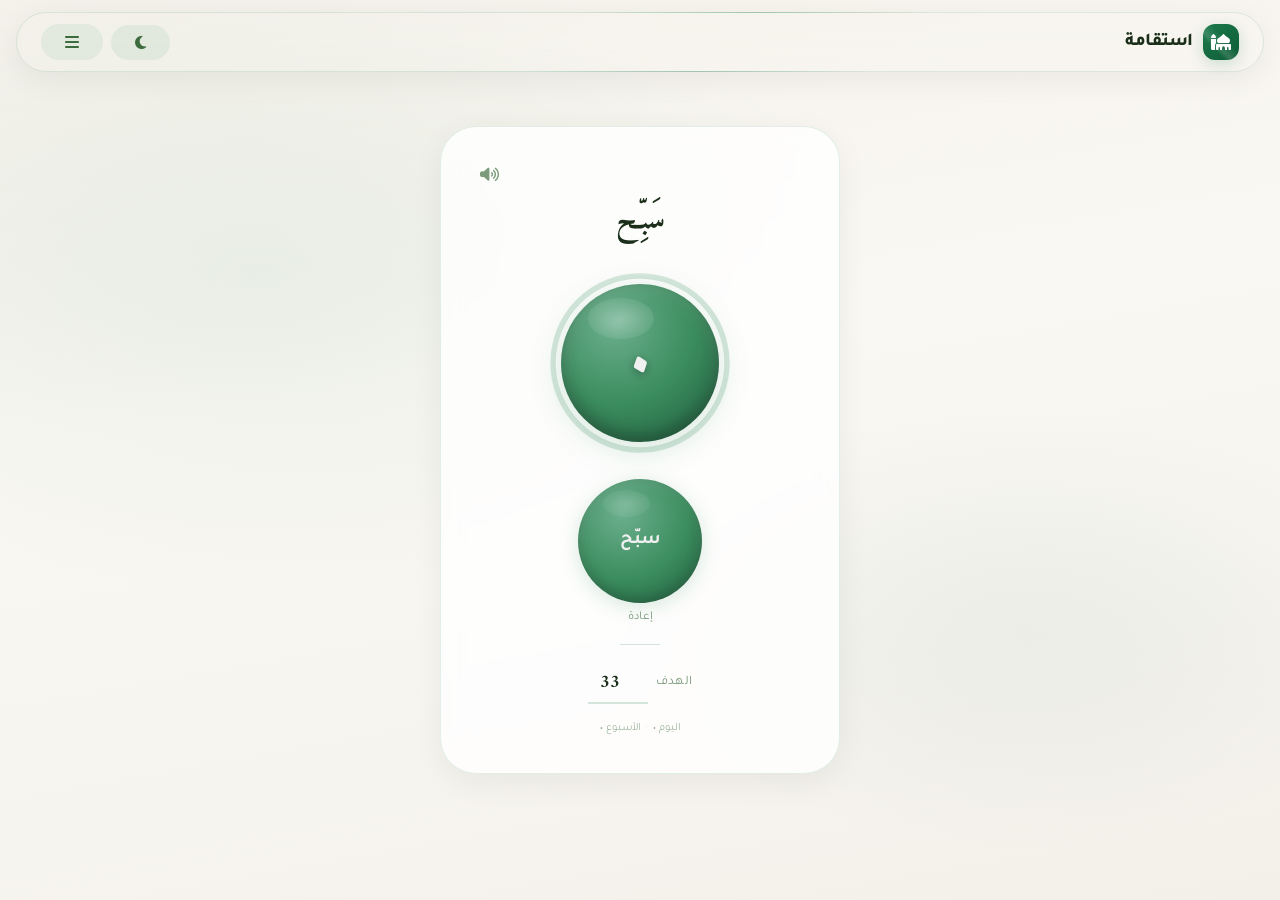
<file: rosary.html>
﻿<!doctype html>
<html lang="ar" dir="rtl">
  <head>
    <meta charset="UTF-8" />
    <meta name="viewport" content="width=device-width, initial-scale=1.0" />
    <title>تطبيق استقامة - تسبيح</title>
    <meta name="theme-color" content="#1B7A4B" />
    <link rel="stylesheet" href="https://cdnjs.cloudflare.com/ajax/libs/font-awesome/6.4.0/css/all.min.css" />
    <link rel="stylesheet" href="assets/css/styles.css" />
    <style>
      @import url("https://fonts.googleapis.com/css2?family=Amiri:wght@400;700&display=swap");

      * { user-select: none; -webkit-touch-callout: none; -webkit-tap-highlight-color: transparent; }
      input { user-select: text; }

      .container { display: flex; align-items: center; justify-content: center; min-height: calc(100vh - 100px); }

      .tasbeeh-card {
        width: 100%; max-width: 370px;
        background: var(--bg-card);
        border-radius: var(--radius-xl);
        padding: 20px 24px 28px;
        box-shadow: var(--glass-shadow);
        border: 1px solid var(--glass-border);
        text-align: center;
        transition: background .4s, border-color .4s, box-shadow .4s;
        backdrop-filter: blur(10px);
        position: relative;
      }
      @media(max-width:420px){ .tasbeeh-card { padding: 14px 16px 22px; border-radius: var(--radius-lg); } }

      .card-top {
        display: flex; justify-content: flex-end; align-items: center;
        margin-bottom: 6px; height: 32px;
      }
      .sound-btn {
        background: none; border: none; cursor: pointer;
        width: 32px; height: 32px; border-radius: 50%;
        display: flex; align-items: center; justify-content: center;
        color: var(--text-muted);
        font-size: 15px;
        transition: background .25s, color .25s;
      }
      .sound-btn:hover { background: var(--primary-soft); color: var(--text-primary); }
      .sound-btn:active { transform: scale(.88); }
      .sound-btn:focus-visible { outline: 2px solid var(--primary); outline-offset: 2px; }

      .tasbeeh-heading {
        font-family: "Amiri", serif;
        font-size: 28px; font-weight: 700;
        color: var(--text-primary);
        margin-bottom: 18px;
      }
      @media(max-width:420px){ .tasbeeh-heading { font-size: 24px; margin-bottom: 14px; } }

      .bead-wrap {
        position: relative;
        width: 184px; height: 184px;
        margin: 0 auto 16px;
      }
      .bead-wrap svg {
        position: absolute; inset: 0;
        width: 100%; height: 100%;
        transform: rotate(-90deg);
      }
      .ring-bg {
        fill: none; stroke: var(--border-medium); stroke-width: 5; stroke-linecap: round;
        transition: stroke .4s;
      }
      .ring-fill {
        fill: none; stroke: #3B8C5E; stroke-width: 5; stroke-linecap: round;
        stroke-dasharray: 502.65;
        stroke-dashoffset: 502.65;
        transition: stroke-dashoffset .5s, stroke .4s;
      }
      .bead {
        position: absolute; top: 50%; left: 50%;
        width: 146px; height: 146px;
        transform: translate(-50%,-50%);
        border-radius: 50%;
        background: radial-gradient(circle at 34% 26%, #6BAF8D, #3B8C5E 50%, #1F5C3D 100%);
        box-shadow: inset 0 -6px 16px rgba(0,0,0,.3), inset 0 6px 16px rgba(255,255,255,.12), 0 8px 32px rgba(59,140,94,.2);
        display: flex; align-items: center; justify-content: center;
        transition: box-shadow .6s, background .4s;
      }
      .bead::before {
        content: ''; position: absolute;
        top: 9%; left: 17%;
        width: 42%; height: 26%;
        background: radial-gradient(ellipse, rgba(255,255,255,.28) 0%, transparent 100%);
        border-radius: 50%; pointer-events: none;
      }
      .bead.goal-reached {
        box-shadow: inset 0 -6px 16px rgba(0,0,0,.3), inset 0 6px 16px rgba(255,255,255,.12), 0 0 40px rgba(59,140,94,.25), 0 8px 32px rgba(59,140,94,.2);
      }
      [data-theme="dark"] .bead {
        background: radial-gradient(circle at 34% 26%, #4A7C5E, #2D5C40 50%, #1A3D28 100%);
        box-shadow: inset 0 -6px 16px rgba(0,0,0,.5), inset 0 6px 16px rgba(255,255,255,.06), 0 8px 32px rgba(45,92,64,.3);
      }
      [data-theme="dark"] .bead::before {
        background: radial-gradient(ellipse, rgba(255,255,255,.15) 0%, transparent 100%);
      }
      [data-theme="dark"] .bead.goal-reached {
        box-shadow: inset 0 -6px 16px rgba(0,0,0,.5), inset 0 6px 16px rgba(255,255,255,.06), 0 0 50px rgba(45,92,64,.35), 0 8px 32px rgba(45,92,64,.3);
      }
      .bead-count {
        font-family: "Amiri", serif;
        font-size: 60px; font-weight: 700;
        color: #f0f0f0; line-height: 1;
        text-shadow: 0 2px 8px rgba(0,0,0,.3);
        transition: transform .35s cubic-bezier(.34,1.56,.64,1);
      }
      .bead-count.pop { transform: scale(1.12); }
      [data-theme="dark"] .bead-count { color: #d4d4d4; }

      .divider {
        width: 40px; height: 1px;
        background: var(--border-medium);
        margin: 0 auto 18px; transition: background .4s;
      }

      .action-btn {
        display: block;
        width: 112px; height: 112px;
        border-radius: 50%;
        border: none; cursor: pointer;
        background: radial-gradient(circle at 36% 28%, #6BAF8D, #3B8C5E 55%, #1F5C3D 100%);
        box-shadow: inset 0 -4px 12px rgba(0,0,0,.2), inset 0 4px 12px rgba(255,255,255,.1), 0 4px 20px rgba(59,140,94,.2);
        font-family: "Tajawal", sans-serif;
        font-size: 17px; font-weight: 600;
        color: #f0f0f0;
        margin: 0 auto 2px;
        transition: transform .2s, box-shadow .3s;
        position: relative;
      }
      .action-btn::before {
        content: ''; position: absolute;
        top: 9%; left: 20%;
        width: 38%; height: 22%;
        background: radial-gradient(ellipse, rgba(255,255,255,.18), transparent);
        border-radius: 50%; pointer-events: none;
      }
      .action-btn:hover { box-shadow: 0 6px 28px rgba(59,140,94,.3); }
      .action-btn:active { transform: scale(.9); }
      .action-btn:focus-visible { outline: 2px solid var(--primary); outline-offset: 3px; }
      [data-theme="dark"] .action-btn {
        background: radial-gradient(circle at 36% 28%, #4A7C5E, #2D5C40 55%, #1A3D28 100%);
        box-shadow: inset 0 -4px 12px rgba(0,0,0,.4), inset 0 4px 12px rgba(255,255,255,.05), 0 4px 20px rgba(45,92,64,.25);
        color: #d4d4d4;
      }

      .reset-link {
        background: none; border: none; cursor: pointer;
        font-family: "Tajawal", sans-serif;
        font-size: 12px; font-weight: 400;
        color: var(--text-muted);
        display: inline-block;
        padding: 4px 12px;
        border-radius: var(--radius-sm);
        transition: color .2s, background .2s;
        margin-bottom: 16px;
      }
      .reset-link:hover { color: var(--text-primary); background: var(--primary-soft); }
      .reset-link:focus-visible { outline: 2px solid var(--primary); outline-offset: 2px; }

      .goal-row {
        display: flex; align-items: center; justify-content: center; gap: 8px;
        margin-bottom: 16px;
      }
      .goal-label {
        font-family: "Tajawal", sans-serif;
        font-size: 13px; font-weight: 400;
        color: var(--text-muted); letter-spacing: .3px;
      }
      .goal-input {
        width: 60px;
        font-family: "Amiri", serif;
        font-size: 18px; font-weight: 700;
        text-align: center;
        padding: 4px 0;
        border: none; border-bottom: 2px solid var(--border-medium);
        background: transparent;
        color: var(--text-primary);
        transition: border-color .25s, color .4s;
        direction: ltr;
      }
      .goal-input:focus { outline: none; border-color: var(--primary); }

      .stats {
        display: flex; align-items: center; justify-content: center; gap: 3px;
        font-family: "Tajawal", sans-serif;
        font-size: 11px; font-weight: 300;
        color: var(--text-muted);
      }
      .stats-val { font-weight: 500; }
      .stats-dot { color: var(--border-medium); padding: 0 2px; }

      .overlay {
        display: none;
        position: absolute; inset: 0;
        background: var(--bg-card);
        backdrop-filter: blur(12px);
        -webkit-backdrop-filter: blur(12px);
        border-radius: var(--radius-xl);
        z-index: 10;
        flex-direction: column; align-items: center; justify-content: center;
        padding: 24px;
        animation: overlayIn .4s ease forwards;
      }
      .overlay.show { display: flex; }
      .overlay-title {
        font-family: "Amiri", serif;
        font-size: 34px; font-weight: 700;
        color: var(--text-primary);
        margin-bottom: 4px;
      }
      .overlay-sub {
        font-family: "Tajawal", sans-serif;
        font-size: 14px; font-weight: 400;
        color: var(--text-muted);
        margin-bottom: 20px;
      }
      .overlay-dismiss {
        font-family: "Tajawal", sans-serif;
        font-size: 12px; font-weight: 500;
        color: var(--text-secondary);
        background: none; border: 1px solid var(--border-medium);
        padding: 8px 28px; border-radius: var(--radius-md);
        cursor: pointer;
        transition: background .25s, border-color .25s, color .25s;
      }
      .overlay-dismiss:hover { background: var(--primary-soft); border-color: var(--primary); color: var(--primary); }
      .overlay-dismiss:focus-visible { outline: 2px solid var(--primary); outline-offset: 2px; }

      @keyframes overlayIn {
        from { opacity: 0; transform: scale(.9); }
        to { opacity: 1; transform: scale(1); }
      }

      [data-theme="dark"] .ring-bg { stroke: rgba(255,255,255,0.08); }
      [data-theme="dark"] .ring-fill { stroke: #22C55E; }
      [data-theme="dark"] .goal-input { color: var(--text-primary); }
      [data-theme="dark"] .overlay { background: var(--bg-card); }
      [data-theme="dark"] .overlay-dismiss { border-color: rgba(255,255,255,0.1); }

      .section-title { padding: 12px 0; }
      .section-title h2 {
        font-size: 20px; font-weight: 700;
        color: var(--text-primary);
      }

      @media(max-width:420px){
        .bead-wrap { width: 160px; height: 160px; }
        .bead { width: 126px; height: 126px; }
        .bead-count { font-size: 50px; }
        .action-btn { width: 96px; height: 96px; font-size: 15px; }
        .reset-link { margin-bottom: 12px; }
        .divider { margin-bottom: 14px; }
      }
      @media(max-width:360px){
        .tasbeeh-card { padding: 14px 12px 18px; }
        .bead-wrap { width: 136px; height: 136px; }
        .bead { width: 108px; height: 108px; }
        .bead-count { font-size: 40px; }
        .action-btn { width: 84px; height: 84px; font-size: 14px; }
        .goal-input { width: 52px; font-size: 16px; }
      }
      @media(min-width:600px){
        .tasbeeh-card { max-width: 400px; padding: 32px 32px 36px; border-radius: 36px; }
        .bead-wrap { width: 200px; height: 200px; }
        .bead { width: 158px; height: 158px; }
        .bead-count { font-size: 66px; }
        .action-btn { width: 124px; height: 124px; font-size: 19px; }
        .tasbeeh-heading { font-size: 30px; }
      }

      @media(prefers-reduced-motion:reduce){
        *,.bead,.ring-fill,.bead-count,.overlay,.tasbeeh-card,.action-btn{animation:none!important;transition:none!important}
      }

      #links-menu a[href="rosary.html"] {
        background: var(--primary-soft);
        color: var(--primary-green);
        border-color: var(--border-medium);
      }
      #links-menu a[href="rosary.html"] .link-circle {
        background: var(--primary);
        color: white;
      }
    </style>
  </head>
  <body>
    <div id="overlay" onclick="closeMenu()"></div>

    <div id="links-menu">
      <div class="menu-header-area">
        <div class="menu-logo"><i class="fa-solid fa-mosque"></i></div>
        <span class="menu-title">استقامة</span>
        <button class="menu-close-btn" onclick="closeMenu()">
          <i class="fa-solid fa-xmark"></i>
        </button>
      </div>
      <a href="index.html" class="link-item" onclick="closeMenu()">
        <div class="link-circle"><i class="fa-solid fa-house"></i></div>
        الرئيسية
      </a>
      <a href="azkar.html" class="link-item" onclick="closeMenu()">
        <div class="link-circle"><i class="fa-solid fa-hands-praying"></i></div>
        الأذكار
      </a>
      <a href="quran.html" class="link-item" onclick="closeMenu()">
        <div class="link-circle"><i class="fa-solid fa-book-open"></i></div>
        القرآن
      </a>
      <a href="prayertime.html" class="link-item" onclick="closeMenu()">
        <div class="link-circle"><i class="fa-solid fa-mosque"></i></div>
        أوقات الصلاة
      </a>
      <a href="rosary.html" class="link-item" onclick="closeMenu()">
        <div class="link-circle"><svg viewBox="0 0 24 24" width="18" height="18" fill="none" xmlns="http://www.w3.org/2000/svg" aria-hidden="true"><g fill="currentColor"><circle cx="12" cy="3.9" r="1.1"/><circle cx="14.35" cy="4.75" r="1.1"/><circle cx="16" cy="6.6" r="1.1"/><circle cx="16.65" cy="9" r="1.1"/><circle cx="15.45" cy="11.55" r="1.1"/><circle cx="13.65" cy="13.4" r="1.1"/><circle cx="10.35" cy="13.4" r="1.1"/><circle cx="8.55" cy="11.55" r="1.1"/><circle cx="7.35" cy="9" r="1.1"/><circle cx="8" cy="6.6" r="1.1"/><circle cx="9.65" cy="4.75" r="1.1"/><rect x="10.85" y="13.9" width="2.3" height="1.5" rx="0.6"/></g><g stroke="currentColor" stroke-width="1.15" stroke-linecap="round"><path d="M11.1 15.4V19.7"/><path d="M12.25 15.4V20.7"/><path d="M13.4 15.4V19.7"/></g></svg></div>
        التسبيح
      </a>
      <a href="qipla-direction.html" class="link-item" onclick="closeMenu()">
        <div class="link-circle"><i class="fa-solid fa-location-arrow"></i></div>
        اتجاه القبلة
      </a>
      <a href="about.html" class="link-item" onclick="closeMenu()">
        <div class="link-circle"><i class="fa-solid fa-circle-info"></i></div>
        حول التطبيق
      </a>
    </div>

    <header class="main-header">
      <div class="logo-area">
        <div class="logo-icon-wrapper">
          <i class="fa-solid fa-mosque"></i>
        </div>
        <h1>استقامة</h1>
      </div>
      <div class="header-actions">
        <button class="theme-toggle" id="themeToggle" onclick="toggleTheme()" title="الوضع الليلي / النهاري">
          <i class="fa-solid fa-moon"></i>
        </button>
        <button class="header-btn" onclick="toggleMenu()">
          <i class="fa-solid fa-bars"></i>
        </button>
      </div>
    </header>

    <div class="container">
      <div class="tasbeeh-card">
        <div class="card-top">
          <button class="sound-btn" id="sound-btn" title="كتم الصوت">
            <i class="fa-solid fa-volume-high"></i>
          </button>
        </div>
        <h1 class="tasbeeh-heading">سَبِّح</h1>

        <div class="bead-wrap">
          <svg viewBox="0 0 184 184" aria-hidden="true">
            <circle class="ring-bg" cx="92" cy="92" r="80" />
            <circle class="ring-fill" id="ring-fill" cx="92" cy="92" r="80" />
          </svg>
          <div class="bead" id="bead">
            <span class="bead-count" id="count-display">٠</span>
          </div>
        </div>

        <button class="action-btn" id="tasbeeh-btn">سبّح</button>
        <button class="reset-link" id="reset-btn">إعادة</button>

        <div class="divider"></div>

        <div class="goal-row">
          <span class="goal-label">الهدف</span>
          <input class="goal-input" id="goal-input" type="number" value="33" min="1" max="999" />
        </div>

        <div class="stats">
          <span>اليوم</span>
          <span class="stats-val" id="today-count">٠</span>
          <span class="stats-dot">·</span>
          <span>الأسبوع</span>
          <span class="stats-val" id="week-count">٠</span>
        </div>

        <div class="overlay" id="congrats-overlay">
          <div class="overlay-title">سُبْحَانَ الله</div>
          <div class="overlay-sub">أكملت التسبيح</div>
          <button class="overlay-dismiss" id="dismiss-btn">حسناً</button>
        </div>
      </div>
    </div>

    <script>
      (function(){
        var C = document.getElementById('count-display');
        var B = document.getElementById('bead');
        var T = document.getElementById('tasbeeh-btn');
        var R = document.getElementById('reset-btn');
        var G = document.getElementById('goal-input');
        var F = document.getElementById('ring-fill');
        var D = document.getElementById('today-count');
        var W = document.getElementById('week-count');
        var O = document.getElementById('congrats-overlay');
        var X = document.getElementById('dismiss-btn');

        var M = document.getElementById('sound-btn');
        var count = 0, goal = 33, muted = false;
        var circ = 502.65;

        function ar(n){ return n.toLocaleString('ar-SA'); }

        function uRing(){
          F.style.strokeDashoffset = circ - (circ * Math.min(count/goal, 1));
        }
        function uDisp(){
          C.textContent = ar(count);
          uRing();
          B.classList.toggle('goal-reached', count >= goal);
        }
        function popIt(){
          C.classList.remove('pop');
          void C.offsetWidth;
          C.classList.add('pop');
          setTimeout(function(){ C.classList.remove('pop'); }, 400);
        }
        function click(){
          if(muted) return;
          try{
            var ac = new (window.AudioContext || window.webkitAudioContext)();
            var t = ac.currentTime, sr = ac.sampleRate;
            var len = Math.floor(sr * 0.035);
            var buf = ac.createBuffer(1, len, sr);
            var d = buf.getChannelData(0);
            for(var i=0;i<len;i++) d[i] = (Math.random()*2-1) * Math.exp(-i/(len*0.12));
            var src = ac.createBufferSource();
            src.buffer = buf;
            var f = ac.createBiquadFilter();
            f.type = 'bandpass'; f.frequency.value = 3200; f.Q.value = 1.2;
            var g = ac.createGain();
            g.gain.setValueAtTime(0.18, t);
            g.gain.exponentialRampToValueAtTime(0.001, t + 0.035);
            src.connect(f); f.connect(g); g.connect(ac.destination);
            src.start(t); src.stop(t + 0.05);
          }catch(e){}
        }
        function vib(){ if(navigator.vibrate) navigator.vibrate(6); }

        function saveDay(){
          var k = new Date().toISOString().split('T')[0];
          var n = (parseInt(localStorage.getItem('z_'+k))||0)+1;
          localStorage.setItem('z_'+k, n);
          D.textContent = ar(n);
          weekUp();
        }
        function weekUp(){
          var s = 0, td = new Date();
          for(var i=0;i<7;i++){
            var d = new Date(td); d.setDate(d.getDate()-i);
            s += parseInt(localStorage.getItem('z_'+d.toISOString().split('T')[0]))||0;
          }
          W.textContent = ar(s);
        }
        function loadDay(){
          var k = new Date().toISOString().split('T')[0];
          D.textContent = ar(parseInt(localStorage.getItem('z_'+k))||0);
          weekUp();
        }

        T.onclick = function(){
          if(count < goal){
            count++; uDisp(); popIt(); click(); vib(); saveDay();
            if(count === goal){
              G.value = ''; G.placeholder = ar(goal)+' — ضع هدفاً جديداً';
              O.classList.add('show');
            }
          }
        };
        R.onclick = function(){ count=0; uDisp(); O.classList.remove('show'); };
        G.onchange = function(){
          var v = parseInt(G.value);
          goal = (v && v>0) ? v : 33;
          count=0; G.placeholder = 'الهدف'; uDisp(); O.classList.remove('show');
        };
        X.onclick = function(){ O.classList.remove('show'); };
        M.onclick = function(){
          muted = !muted;
          M.innerHTML = muted
            ? '<i class="fa-solid fa-volume-xmark"></i>'
            : '<i class="fa-solid fa-volume-high"></i>';
        };

        G.value = goal; uDisp(); loadDay();
      })();

      // ---- الوضع الليلي ----
      (function () {
        var saved = localStorage.getItem("istiqamah-theme");
        if (saved === "dark" || (saved === null && window.matchMedia("(prefers-color-scheme: dark)").matches)) {
          document.documentElement.setAttribute("data-theme", "dark");
        }
      })();
      function toggleTheme() {
        var html = document.documentElement;
        var btn = document.getElementById("themeToggle");
        var isDark = html.getAttribute("data-theme") === "dark";
        if (isDark) {
          html.removeAttribute("data-theme");
          localStorage.setItem("istiqamah-theme", "light");
          if (btn) btn.innerHTML = '<i class="fa-solid fa-moon"></i>';
        } else {
          html.setAttribute("data-theme", "dark");
          localStorage.setItem("istiqamah-theme", "dark");
          if (btn) btn.innerHTML = '<i class="fa-solid fa-sun"></i>';
        }
      }
      (function () {
        var btn = document.getElementById("themeToggle");
        if (btn) {
          var isDark = document.documentElement.getAttribute("data-theme") === "dark";
          btn.innerHTML = isDark ? '<i class="fa-solid fa-sun"></i>' : '<i class="fa-solid fa-moon"></i>';
        }
      })();

      // قائمة جانبية
      function toggleMenu() {
        const menu = document.getElementById("links-menu");
        const overlay = document.getElementById("overlay");
        if (menu.style.left === "0px") {
          menu.style.left = "-100%";
          overlay.style.display = "none";
        } else {
          menu.style.left = "0px";
          overlay.style.display = "block";
        }
      }
      function closeMenu() {
        const menu = document.getElementById("links-menu");
        const overlay = document.getElementById("overlay");
        menu.style.left = "-100%";
        overlay.style.display = "none";
      }
    </script>
    <script>
      if ("serviceWorker" in navigator) { navigator.serviceWorker.register("sw.js"); }
    </script>
  </body>
</html>
</file>
<file: assets/css/styles.css>
@import url("https://fonts.googleapis.com/css2?family=Tajawal:wght@400;500;700;800&family=Amiri:wght@400;700&display=swap");

* {
  -webkit-user-select: none;
  user-select: none;
}

*::selection {
  background: transparent;
}

*::-moz-selection {
  background: transparent;
}

:root {
  --primary: #1B7A4B;
  --primary-dark: #0F5C37;
  --primary-light: #D4EDDA;
  --primary-lighter: #b8dcc4;
  --primary-glow: rgba(27, 122, 75, 0.2);
  --primary-glow-strong: rgba(27, 122, 75, 0.35);

  --primary-green: var(--primary);
  --dark-green: var(--primary-dark);
  --white: #ffffff;
  --primary-soft: rgba(27, 122, 75, 0.07);
  --border-medium: rgba(27, 122, 75, 0.18);

  --bg-body: #F7F5F0;
  --bg-card: rgba(255, 255, 255, 0.82);
  --bg-card-hover: rgba(255, 255, 255, 0.94);
  --glass-bg: rgba(255, 255, 255, 0.72);
  --glass-bg-strong: rgba(255, 255, 255, 0.88);
  --glass-border: rgba(27, 122, 75, 0.12);
  --glass-shadow: 0 8px 32px rgba(0, 0, 0, 0.06);
  --glass-shadow-hover: 0 16px 48px rgba(27, 122, 75, 0.08);
  --overlay-bg: rgba(0, 0, 0, 0.2);

  --text-primary: #1A2E1A;
  --text-secondary: #3D6B3D;
  --text-muted: #7A9A7A;
  --ayah-text: #141414;

  --radius-sm: 12px;
  --radius-md: 20px;
  --radius-lg: 28px;
  --radius-xl: 40px;
  --radius-full: 1000px;
  --header-height: 72px;

  --transition: 0.3s cubic-bezier(0.22, 1, 0.36, 1);
  --transition-slow: 0.5s cubic-bezier(0.22, 1, 0.36, 1);

  --bg-gradient: radial-gradient(ellipse 80% 60% at 20% 30%, rgba(27, 122, 75, 0.07) 0%, transparent 60%),
                radial-gradient(ellipse 60% 50% at 80% 70%, rgba(15, 92, 55, 0.05) 0%, transparent 50%),
                linear-gradient(170deg, #f5f2eb 0%, #faf8f3 40%, #f7f5f0 70%, #f3f0e9 100%);
}

[data-theme="dark"] {
  --primary: #22C55E;
  --primary-dark: #16A34A;
  --primary-light: #86EFAC;
  --primary-lighter: #4ADE80;
  --primary-glow: rgba(34, 197, 94, 0.14);
  --primary-glow-strong: rgba(34, 197, 94, 0.28);
  --primary-soft: rgba(34, 197, 94, 0.10);
  --border-medium: rgba(255, 255, 255, 0.08);

  --bg-body: #121214;
  --bg-card: #1E1E20;
  --bg-card-hover: #27272A;
  --glass-bg: rgba(30, 30, 32, 0.78);
  --glass-bg-strong: rgba(39, 39, 42, 0.92);
  --glass-border: rgba(255, 255, 255, 0.08);
  --glass-shadow: 0 8px 32px rgba(0, 0, 0, 0.45);
  --glass-shadow-hover: 0 16px 48px rgba(0, 0, 0, 0.55);
  --overlay-bg: rgba(0, 0, 0, 0.65);
  --text-primary: #F4F4F5;
  --text-secondary: #A1A1AA;
  --text-muted: #71717A;
  --ayah-text: #F4F4F5;
  --text-main: #F4F4F5;

  --bg-gradient: none;
}

*,
*::before,
*::after {
  margin: 0;
  padding: 0;
  box-sizing: border-box;
  -webkit-tap-highlight-color: transparent;
}

html {
  scroll-behavior: smooth;
}

body {
  font-family: "Tajawal", sans-serif;
  min-height: 100vh;
  color: var(--text-primary);
  line-height: 1.6;
  overflow-x: hidden;
  background: var(--bg-body);
  transition: background 0.4s ease, color 0.4s ease;
}

body::before {
  content: '';
  position: fixed;
  inset: 0;
  z-index: -2;
  background: var(--bg-gradient);
  animation: bgShift 25s ease-in-out infinite alternate;
  transition: background 0.6s ease;
}

@keyframes bgShift {
  0% { transform: scale(1) rotate(0deg); }
  50% { transform: scale(1.03) rotate(0.5deg); }
  100% { transform: scale(1) rotate(-0.5deg); }
}

.orb {
  position: fixed;
  border-radius: 50%;
  filter: blur(80px);
  pointer-events: none;
  z-index: -1;
  animation: orbFloat 25s ease-in-out infinite;
  transition: background 0.6s ease;
}

.orb-1 {
  width: 500px; height: 500px;
  background: rgba(27, 122, 75, 0.05);
  top: -10%; left: -10%;
  animation-delay: 0s;
}

[data-theme="dark"] .orb-1 {
  background: rgba(255, 255, 255, 0.02);
}

.orb-2 {
  width: 400px; height: 400px;
  background: rgba(15, 92, 55, 0.04);
  bottom: -5%; right: -5%;
  animation-delay: -8s;
}

[data-theme="dark"] .orb-2 {
  background: rgba(255, 255, 255, 0.015);
}

.orb-3 {
  width: 300px; height: 300px;
  background: rgba(45, 138, 94, 0.03);
  top: 50%; left: 50%;
  animation-delay: -16s;
}

[data-theme="dark"] .orb-3 {
  background: rgba(255, 255, 255, 0.015);
}
[data-theme="dark"] body::before {
  display: none;
}
[data-theme="dark"] .orb {
  opacity: 0.4;
}

@keyframes orbFloat {
  0%, 100% { transform: translate(0, 0) scale(1); }
  25% { transform: translate(60px, -40px) scale(1.1); }
  50% { transform: translate(-30px, 60px) scale(0.9); }
  75% { transform: translate(40px, 20px) scale(1.05); }
}

::-webkit-scrollbar { width: 6px; }
::-webkit-scrollbar-track { background: transparent; }
::-webkit-scrollbar-thumb { background: var(--primary-lighter); border-radius: 10px; }
::-webkit-scrollbar-thumb:hover { background: var(--primary); }

.glass {
  background: var(--glass-bg);
  backdrop-filter: blur(20px) saturate(1.4);
  -webkit-backdrop-filter: blur(20px) saturate(1.4);
  border: 1px solid var(--glass-border);
  box-shadow: var(--glass-shadow);
}

.glass-strong {
  background: var(--glass-bg-strong);
  backdrop-filter: blur(24px) saturate(1.5);
  -webkit-backdrop-filter: blur(24px) saturate(1.5);
  border: 1px solid var(--glass-border);
  box-shadow: var(--glass-shadow);
}

.theme-toggle {
  padding: 10px 24px;
  border-radius: 40px;
  border: none;
  background: rgba(27, 122, 75, 0.08);
  color: var(--text-secondary);
  font-size: 15px;
  cursor: pointer;
  display: flex;
  align-items: center;
  justify-content: center;
  transition: var(--transition);
  flex-shrink: 0;
  gap: 6px;
}

.theme-toggle:hover {
  background: var(--primary);
  color: white;
  transform: rotate(15deg) scale(1.05);
}

.theme-toggle:active {
  transform: scale(0.9);
}

.main-header {
  position: sticky;
  top: 12px;
  z-index: 1000;
  margin: 0 16px;
  padding: 0 24px;
  height: 60px;
  display: flex;
  justify-content: space-between;
  align-items: center;
  border: 1px solid var(--glass-border);
  border-radius: var(--radius-xl);
  box-shadow: var(--glass-shadow);
  transition: var(--transition);
  backdrop-filter: blur(20px);
  -webkit-backdrop-filter: blur(20px);
}

.main-header::before {
  content: '';
  position: absolute;
  inset: -1px;
  border-radius: var(--radius-xl);
  padding: 1px;
  background: linear-gradient(135deg, transparent 30%, var(--primary-lighter), var(--primary), transparent 70%);
  -webkit-mask: linear-gradient(#fff 0 0) content-box, linear-gradient(#fff 0 0);
  -webkit-mask-composite: xor;
  mask-composite: exclude;
  opacity: 0.3;
  pointer-events: none;
}

.logo-area {
  display: flex;
  align-items: center;
  gap: 10px;
}

.logo-icon-wrapper {
  width: 36px;
  height: 36px;
  background: linear-gradient(135deg, var(--primary), var(--primary-dark));
  border-radius: var(--radius-sm);
  display: flex;
  align-items: center;
  justify-content: center;
  color: white;
  font-size: 16px;
  box-shadow: 0 4px 16px var(--primary-glow);
  transition: var(--transition);
  position: relative;
  overflow: hidden;
}

.logo-icon-wrapper::after {
  content: '';
  position: absolute;
  top: -50%;
  left: -50%;
  width: 200%;
  height: 200%;
  background: linear-gradient(45deg, transparent 40%, rgba(255,255,255,0.15) 45%, transparent 55%);
  animation: logoShine 4s ease-in-out infinite;
}

@keyframes logoShine {
  0% { transform: translateX(-100%) rotate(25deg); }
  30% { transform: translateX(100%) rotate(25deg); }
  100% { transform: translateX(100%) rotate(25deg); }
}

.logo-area h1 {
  font-size: 18px;
  font-weight: 800;
  color: var(--text-primary);
  letter-spacing: -0.3px;
  transition: color 0.3s ease;
}

.header-actions {
  display: flex;
  align-items: center;
  gap: 8px;
}

.header-btn {
  padding: 10px 24px;
  border-radius: 40px;
  border: none;
  background: rgba(27, 122, 75, 0.07);
  color: var(--text-secondary);
  font-size: 16px;
  cursor: pointer;
  display: flex;
  align-items: center;
  justify-content: center;
  transition: var(--transition);
  gap: 6px;
}

.header-btn:hover {
  background: var(--primary);
  color: white;
  transform: scale(1.05);
}

#overlay {
  position: fixed;
  inset: 0;
  background: var(--overlay-bg);
  backdrop-filter: blur(8px);
  -webkit-backdrop-filter: blur(8px);
  display: none;
  z-index: 2500;
  opacity: 0;
  transition: opacity 0.3s ease;
}

#overlay.show {
  opacity: 1;
}

#links-menu {
  position: fixed;
  top: 0;
  left: -100%;
  width: 290px;
  height: 100%;
  z-index: 3000;
  padding: 20px 12px 20px 16px;
  background: var(--glass-bg-strong);
  backdrop-filter: blur(30px) saturate(1.5);
  -webkit-backdrop-filter: blur(30px) saturate(1.5);
  border-left: 1px solid var(--glass-border);
  transition: left 0.4s cubic-bezier(0.22, 1, 0.36, 1);
  box-shadow: 8px 0 40px rgba(0, 0, 0, 0.08);
  overflow-y: auto;
  display: flex;
  flex-direction: column;
  gap: 4px;
}

#links-menu::-webkit-scrollbar { width: 3px; }
#links-menu::-webkit-scrollbar-thumb { background: var(--border-medium); border-radius: 10px; }

.menu-header-area {
  display: flex;
  align-items: center;
  gap: 10px;
  padding: 8px 8px 18px;
  margin-bottom: 8px;
  border-bottom: 1px solid var(--glass-border);
}

.menu-header-area .menu-logo {
  width: 34px;
  height: 34px;
  background: linear-gradient(135deg, var(--primary), var(--primary-dark));
  border-radius: 10px;
  display: flex;
  align-items: center;
  justify-content: center;
  color: white;
  font-size: 14px;
}

.menu-header-area .menu-title {
  font-weight: 700;
  font-size: 15px;
  color: var(--text-primary);
}

.menu-close-btn {
  margin-right: auto;
  background: rgba(0, 0, 0, 0.05);
  border: none;
  width: 30px;
  height: 30px;
  border-radius: 50%;
  display: flex;
  align-items: center;
  justify-content: center;
  color: var(--text-muted);
  cursor: pointer;
  font-size: 13px;
  transition: var(--transition);
}

[data-theme="dark"] .menu-close-btn {
  background: rgba(255, 255, 255, 0.06);
}

.menu-close-btn:hover {
  background: var(--primary);
  color: white;
  transform: rotate(90deg);
}

.link-item {
  display: flex;
  align-items: center;
  gap: 12px;
  padding: 10px 12px;
  border-radius: var(--radius-sm);
  text-decoration: none;
  color: var(--text-secondary);
  transition: all 0.25s ease;
  position: relative;
}

.link-item:hover {
  background: rgba(27, 122, 75, 0.07);
  color: var(--primary-dark);
  transform: translateX(-4px);
}

[data-theme="dark"] .link-item:hover {
  color: #86EFAC;
  background: rgba(255, 255, 255, 0.06);
}

.link-circle {
  width: 38px;
  height: 38px;
  border-radius: var(--radius-sm);
  border: 1.5px solid rgba(27, 122, 75, 0.18);
  display: flex;
  align-items: center;
  justify-content: center;
  color: var(--primary);
  background: rgba(27, 122, 75, 0.05);
  flex-shrink: 0;
  font-size: 14px;
  transition: var(--transition);
}

.link-item:hover .link-circle {
  background: var(--primary);
  color: white;
  border-color: var(--primary);
  transform: scale(1.08);
}

#links-menu a[href="index.html"],
#links-menu a[href="azkar.html"],
#links-menu a[href="quran.html"],
#links-menu a[href="prayertime.html"],
#links-menu a[href="hadith.html"],
#links-menu a[href="qipla-direction.html"],
#links-menu a[href="about.html"] {
}

.container {
  max-width: 1000px;
  margin: 0 auto;
  padding: 20px 16px 40px;
  width: 100%;
}

.section-title {
  display: flex;
  align-items: center;
  gap: 12px;
  margin-bottom: 24px;
  color: var(--text-primary);
}

#menu-btn, #back-btn {
  width: 40px;
  height: 40px;
  border-radius: var(--radius-sm);
  border: 1.5px solid rgba(27, 122, 75, 0.22);
  background: var(--glass-bg);
  backdrop-filter: blur(8px);
  -webkit-backdrop-filter: blur(8px);
  color: var(--primary);
  display: flex;
  align-items: center;
  justify-content: center;
  cursor: pointer;
  transition: var(--transition);
  font-size: 16px;
  flex-shrink: 0;
}

#menu-btn:hover, #back-btn:hover {
  background: var(--primary);
  color: white;
  border-color: var(--primary);
  transform: translateY(-2px);
  box-shadow: 0 8px 24px var(--primary-glow);
}

#back-btn { display: none; }

#header-title {
  font-size: 20px;
  font-weight: 700;
  color: var(--text-primary);
  transition: color 0.3s ease;
}

.page-navigation {
  display: none;
  justify-content: center;
  align-items: center;
  gap: 16px;
  margin: 8px 0 24px;
}

.nav-arrow {
  width: 44px;
  height: 44px;
  border-radius: 50%;
  background: var(--glass-bg);
  backdrop-filter: blur(8px);
  -webkit-backdrop-filter: blur(8px);
  border: 1.5px solid var(--glass-border);
  color: var(--primary-dark);
  font-size: 1rem;
  cursor: pointer;
  display: flex;
  align-items: center;
  justify-content: center;
  transition: var(--transition);
  box-shadow: var(--glass-shadow);
}

.nav-arrow:hover {
  background: var(--primary);
  color: white;
  border-color: var(--primary);
  transform: scale(1.1);
  box-shadow: 0 8px 24px var(--primary-glow);
}

.nav-arrow:disabled {
  opacity: 0.3;
  pointer-events: none;
}

.page-indicator {
  font-weight: 700;
  color: var(--primary);
  background: var(--glass-bg-strong);
  backdrop-filter: blur(8px);
  -webkit-backdrop-filter: blur(8px);
  padding: 8px 20px;
  border-radius: var(--radius-full);
  border: 1px solid var(--glass-border);
  font-size: 0.9rem;
  min-width: 100px;
  text-align: center;
  box-shadow: var(--glass-shadow);
  transition: background 0.3s ease, color 0.3s ease;
}

.loading-wrapper {
  background: var(--glass-bg);
  backdrop-filter: blur(12px);
  -webkit-backdrop-filter: blur(12px);
  border-radius: var(--radius-lg);
  margin: 20px 0;
  padding: 40px 20px;
  text-align: center;
  display: flex;
  flex-direction: column;
  align-items: center;
  gap: 16px;
  border: 1.5px dashed rgba(27, 122, 75, 0.25);
  box-shadow: var(--glass-shadow);
  transition: background 0.3s ease;
}

.loading-spinner {
  width: 44px;
  height: 44px;
  border: 4px solid rgba(27, 122, 75, 0.12);
  border-top: 4px solid var(--primary);
  border-radius: 50%;
  animation: spin 0.7s linear infinite;
}

@keyframes spin {
  0% { transform: rotate(0deg); }
  100% { transform: rotate(360deg); }
}

.loading-text {
  font-size: 17px;
  font-weight: 500;
  color: var(--primary-dark);
  display: flex;
  align-items: center;
  gap: 8px;
  transition: color 0.3s ease;
}

[data-theme="dark"] .loading-text {
  color: var(--primary-light);
}

.tooltip-msg {
  position: fixed;
  bottom: 24px;
  left: 50%;
  transform: translateX(-50%);
  background: var(--text-primary);
  color: var(--bg-body);
  padding: 10px 24px;
  border-radius: var(--radius-full);
  font-size: 14px;
  z-index: 9000;
  opacity: 0;
  transition: all 0.3s ease;
  pointer-events: none;
  white-space: nowrap;
  display: flex;
  align-items: center;
  gap: 8px;
  box-shadow: 0 16px 48px rgba(0, 0, 0, 0.2);
}

/* ===== 3D Card Tilt ===== */
.tilt-card {
  transition: transform 0.2s ease, box-shadow 0.3s ease;
  transform-style: preserve-3d;
  will-change: transform;
}

.tilt-card:hover {
  box-shadow: var(--glass-shadow-hover);
}

@media (max-width: 768px) {
  .main-header {
    top: 8px;
    margin: 0 8px;
    padding: 0 16px;
    height: 54px;
    border-radius: var(--radius-lg);
  }
  .logo-area h1 { font-size: 16px; }
  .logo-icon-wrapper { width: 32px; height: 32px; font-size: 14px; }
  .container { padding: 16px 12px 32px; }
  .section-title { margin-bottom: 18px; }
  #header-title { font-size: 17px; }
  .nav-arrow { width: 40px; height: 40px; font-size: 0.9rem; }
  #links-menu { width: 260px; }
  .orb-1 { width: 300px; height: 300px; }
  .orb-2 { width: 250px; height: 250px; }
  .orb-3 { width: 200px; height: 200px; }
  .theme-toggle, .header-btn {
    padding: 8px 16px;
    font-size: 14px;
  }
}

@media (max-width: 480px) {
  .main-header { top: 6px; margin: 0 6px; padding: 0 10px; height: 48px; }
  .container { padding: 12px 8px 24px; }
  .logo-area h1 { font-size: 14px; }
  .logo-icon-wrapper { width: 28px; height: 28px; font-size: 12px; }
  .theme-toggle, .header-btn {
    padding: 6px 12px;
    font-size: 13px;
  }
  #links-menu { width: 240px; }
  .orb-1 { width: 200px; height: 200px; }
  .orb-2 { width: 160px; height: 160px; }
  .orb-3 { width: 130px; height: 130px; }
}

@media (max-width: 360px) {
  .main-header { margin: 0 4px; padding: 0 8px; height: 44px; top: 4px; }
  .container { padding: 10px 6px 20px; }
  .logo-area h1 { font-size: 13px; }
  .logo-icon-wrapper { width: 26px; height: 26px; font-size: 11px; }
  .theme-toggle, .header-btn {
    padding: 5px 10px;
    font-size: 12px;
    gap: 4px;
  }
  #links-menu { width: 220px; }
}
</file>
